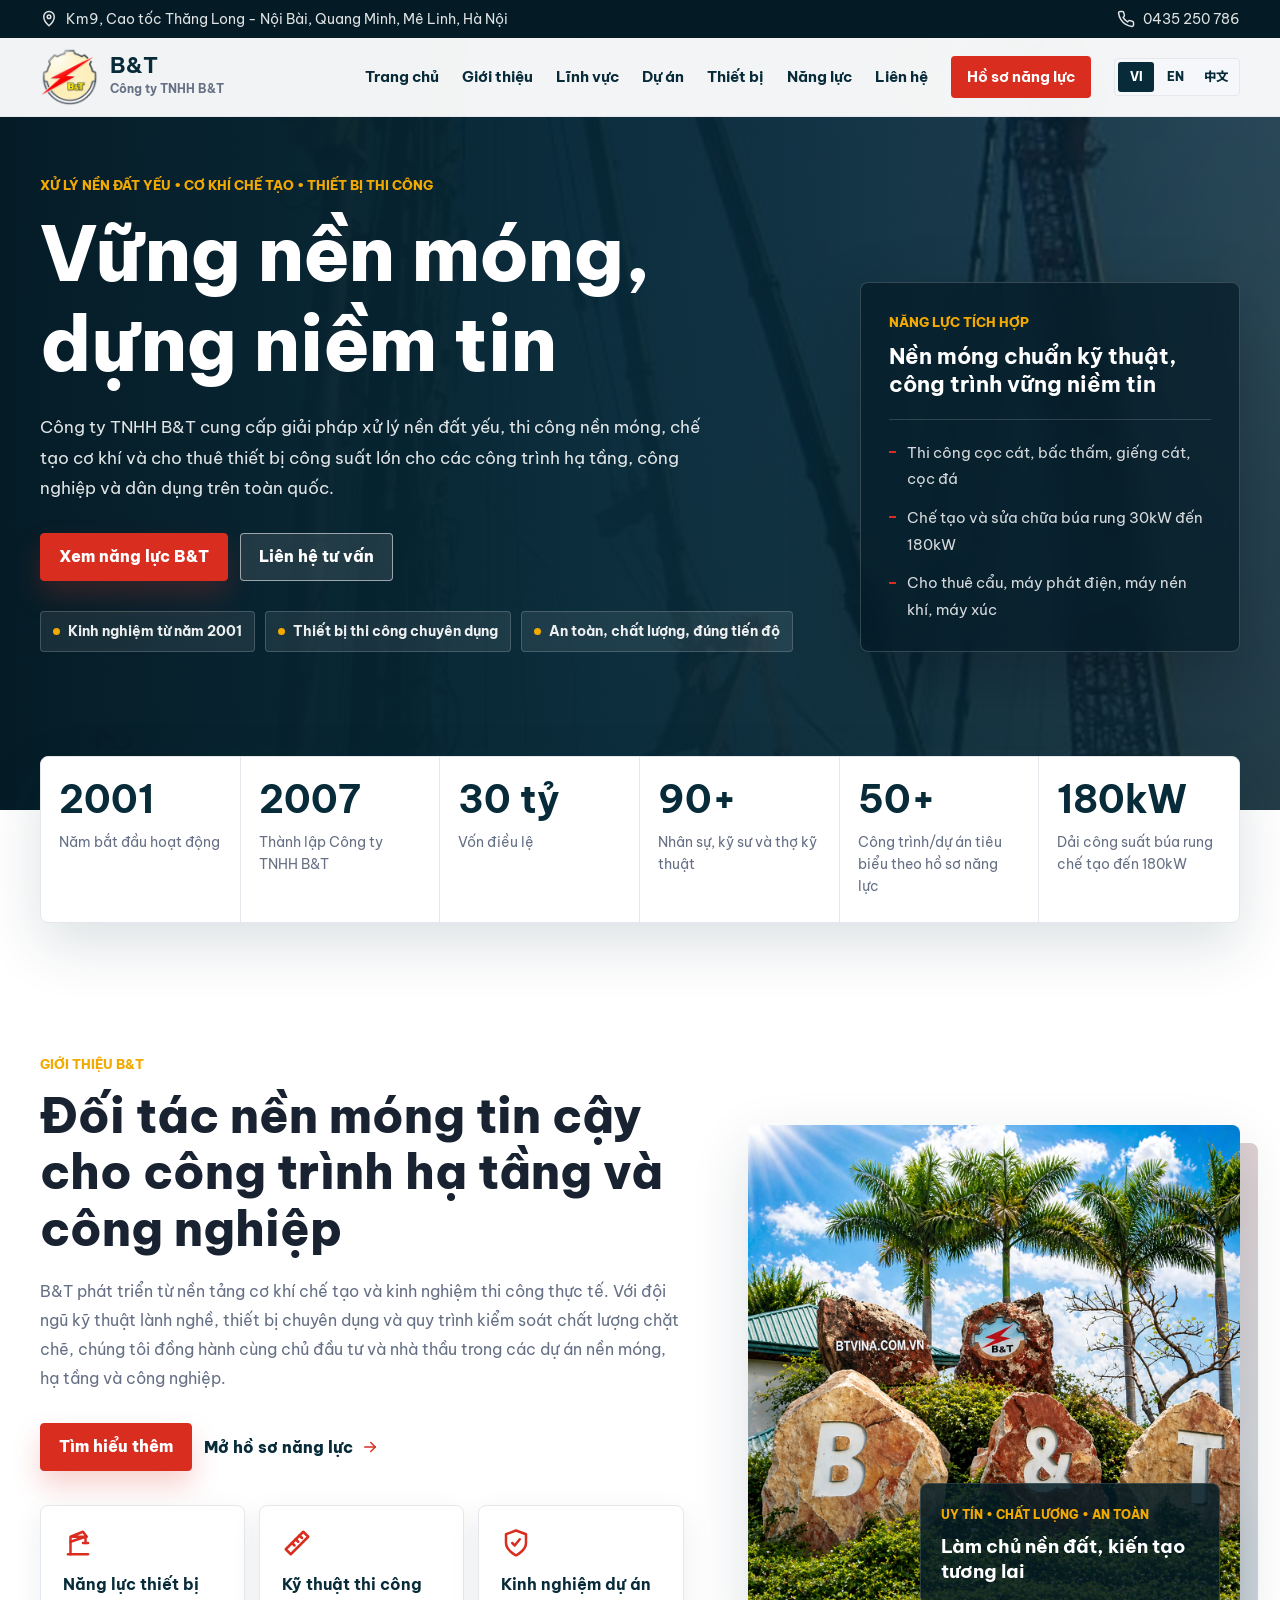
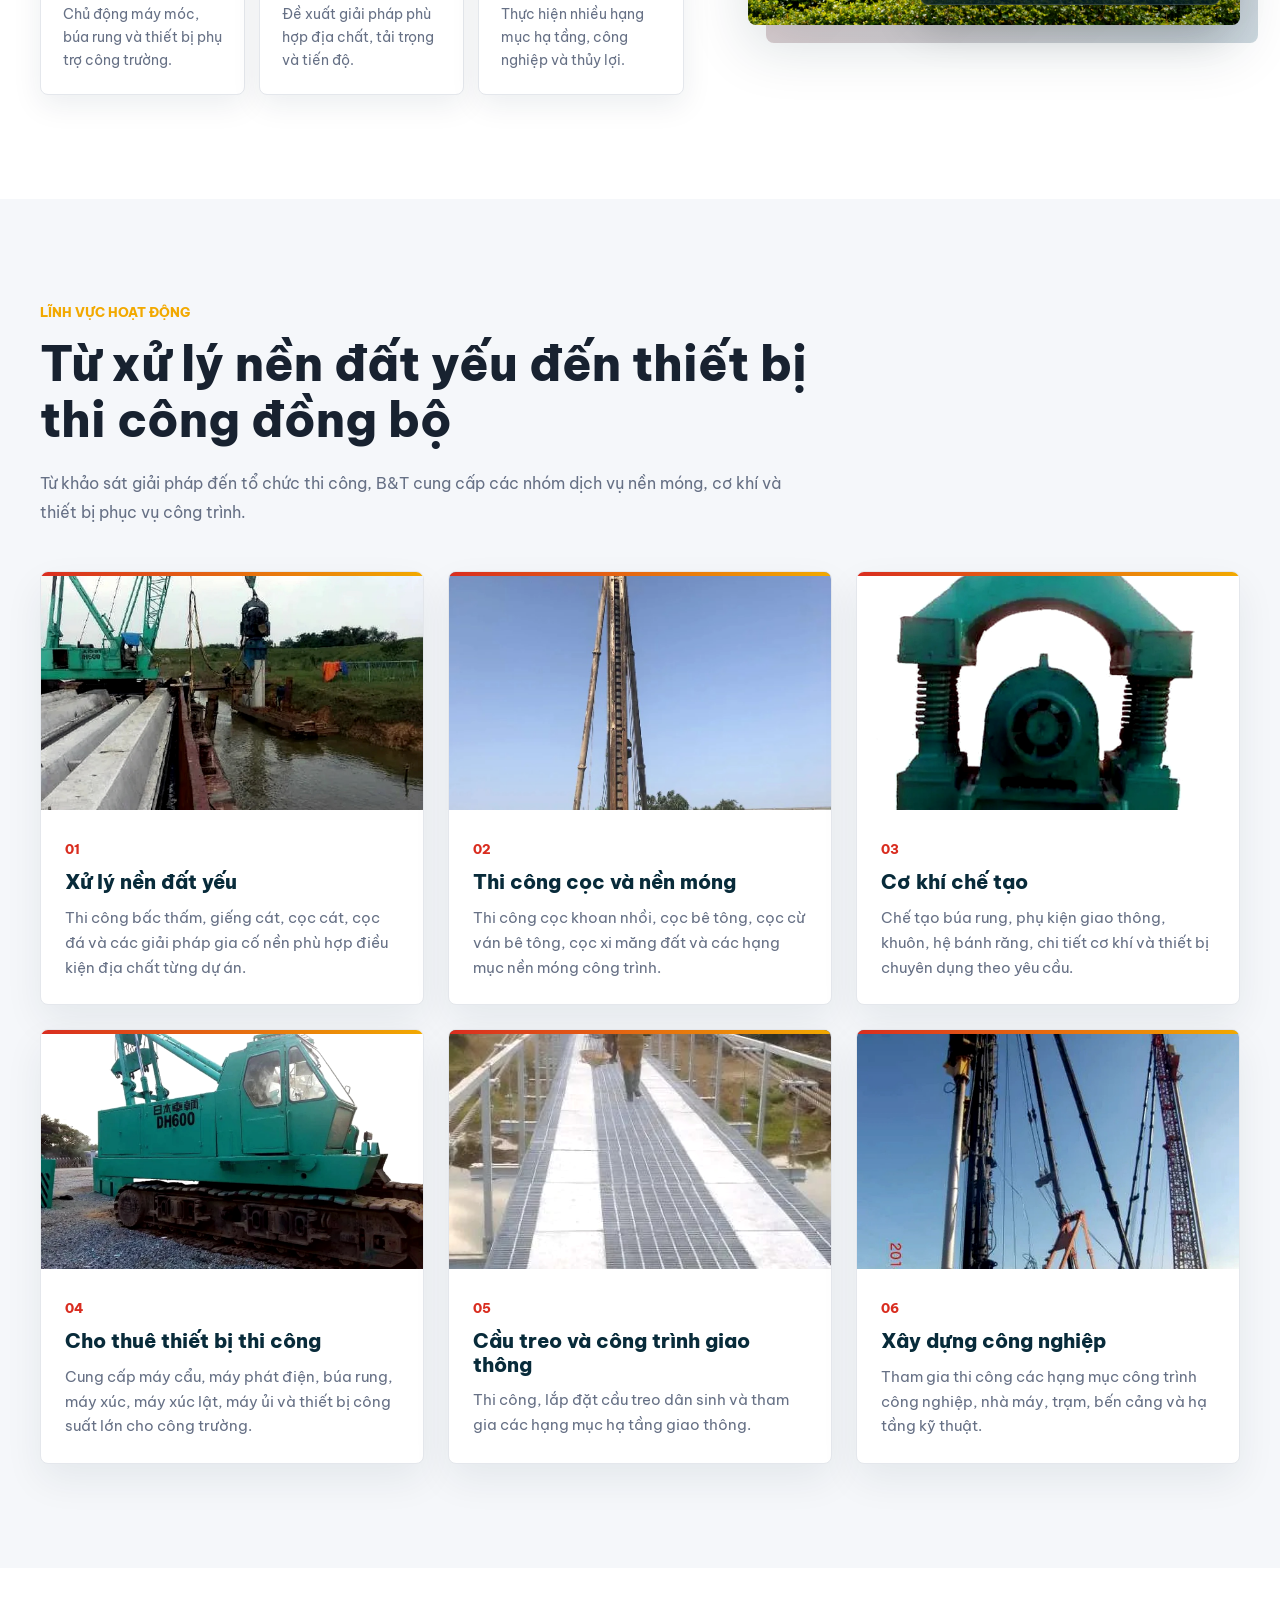
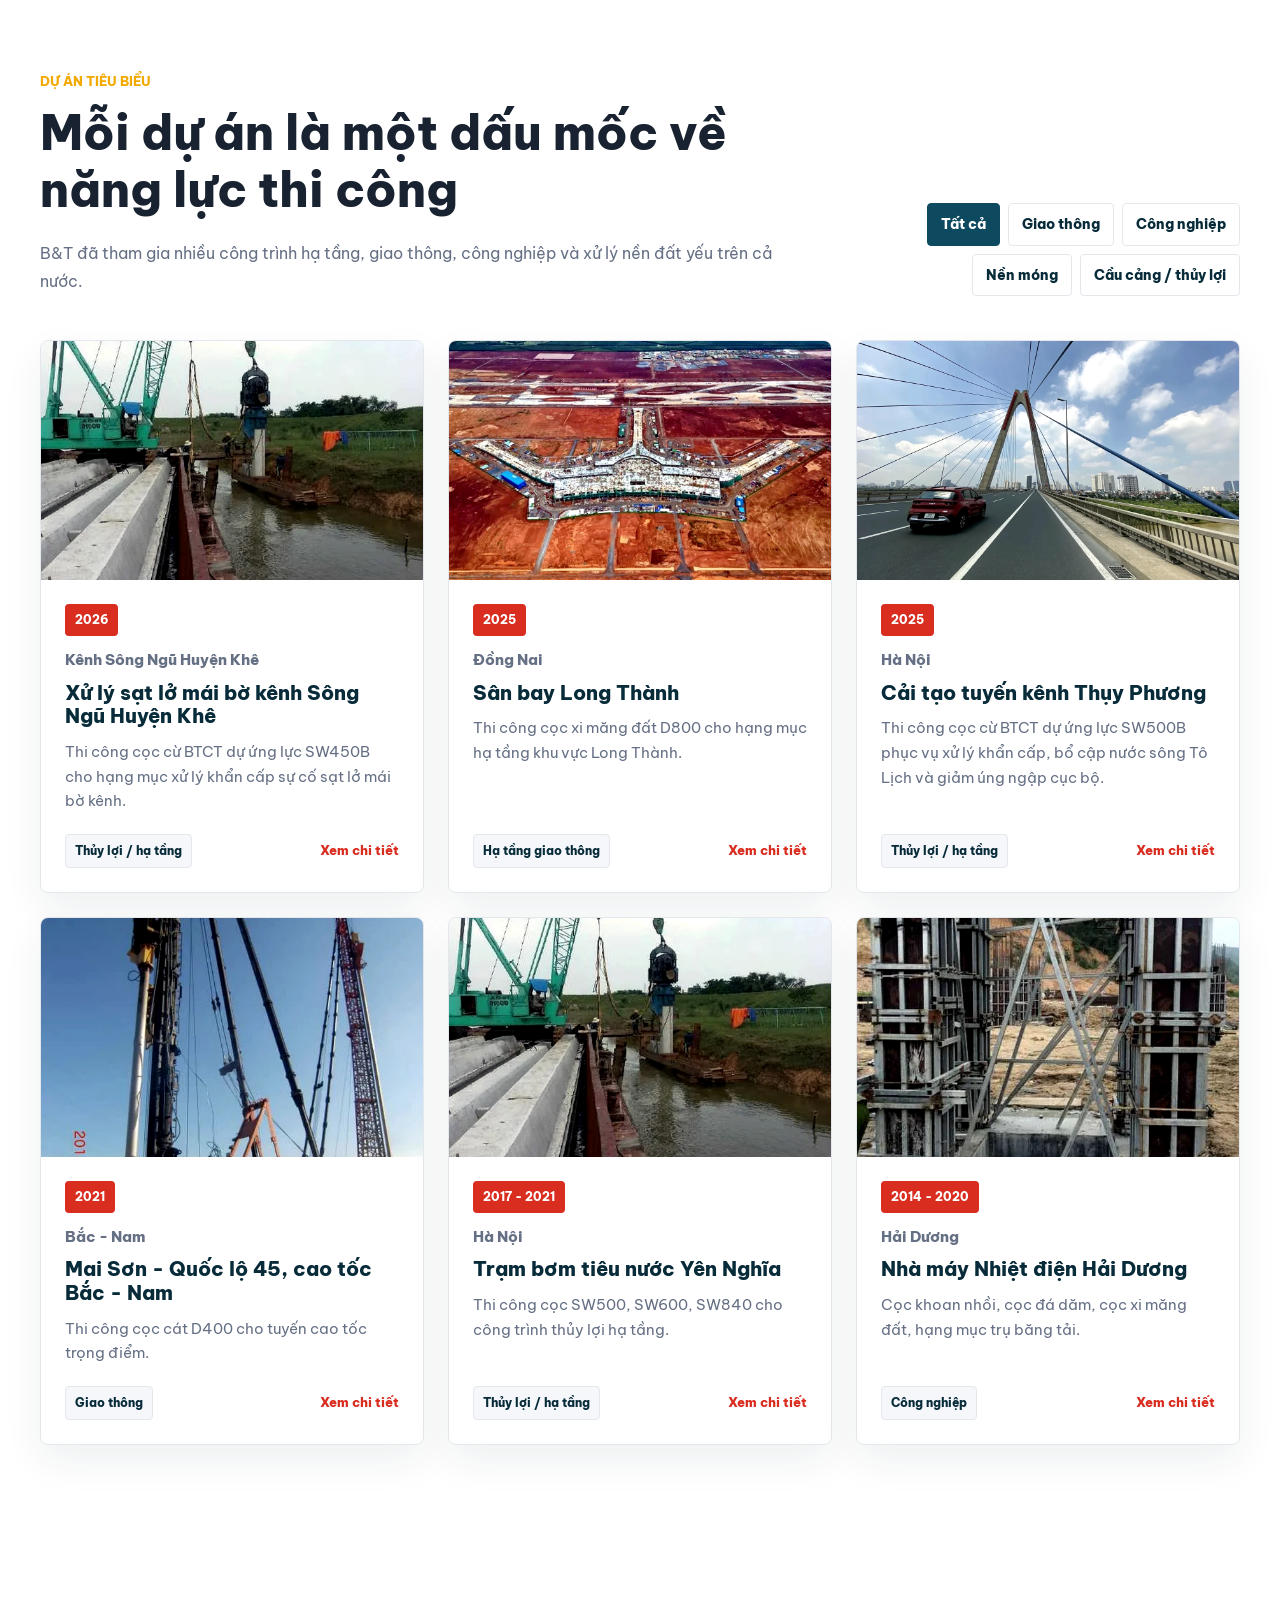
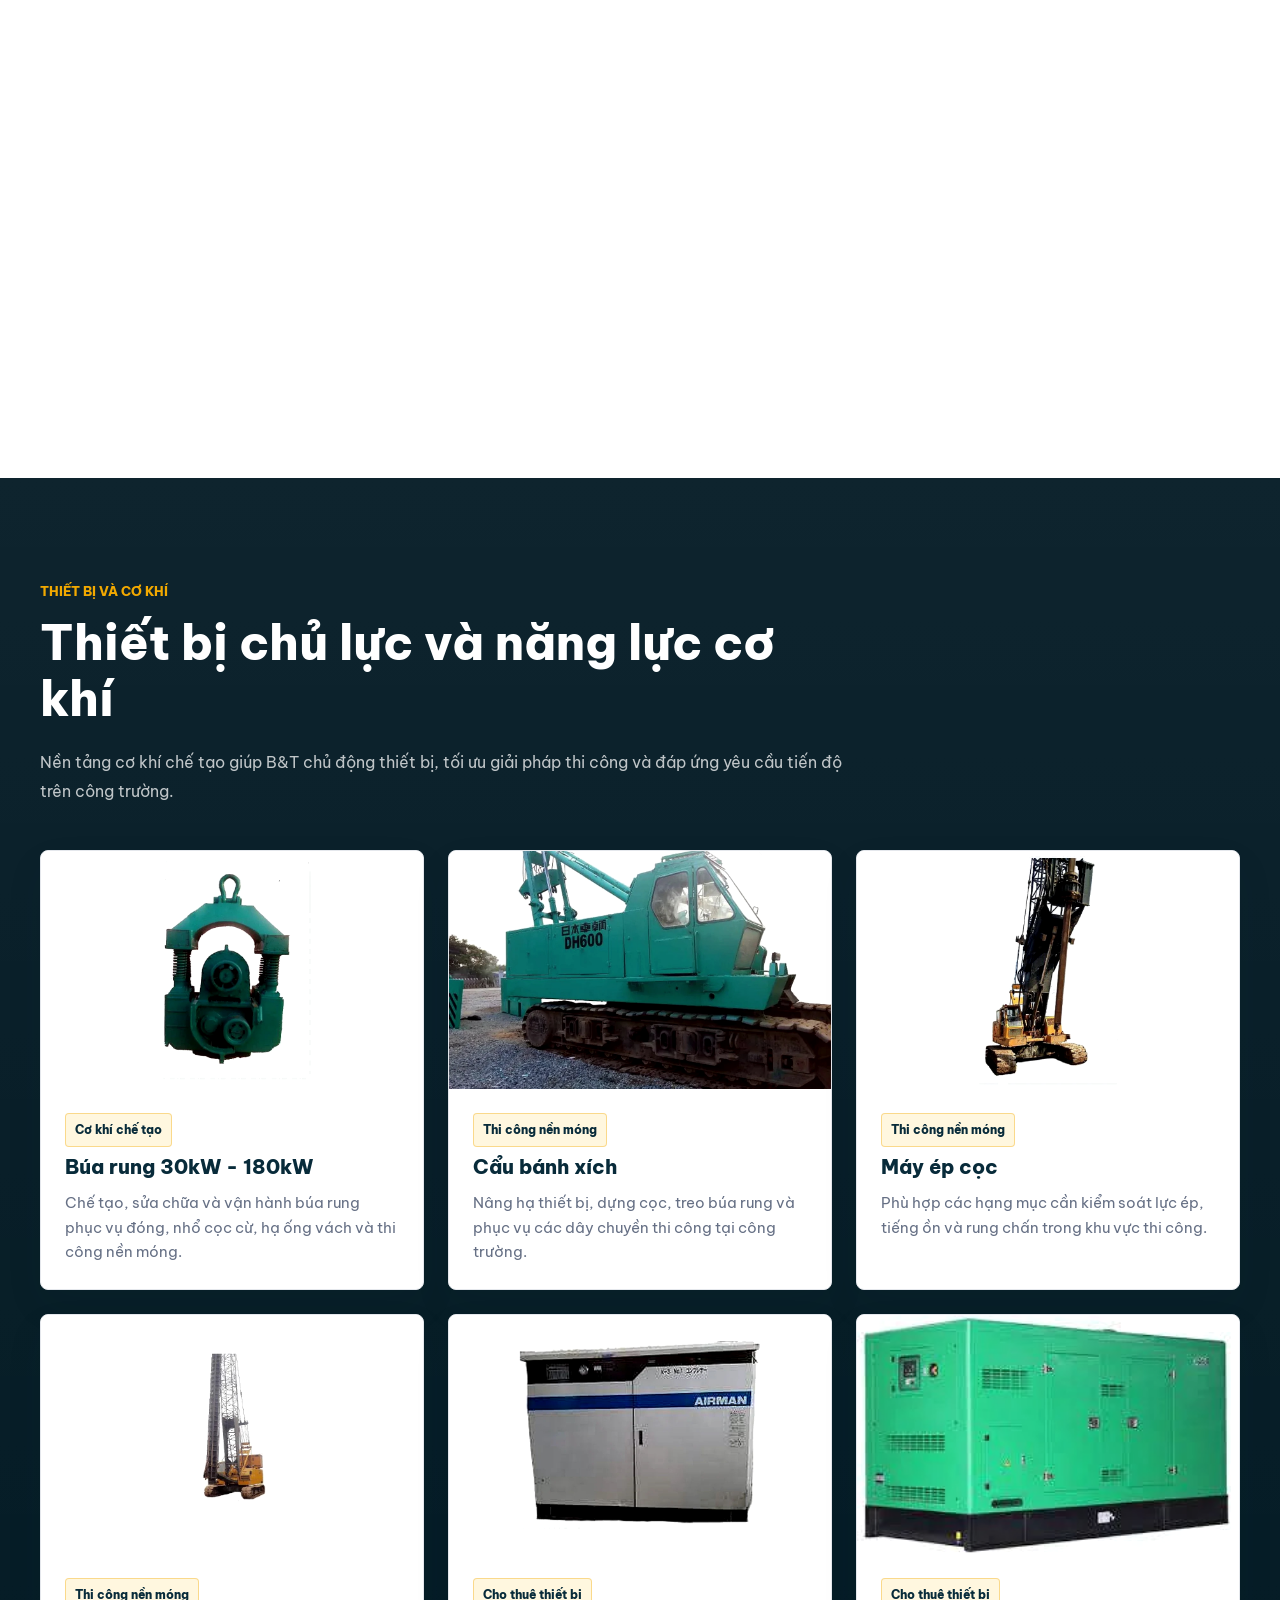
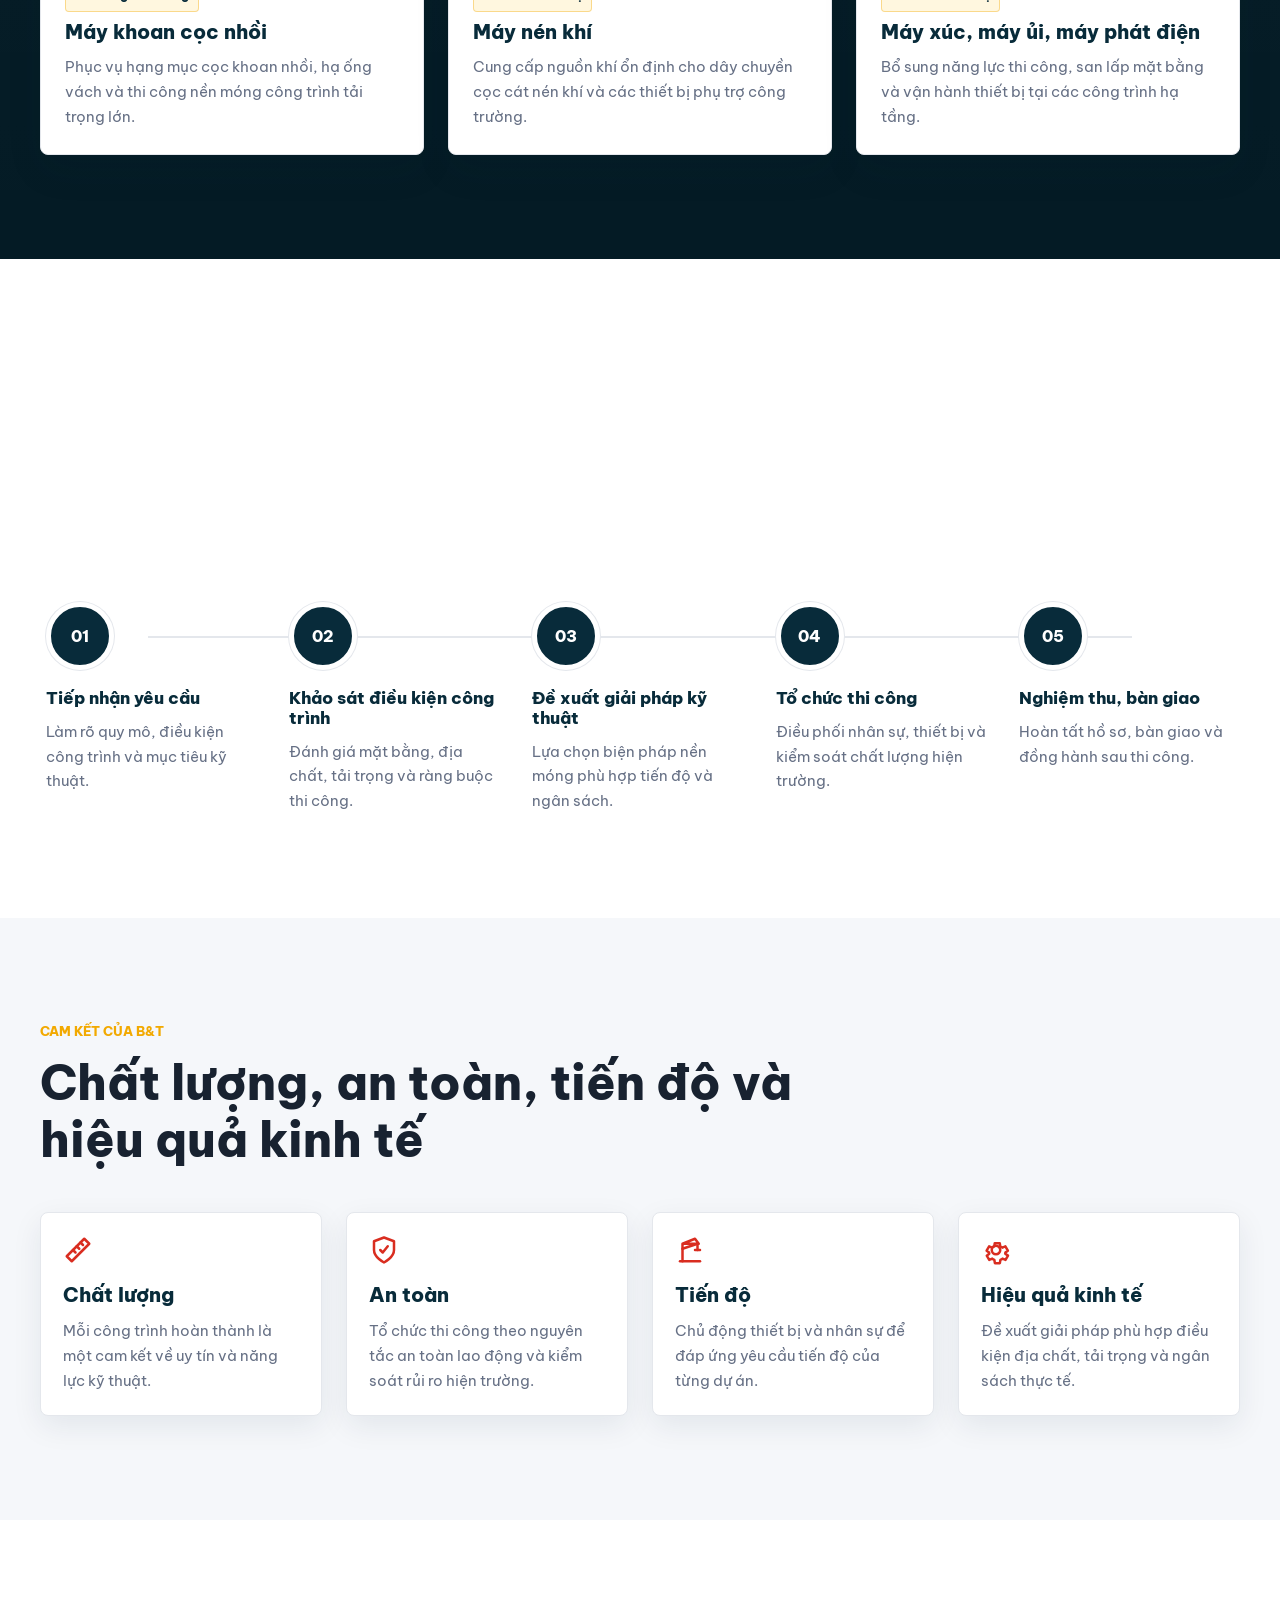
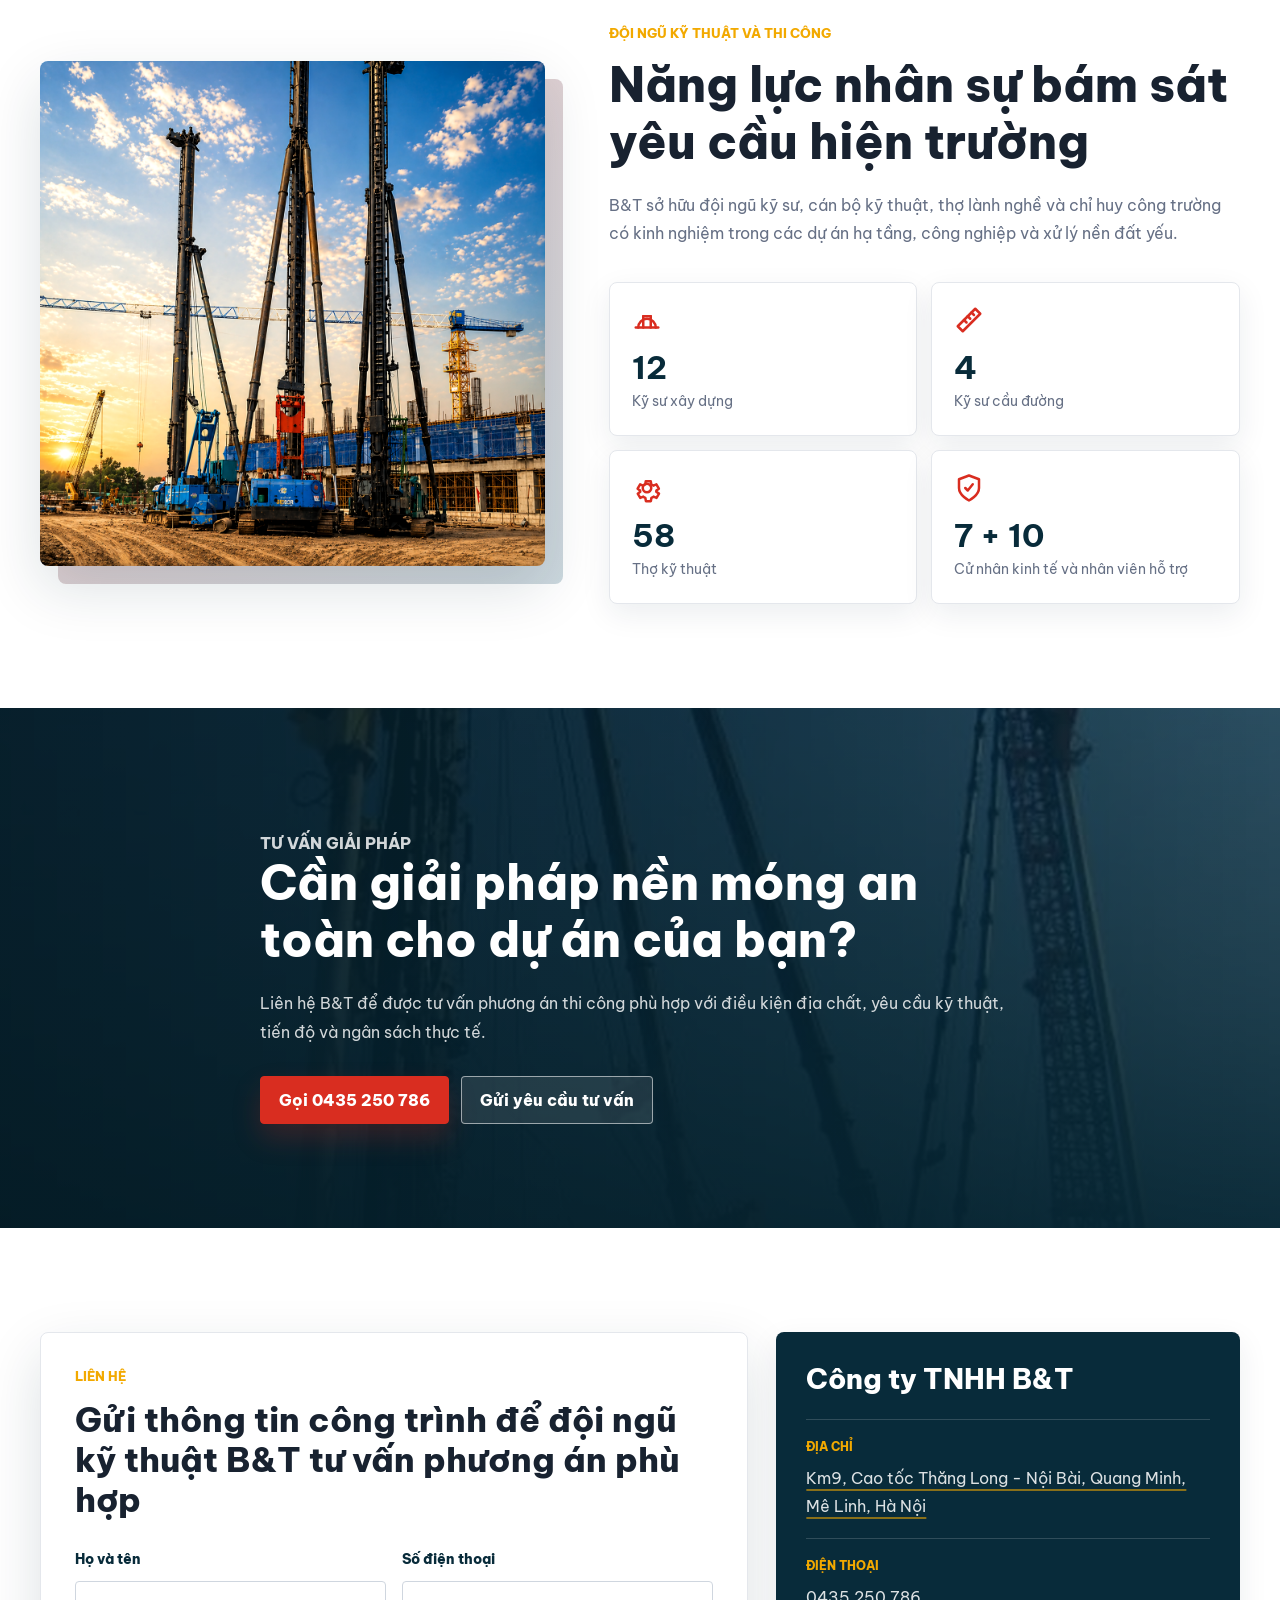
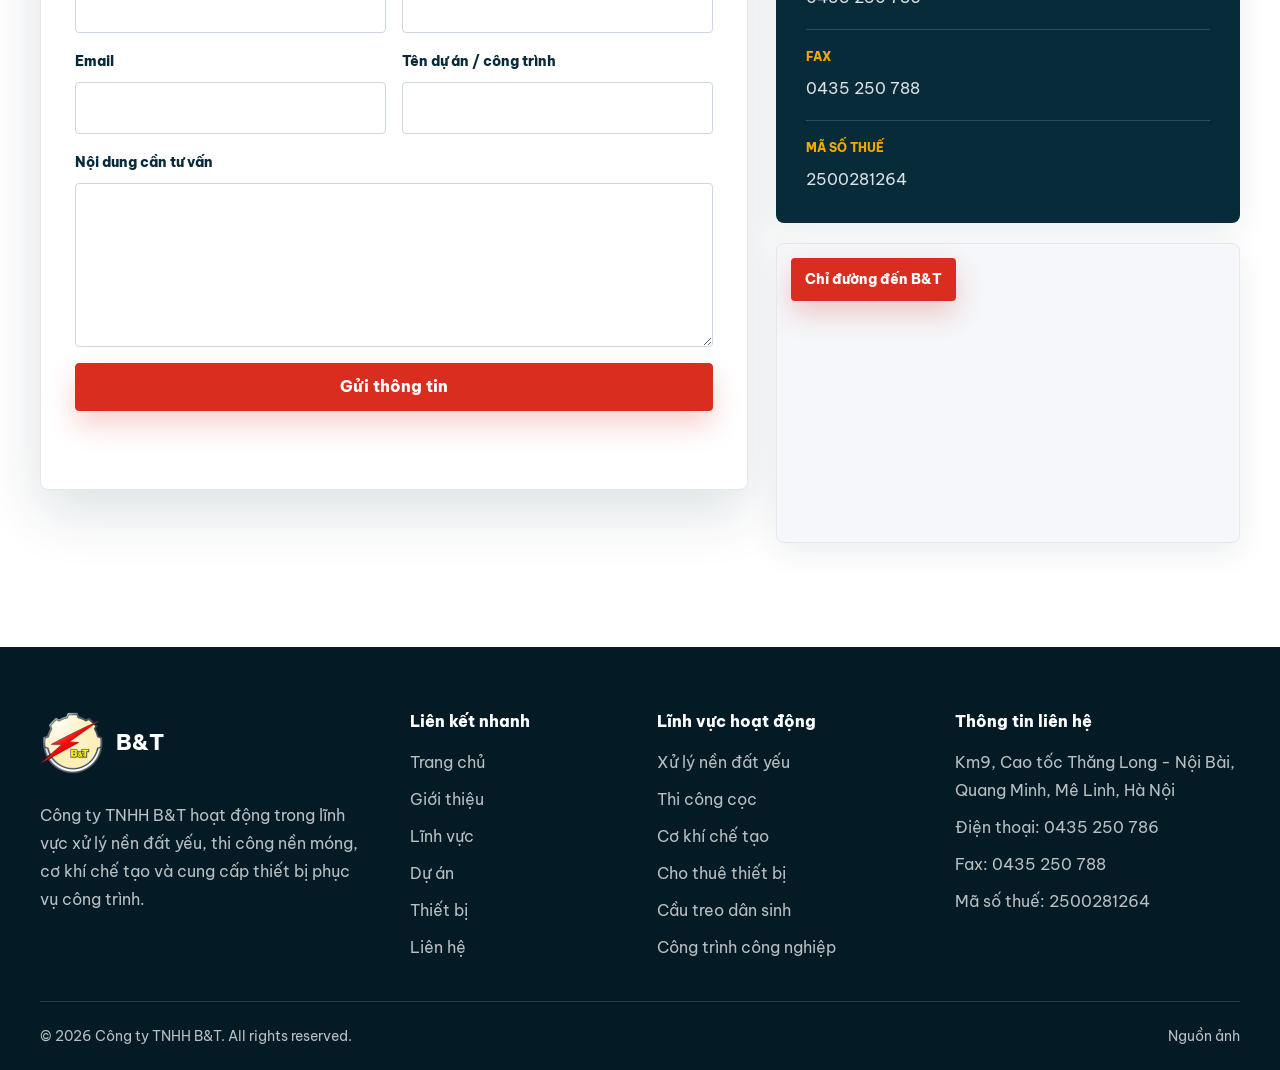
<file: index.html>
<!doctype html>
<html lang="vi">
  <head>
    <meta charset="utf-8" />
    <meta name="viewport" content="width=device-width, initial-scale=1" />
    <title>Công ty TNHH B&amp;T | Xử lý nền đất yếu, thi công nền móng và cơ khí thiết bị</title>
    <meta
      name="description"
      content="Công ty TNHH B&amp;T chuyên xử lý nền đất yếu, thi công nền móng, cọc cát, cọc khoan nhồi, cơ khí chế tạo và cho thuê thiết bị công trình."
    />
    <meta property="og:title" content="Công ty TNHH B&amp;T | Vững nền móng, dựng niềm tin" />
    <meta
      property="og:description"
      content="Giải pháp xử lý nền đất yếu, thi công nền móng, cơ khí chế tạo và thiết bị thi công cho công trình hạ tầng, công nghiệp và dân dụng."
    />
    <meta property="og:image" content="assets/images/hero-foundation.jpg" />
    <meta property="og:type" content="website" />
    <link rel="alternate" hreflang="vi" href="index.html" />
    <link rel="alternate" hreflang="en" href="index-en.html" />
    <link rel="alternate" hreflang="zh-CN" href="index-zh.html" />
    <link rel="icon" href="favicon.png" type="image/png" />
    <link rel="preload" href="assets/images/hero-foundation.jpg" as="image" />
    <link rel="preconnect" href="https://fonts.googleapis.com" />
    <link rel="preconnect" href="https://fonts.gstatic.com" crossorigin />
    <link
      href="https://fonts.googleapis.com/css2?family=Be+Vietnam+Pro:wght@400;500;600;700;800&family=Noto+Sans+SC:wght@400;500;600;700;800&display=swap"
      rel="stylesheet"
    />
    <link rel="stylesheet" href="assets/css/style.css" />
  </head>
  <body>
    <a class="skip-link" href="#main-content">Bỏ qua điều hướng</a>

    <svg class="svg-sprite" aria-hidden="true" focusable="false">
      <symbol id="icon-pin" viewBox="0 0 24 24">
        <path d="M12 21s7-6.1 7-12a7 7 0 1 0-14 0c0 5.9 7 12 7 12Z" />
        <circle cx="12" cy="9" r="2.4" />
      </symbol>
      <symbol id="icon-phone" viewBox="0 0 24 24">
        <path d="M22 16.9v3a2 2 0 0 1-2.2 2 19.7 19.7 0 0 1-8.6-3.1 19.4 19.4 0 0 1-6-6A19.7 19.7 0 0 1 2.1 4.2 2 2 0 0 1 4.1 2h3a2 2 0 0 1 2 1.7c.1 1 .4 2 .7 2.9a2 2 0 0 1-.5 2.1L8.1 9.9a16 16 0 0 0 6 6l1.2-1.2a2 2 0 0 1 2.1-.5c.9.3 1.9.6 2.9.7A2 2 0 0 1 22 16.9Z" />
      </symbol>
      <symbol id="icon-shield" viewBox="0 0 24 24">
        <path d="M12 22s8-4 8-10V5l-8-3-8 3v7c0 6 8 10 8 10Z" />
        <path d="m9 12 2 2 4-5" />
      </symbol>
      <symbol id="icon-gear" viewBox="0 0 24 24">
        <path d="M12 15.4a3.4 3.4 0 1 0 0-6.8 3.4 3.4 0 0 0 0 6.8Z" />
        <path d="M19.4 15a8.7 8.7 0 0 0 .1-1l2-1.5-2-3.4-2.4 1a8.4 8.4 0 0 0-1.7-1L15 6.5h-4l-.4 2.6c-.6.2-1.2.6-1.7 1l-2.4-1-2 3.4 2 1.5a8.7 8.7 0 0 0 .1 1l-2 1.5 2 3.4 2.4-1c.5.4 1.1.7 1.7 1l.4 2.6h4l.4-2.6c.6-.3 1.2-.6 1.7-1l2.4 1 2-3.4-2.2-1.5Z" />
      </symbol>
      <symbol id="icon-crane" viewBox="0 0 24 24">
        <path d="M4 21h16" />
        <path d="M6 21V7l10-4 3 4H6" />
        <path d="m6 11 12-4" />
        <path d="M18 7v5" />
        <path d="M16 12h4" />
      </symbol>
      <symbol id="icon-ruler" viewBox="0 0 24 24">
        <path d="m3 17 4 4L21 7l-4-4L3 17Z" />
        <path d="m14 6 2 2" />
        <path d="m11 9 2 2" />
        <path d="m8 12 2 2" />
      </symbol>
      <symbol id="icon-hardhat" viewBox="0 0 24 24">
        <path d="M3 18h18" />
        <path d="M5 18a7 7 0 0 1 14 0" />
        <path d="M9 18V9" />
        <path d="M15 18V9" />
        <path d="M9 9h6" />
      </symbol>
      <symbol id="icon-arrow" viewBox="0 0 24 24">
        <path d="M5 12h14" />
        <path d="m13 6 6 6-6 6" />
      </symbol>
    </svg>

    <header class="site-header" data-header>
      <div class="top-bar">
        <div class="container top-bar__inner">
          <a
            href="https://www.google.com/maps/dir/?api=1&destination=21.1800611,105.7810408&travelmode=driving"
            target="_blank"
            rel="noopener"
            aria-label="Chỉ đường đến Công ty TNHH B&T trên Google Maps"
          >
            <svg aria-hidden="true"><use href="#icon-pin"></use></svg>
            Km9, Cao tốc Thăng Long - Nội Bài, Quang Minh, Mê Linh, Hà Nội
          </a>
          <a href="tel:0435250786">
            <svg aria-hidden="true"><use href="#icon-phone"></use></svg>
            0435 250 786
          </a>
        </div>
      </div>
      <nav class="nav-shell" aria-label="Điều hướng chính">
        <div class="container nav-shell__inner">
          <a class="brand" href="#home" aria-label="B&T trang chủ">
            <img class="brand__logo" src="assets/images/logo-bt.png" alt="Logo Công ty TNHH B&amp;T" />
            <span>
              <strong>B&amp;T</strong>
              <small>Công ty TNHH B&amp;T</small>
            </span>
          </a>

          <button
            class="nav-toggle"
            type="button"
            aria-label="Mở menu"
            data-label-open="Mở menu"
            data-label-close="Đóng menu"
            aria-expanded="false"
            aria-controls="main-menu"
            data-nav-toggle
          >
            <span></span>
            <span></span>
            <span></span>
          </button>

          <div class="main-menu" id="main-menu" data-menu>
            <a href="#home">Trang chủ</a>
            <a href="#about">Giới thiệu</a>
            <a href="#services">Lĩnh vực</a>
            <a href="#projects">Dự án</a>
            <a href="#equipment">Thiết bị</a>
            <a href="#capacity">Năng lực</a>
            <a href="#contact">Liên hệ</a>
            <a class="nav-cta" href="assets/hsnl.pdf" target="_blank" rel="noopener">Hồ sơ năng lực</a>
            <div class="language-switcher" aria-label="Chọn ngôn ngữ">
              <a class="is-active" href="index.html" aria-current="page">VI</a>
              <a href="index-en.html">EN</a>
              <a href="index-zh.html">中文</a>
            </div>
          </div>
        </div>
      </nav>
    </header>

    <main id="main-content">
      <section class="hero-section" id="home" aria-label="B&T xử lý nền móng">
        <img
          class="hero-section__image"
          src="assets/images/hero-foundation.jpg"
          alt="Thiết bị thi công nền móng trên công trường hạ tầng"
        />
        <div class="hero-section__overlay"></div>
        <div class="container hero-grid">
          <div class="hero-copy reveal">
            <p class="eyebrow">Xử lý nền đất yếu • Cơ khí chế tạo • Thiết bị thi công</p>
            <h1>Vững nền móng, dựng niềm tin</h1>
            <p class="hero-lead">
              Công ty TNHH B&amp;T cung cấp giải pháp xử lý nền đất yếu, thi công nền móng,
              chế tạo cơ khí và cho thuê thiết bị công suất lớn cho các công trình hạ tầng,
              công nghiệp và dân dụng trên toàn quốc.
            </p>
            <div class="hero-actions">
              <a class="button button--primary" href="#capacity">Xem năng lực B&amp;T</a>
              <a class="button button--light" href="#contact">Liên hệ tư vấn</a>
            </div>
            <ul class="hero-points" aria-label="Điểm nổi bật của B&T">
              <li>Kinh nghiệm từ năm 2001</li>
              <li>Thiết bị thi công chuyên dụng</li>
              <li>An toàn, chất lượng, đúng tiến độ</li>
            </ul>
          </div>

          <aside class="hero-panel reveal" aria-label="Năng lực nổi bật">
            <p>Năng lực tích hợp</p>
            <strong>Nền móng chuẩn kỹ thuật, công trình vững niềm tin</strong>
            <ul>
              <li>Thi công cọc cát, bấc thấm, giếng cát, cọc đá</li>
              <li>Chế tạo và sửa chữa búa rung 30kW đến 180kW</li>
              <li>Cho thuê cẩu, máy phát điện, máy nén khí, máy xúc</li>
            </ul>
          </aside>
        </div>
      </section>

      <section class="stats-section" aria-label="Số liệu năng lực B&T">
        <div class="container stats-card reveal">
          <article>
            <strong><span data-counter-target="2001">2001</span></strong>
            <p>Năm bắt đầu hoạt động</p>
          </article>
          <article>
            <strong><span data-counter-target="2007">2007</span></strong>
            <p>Thành lập Công ty TNHH B&amp;T</p>
          </article>
          <article>
            <strong><span data-counter-target="30">30</span> tỷ</strong>
            <p>Vốn điều lệ</p>
          </article>
          <article>
            <strong><span data-counter-target="90">90</span>+</strong>
            <p>Nhân sự, kỹ sư và thợ kỹ thuật</p>
          </article>
          <article>
            <strong><span data-counter-target="50">50</span>+</strong>
            <p>Công trình/dự án tiêu biểu theo hồ sơ năng lực</p>
          </article>
          <article>
            <strong><span data-counter-target="180">180</span>kW</strong>
            <p>Dải công suất búa rung chế tạo đến 180kW</p>
          </article>
        </div>
      </section>

      <section class="section about-section" id="about">
        <div class="container two-column">
          <div class="section-copy reveal">
            <p class="eyebrow">Giới thiệu B&amp;T</p>
            <h2>Đối tác nền móng tin cậy cho công trình hạ tầng và công nghiệp</h2>
            <p>
              B&amp;T phát triển từ nền tảng cơ khí chế tạo và kinh nghiệm thi công thực tế.
              Với đội ngũ kỹ thuật lành nghề, thiết bị chuyên dụng và quy trình kiểm soát
              chất lượng chặt chẽ, chúng tôi đồng hành cùng chủ đầu tư và nhà thầu trong
              các dự án nền móng, hạ tầng và công nghiệp.
            </p>
            <div class="about-actions">
              <a class="button button--primary" href="#services">Tìm hiểu thêm</a>
              <a class="text-link" href="assets/hsnl.pdf" target="_blank" rel="noopener">
                Mở hồ sơ năng lực
                <svg aria-hidden="true"><use href="#icon-arrow"></use></svg>
              </a>
            </div>
            <div class="about-capabilities" aria-label="Năng lực chính">
              <article>
                <svg aria-hidden="true"><use href="#icon-crane"></use></svg>
                <strong>Năng lực thiết bị</strong>
                <span>Chủ động máy móc, búa rung và thiết bị phụ trợ công trường.</span>
              </article>
              <article>
                <svg aria-hidden="true"><use href="#icon-ruler"></use></svg>
                <strong>Kỹ thuật thi công</strong>
                <span>Đề xuất giải pháp phù hợp địa chất, tải trọng và tiến độ.</span>
              </article>
              <article>
                <svg aria-hidden="true"><use href="#icon-shield"></use></svg>
                <strong>Kinh nghiệm dự án</strong>
                <span>Thực hiện nhiều hạng mục hạ tầng, công nghiệp và thủy lợi.</span>
              </article>
            </div>
          </div>

          <div class="image-proof reveal">
            <img
              src="assets/images/about-bt.png"
              alt="Khuôn viên nhận diện B&T với biểu tượng công ty"
            />
            <div class="proof-card">
              <span>Uy tín • Chất lượng • An toàn</span>
              <strong>Làm chủ nền đất, kiến tạo tương lai</strong>
            </div>
          </div>
        </div>
      </section>

      <section class="section section--light services-section" id="services">
        <div class="container">
          <div class="section-heading reveal">
            <p class="eyebrow">Lĩnh vực hoạt động</p>
            <h2>Từ xử lý nền đất yếu đến thiết bị thi công đồng bộ</h2>
            <p>
              Từ khảo sát giải pháp đến tổ chức thi công, B&amp;T cung cấp các nhóm dịch vụ
              nền móng, cơ khí và thiết bị phục vụ công trình.
            </p>
          </div>

          <div class="service-grid">
            <article class="service-card reveal">
              <img src="assets/images/services/ground-treatment.jpg" alt="Thi công xử lý nền đất yếu bằng thiết bị chuyên dụng" />
              <div class="service-card__body">
                <span>01</span>
                <h3>Xử lý nền đất yếu</h3>
                <p>Thi công bấc thấm, giếng cát, cọc cát, cọc đá và các giải pháp gia cố nền phù hợp điều kiện địa chất từng dự án.</p>
              </div>
            </article>
            <article class="service-card reveal">
              <img src="assets/images/services/bored-pile.jpg" alt="Máy khoan và thiết bị thi công cọc nền móng" />
              <div class="service-card__body">
                <span>02</span>
                <h3>Thi công cọc và nền móng</h3>
                <p>Thi công cọc khoan nhồi, cọc bê tông, cọc cừ ván bê tông, cọc xi măng đất và các hạng mục nền móng công trình.</p>
              </div>
            </article>
            <article class="service-card reveal">
              <img src="assets/images/services/mechanical-fabrication.jpg" alt="Búa rung và cụm cơ khí chế tạo phục vụ thi công nền móng" />
              <div class="service-card__body">
                <span>03</span>
                <h3>Cơ khí chế tạo</h3>
                <p>Chế tạo búa rung, phụ kiện giao thông, khuôn, hệ bánh răng, chi tiết cơ khí và thiết bị chuyên dụng theo yêu cầu.</p>
              </div>
            </article>
            <article class="service-card reveal">
              <img src="assets/images/services/equipment-rental.jpg" alt="Cẩu bánh xích phục vụ cho thuê thiết bị thi công" />
              <div class="service-card__body">
                <span>04</span>
                <h3>Cho thuê thiết bị thi công</h3>
                <p>Cung cấp máy cẩu, máy phát điện, búa rung, máy xúc, máy xúc lật, máy ủi và thiết bị công suất lớn cho công trường.</p>
              </div>
            </article>
            <article class="service-card reveal">
              <img src="assets/images/services/suspension-bridge.jpg" alt="Cầu treo dân sinh trong hạng mục giao thông" />
              <div class="service-card__body">
                <span>05</span>
                <h3>Cầu treo và công trình giao thông</h3>
                <p>Thi công, lắp đặt cầu treo dân sinh và tham gia các hạng mục hạ tầng giao thông.</p>
              </div>
            </article>
            <article class="service-card reveal">
              <img src="assets/images/services/sand-drain.jpg" alt="Thiết bị thi công cọc cát và nền móng công nghiệp" />
              <div class="service-card__body">
                <span>06</span>
                <h3>Xây dựng công nghiệp</h3>
                <p>Tham gia thi công các hạng mục công trình công nghiệp, nhà máy, trạm, bến cảng và hạ tầng kỹ thuật.</p>
              </div>
            </article>
          </div>
        </div>
      </section>

      <section class="section projects-section" id="projects">
        <div class="container">
          <div class="section-heading section-heading--row reveal">
            <div>
              <p class="eyebrow">Dự án tiêu biểu</p>
              <h2>Mỗi dự án là một dấu mốc về năng lực thi công</h2>
              <p>
                B&amp;T đã tham gia nhiều công trình hạ tầng, giao thông, công nghiệp và xử lý
                nền đất yếu trên cả nước.
              </p>
            </div>
            <div class="project-filters" aria-label="Lọc dự án">
              <button type="button" class="is-active" data-filter="all">Tất cả</button>
              <button type="button" data-filter="transport">Giao thông</button>
              <button type="button" data-filter="industrial">Công nghiệp</button>
              <button type="button" data-filter="foundation">Nền móng</button>
              <button type="button" data-filter="water">Cầu cảng / thủy lợi</button>
            </div>
          </div>

          <div class="project-grid" data-project-grid>
            <article class="project-card reveal" data-category="water foundation">
              <img src="assets/images/projects/ngu-huyen-khe-canal.jpg" alt="Thi công cọc cừ và xử lý sạt lở mái bờ kênh" />
              <div class="project-card__body">
                <span class="project-year">2026</span>
                <p class="project-location">Kênh Sông Ngũ Huyện Khê</p>
                <h3>Xử lý sạt lở mái bờ kênh Sông Ngũ Huyện Khê</h3>
                <p>Thi công cọc cừ BTCT dự ứng lực SW450B cho hạng mục xử lý khẩn cấp sự cố sạt lở mái bờ kênh.</p>
                <div class="project-card__footer">
                  <span>Thủy lợi / hạ tầng</span>
                  <a href="#contact">Xem chi tiết</a>
                </div>
              </div>
            </article>
            <article class="project-card reveal" data-category="transport foundation">
              <img src="assets/images/projects/long-thanh-airport.jpg" alt="Ảnh minh họa hạ tầng Sân bay Long Thành tại Đồng Nai" />
              <div class="project-card__body">
                <span class="project-year">2025</span>
                <p class="project-location">Đồng Nai</p>
                <h3>Sân bay Long Thành</h3>
                <p>Thi công cọc xi măng đất D800 cho hạng mục hạ tầng khu vực Long Thành.</p>
                <div class="project-card__footer">
                  <span>Hạ tầng giao thông</span>
                  <a href="#contact">Xem chi tiết</a>
                </div>
              </div>
            </article>
            <article class="project-card reveal" data-category="water foundation">
              <img src="assets/images/projects/thuy-phuong-canal.jpg" alt="Thi công cọc cừ bê tông dự ứng lực cho tuyến kênh hạ tầng đô thị" />
              <div class="project-card__body">
                <span class="project-year">2025</span>
                <p class="project-location">Hà Nội</p>
                <h3>Cải tạo tuyến kênh Thụy Phương</h3>
                <p>Thi công cọc cừ BTCT dự ứng lực SW500B phục vụ xử lý khẩn cấp, bổ cập nước sông Tô Lịch và giảm úng ngập cục bộ.</p>
                <div class="project-card__footer">
                  <span>Thủy lợi / hạ tầng</span>
                  <a href="#contact">Xem chi tiết</a>
                </div>
              </div>
            </article>
            <article class="project-card reveal" data-category="transport foundation">
              <img src="assets/images/projects/mai-son-ql45.jpg" alt="Thiết bị thi công cọc cát tại công trường cao tốc" />
              <div class="project-card__body">
                <span class="project-year">2021</span>
                <p class="project-location">Bắc - Nam</p>
                <h3>Mai Sơn - Quốc lộ 45, cao tốc Bắc - Nam</h3>
                <p>Thi công cọc cát D400 cho tuyến cao tốc trọng điểm.</p>
                <div class="project-card__footer">
                  <span>Giao thông</span>
                  <a href="#contact">Xem chi tiết</a>
                </div>
              </div>
            </article>
            <article class="project-card reveal" data-category="water foundation">
              <img src="assets/images/projects/yen-nghia-pump.jpg" alt="Thi công cọc cừ và nền móng khu vực thủy lợi" />
              <div class="project-card__body">
                <span class="project-year">2017 - 2021</span>
                <p class="project-location">Hà Nội</p>
                <h3>Trạm bơm tiêu nước Yên Nghĩa</h3>
                <p>Thi công cọc SW500, SW600, SW840 cho công trình thủy lợi hạ tầng.</p>
                <div class="project-card__footer">
                  <span>Thủy lợi / hạ tầng</span>
                  <a href="#contact">Xem chi tiết</a>
                </div>
              </div>
            </article>
            <article class="project-card reveal" data-category="industrial foundation">
              <img src="assets/images/projects/hai-duong-power.jpg" alt="Công trường nền móng nhà máy nhiệt điện Hải Dương" />
              <div class="project-card__body">
                <span class="project-year">2014 - 2020</span>
                <p class="project-location">Hải Dương</p>
                <h3>Nhà máy Nhiệt điện Hải Dương</h3>
                <p>Cọc khoan nhồi, cọc đá dăm, cọc xi măng đất, hạng mục trụ băng tải.</p>
                <div class="project-card__footer">
                  <span>Công nghiệp</span>
                  <a href="#contact">Xem chi tiết</a>
                </div>
              </div>
            </article>
            <article class="project-card reveal" data-category="transport foundation">
              <img src="assets/images/projects/da-nang-quang-ngai.jpg" alt="Đường cao tốc Đà Nẵng - Quảng Ngãi" />
              <div class="project-card__body">
                <span class="project-year">2014 - 2016</span>
                <p class="project-location">Miền Trung</p>
                <h3>Đường cao tốc Đà Nẵng - Quảng Ngãi</h3>
                <p>Thi công cọc cát D400, cọc cát nén khí.</p>
                <div class="project-card__footer">
                  <span>Giao thông</span>
                  <a href="#contact">Xem chi tiết</a>
                </div>
              </div>
            </article>
            <article class="project-card reveal" data-category="industrial foundation">
              <img src="assets/images/projects/thang-long-power.jpg" alt="Ảnh minh họa đóng cọc và xử lý nền móng nhà máy công nghiệp" />
              <div class="project-card__body">
                <span class="project-year">2014 - 2015</span>
                <p class="project-location">Quảng Ninh</p>
                <h3>Nhà máy Nhiệt điện Thăng Long</h3>
                <p>Đóng cọc PHC, cọc đá dăm cho hạng mục nền móng công nghiệp.</p>
                <div class="project-card__footer">
                  <span>Công nghiệp</span>
                  <a href="#contact">Xem chi tiết</a>
                </div>
              </div>
            </article>
            <article class="project-card reveal" data-category="transport foundation">
              <img src="assets/images/projects/ql3.jpg" alt="Ảnh minh họa thiết bị thi công xử lý nền đất yếu tại dự án giao thông" />
              <div class="project-card__body">
                <span class="project-year">2011 - 2013</span>
                <p class="project-location">Hạ tầng giao thông</p>
                <h3>Dự án xây dựng Quốc lộ 3 mới</h3>
                <p>Thi công cọc cát, cọc bấc thấm, xử lý nền đất yếu.</p>
                <div class="project-card__footer">
                  <span>Giao thông</span>
                  <a href="#contact">Xem chi tiết</a>
                </div>
              </div>
            </article>
          </div>
        </div>
      </section>

      <section class="section section--dark equipment-section" id="equipment">
        <div class="container">
          <div class="section-heading reveal">
            <p class="eyebrow">Thiết bị và cơ khí</p>
            <h2>Thiết bị chủ lực và năng lực cơ khí</h2>
            <p>
              Nền tảng cơ khí chế tạo giúp B&amp;T chủ động thiết bị, tối ưu giải pháp thi công
              và đáp ứng yêu cầu tiến độ trên công trường.
            </p>
          </div>

          <div class="equipment-grid">
            <article class="equipment-card reveal">
              <img src="assets/images/equipment/vibro-hammer.jpg" alt="Búa rung phục vụ thi công cọc cừ và nền móng" />
              <div>
                <span class="badge">Cơ khí chế tạo</span>
                <h3>Búa rung 30kW - 180kW</h3>
                <p>Chế tạo, sửa chữa và vận hành búa rung phục vụ đóng, nhổ cọc cừ, hạ ống vách và thi công nền móng.</p>
              </div>
            </article>
            <article class="equipment-card reveal">
              <img src="assets/images/equipment/crawler-crane.jpg" alt="Cẩu bánh xích phục vụ nâng hạ thiết bị thi công nền móng" />
              <div>
                <span class="badge">Thi công nền móng</span>
                <h3>Cẩu bánh xích</h3>
                <p>Nâng hạ thiết bị, dựng cọc, treo búa rung và phục vụ các dây chuyền thi công tại công trường.</p>
              </div>
            </article>
            <article class="equipment-card reveal">
              <img src="assets/images/equipment/static-piler.jpg" alt="Máy ép cọc tĩnh phục vụ thi công nền móng" />
              <div>
                <span class="badge">Thi công nền móng</span>
                <h3>Máy ép cọc</h3>
                <p>Phù hợp các hạng mục cần kiểm soát lực ép, tiếng ồn và rung chấn trong khu vực thi công.</p>
              </div>
            </article>
            <article class="equipment-card reveal">
              <img src="assets/images/equipment/bored-pile-rig.jpg" alt="Máy khoan cọc nhồi trong danh mục thiết bị nền móng" />
              <div>
                <span class="badge">Thi công nền móng</span>
                <h3>Máy khoan cọc nhồi</h3>
                <p>Phục vụ hạng mục cọc khoan nhồi, hạ ống vách và thi công nền móng công trình tải trọng lớn.</p>
              </div>
            </article>
            <article class="equipment-card reveal">
              <img src="assets/images/equipment/air-compressor.jpg" alt="Máy nén khí phục vụ dây chuyền thi công cọc cát" />
              <div>
                <span class="badge">Cho thuê thiết bị</span>
                <h3>Máy nén khí</h3>
                <p>Cung cấp nguồn khí ổn định cho dây chuyền cọc cát nén khí và các thiết bị phụ trợ công trường.</p>
              </div>
            </article>
            <article class="equipment-card reveal">
              <img src="assets/images/equipment/generator.jpg" alt="Máy phát điện và thiết bị phụ trợ công trường" />
              <div>
                <span class="badge">Cho thuê thiết bị</span>
                <h3>Máy xúc, máy ủi, máy phát điện</h3>
                <p>Bổ sung năng lực thi công, san lấp mặt bằng và vận hành thiết bị tại các công trình hạ tầng.</p>
              </div>
            </article>
          </div>
        </div>
      </section>

      <section class="section process-section" id="process">
        <div class="container">
          <div class="section-heading reveal">
            <p class="eyebrow">Quy trình triển khai</p>
            <h2>Kiểm soát chất lượng, tiến độ và chi phí từ giai đoạn chuẩn bị</h2>
            <p>
              Quy trình rõ ràng giúp kiểm soát chất lượng, tiến độ và chi phí ngay từ giai đoạn chuẩn bị.
            </p>
          </div>
          <div class="process-timeline">
            <article class="reveal">
              <span>01</span>
              <h3>Tiếp nhận yêu cầu</h3>
              <p>Làm rõ quy mô, điều kiện công trình và mục tiêu kỹ thuật.</p>
            </article>
            <article class="reveal">
              <span>02</span>
              <h3>Khảo sát điều kiện công trình</h3>
              <p>Đánh giá mặt bằng, địa chất, tải trọng và ràng buộc thi công.</p>
            </article>
            <article class="reveal">
              <span>03</span>
              <h3>Đề xuất giải pháp kỹ thuật</h3>
              <p>Lựa chọn biện pháp nền móng phù hợp tiến độ và ngân sách.</p>
            </article>
            <article class="reveal">
              <span>04</span>
              <h3>Tổ chức thi công</h3>
              <p>Điều phối nhân sự, thiết bị và kiểm soát chất lượng hiện trường.</p>
            </article>
            <article class="reveal">
              <span>05</span>
              <h3>Nghiệm thu, bàn giao</h3>
              <p>Hoàn tất hồ sơ, bàn giao và đồng hành sau thi công.</p>
            </article>
          </div>
        </div>
      </section>

      <section class="section section--light values-section" aria-labelledby="values-title">
        <div class="container">
          <div class="section-heading reveal">
            <p class="eyebrow">Cam kết của B&amp;T</p>
            <h2 id="values-title">Chất lượng, an toàn, tiến độ và hiệu quả kinh tế</h2>
          </div>
          <div class="values-grid">
            <article class="value-card reveal">
              <svg aria-hidden="true"><use href="#icon-ruler"></use></svg>
              <h3>Chất lượng</h3>
              <p>Mỗi công trình hoàn thành là một cam kết về uy tín và năng lực kỹ thuật.</p>
            </article>
            <article class="value-card reveal">
              <svg aria-hidden="true"><use href="#icon-shield"></use></svg>
              <h3>An toàn</h3>
              <p>Tổ chức thi công theo nguyên tắc an toàn lao động và kiểm soát rủi ro hiện trường.</p>
            </article>
            <article class="value-card reveal">
              <svg aria-hidden="true"><use href="#icon-crane"></use></svg>
              <h3>Tiến độ</h3>
              <p>Chủ động thiết bị và nhân sự để đáp ứng yêu cầu tiến độ của từng dự án.</p>
            </article>
            <article class="value-card reveal">
              <svg aria-hidden="true"><use href="#icon-gear"></use></svg>
              <h3>Hiệu quả kinh tế</h3>
              <p>Đề xuất giải pháp phù hợp điều kiện địa chất, tải trọng và ngân sách thực tế.</p>
            </article>
          </div>
        </div>
      </section>

      <section class="section capacity-section" id="capacity">
        <div class="container two-column two-column--reverse">
          <div class="image-proof image-proof--compact reveal">
            <img
              src="assets/images/equipment/foundation-machines.png"
              alt="Thiết bị thi công nền móng chuyên dụng tại công trường"
            />
          </div>
          <div class="section-copy reveal">
            <p class="eyebrow">Đội ngũ kỹ thuật và thi công</p>
            <h2>Năng lực nhân sự bám sát yêu cầu hiện trường</h2>
            <p>
              B&amp;T sở hữu đội ngũ kỹ sư, cán bộ kỹ thuật, thợ lành nghề và chỉ huy công trường
              có kinh nghiệm trong các dự án hạ tầng, công nghiệp và xử lý nền đất yếu.
            </p>
            <div class="people-grid">
              <article>
                <svg aria-hidden="true"><use href="#icon-hardhat"></use></svg>
                <strong>12</strong>
                <span>Kỹ sư xây dựng</span>
              </article>
              <article>
                <svg aria-hidden="true"><use href="#icon-ruler"></use></svg>
                <strong>4</strong>
                <span>Kỹ sư cầu đường</span>
              </article>
              <article>
                <svg aria-hidden="true"><use href="#icon-gear"></use></svg>
                <strong>58</strong>
                <span>Thợ kỹ thuật</span>
              </article>
              <article>
                <svg aria-hidden="true"><use href="#icon-shield"></use></svg>
                <strong>7 + 10</strong>
                <span>Cử nhân kinh tế và nhân viên hỗ trợ</span>
              </article>
            </div>
          </div>
        </div>
      </section>

      <section class="cta-section" aria-label="Liên hệ tư vấn nền móng">
        <img src="assets/images/hero-foundation.jpg" alt="" aria-hidden="true" />
        <div class="cta-section__overlay"></div>
        <div class="container cta-content reveal">
          <p class="eyebrow">Tư vấn giải pháp</p>
          <h2>Cần giải pháp nền móng an toàn cho dự án của bạn?</h2>
          <p>
            Liên hệ B&amp;T để được tư vấn phương án thi công phù hợp với điều kiện địa chất,
            yêu cầu kỹ thuật, tiến độ và ngân sách thực tế.
          </p>
          <div class="hero-actions">
            <a class="button button--primary" href="tel:0435250786">Gọi 0435 250 786</a>
            <a class="button button--light" href="#contact">Gửi yêu cầu tư vấn</a>
          </div>
        </div>
      </section>

      <section class="section contact-section" id="contact">
        <div class="container contact-grid">
          <div class="contact-card reveal">
            <p class="eyebrow">Liên hệ</p>
            <h2>Gửi thông tin công trình để đội ngũ kỹ thuật B&amp;T tư vấn phương án phù hợp</h2>
            <form
              class="contact-form"
              data-contact-form
              data-message-invalid="Vui lòng điền đầy đủ thông tin bắt buộc trước khi gửi."
              data-message-success="Cảm ơn quý khách. B&amp;T sẽ liên hệ lại trong thời gian sớm nhất."
              novalidate
            >
              <div class="form-row">
                <label for="fullname">Họ và tên</label>
                <input id="fullname" name="fullname" type="text" autocomplete="name" required />
              </div>
              <div class="form-row">
                <label for="phone">Số điện thoại</label>
                <input id="phone" name="phone" type="tel" autocomplete="tel" required />
              </div>
              <div class="form-row">
                <label for="email">Email</label>
                <input id="email" name="email" type="email" autocomplete="email" />
              </div>
              <div class="form-row">
                <label for="project-name">Tên dự án / công trình</label>
                <input id="project-name" name="project" type="text" />
              </div>
              <div class="form-row form-row--full">
                <label for="message">Nội dung cần tư vấn</label>
                <textarea id="message" name="message" rows="5" required></textarea>
              </div>
              <button class="button button--primary form-row--full" type="submit">Gửi thông tin</button>
              <p class="form-status form-row--full" role="status" aria-live="polite" data-form-status></p>
            </form>
          </div>

          <aside class="contact-info reveal" aria-label="Thông tin liên hệ Công ty TNHH B&T">
            <div>
              <h2>Công ty TNHH B&amp;T</h2>
              <dl>
                <div>
                  <dt>Địa chỉ</dt>
                  <dd>
                    <a
                      class="address-link"
                      href="https://www.google.com/maps/dir/?api=1&destination=21.1800611,105.7810408&travelmode=driving"
                      target="_blank"
                      rel="noopener"
                    >
                      Km9, Cao tốc Thăng Long - Nội Bài, Quang Minh, Mê Linh, Hà Nội
                    </a>
                  </dd>
                </div>
                <div>
                  <dt>Điện thoại</dt>
                  <dd><a href="tel:0435250786">0435 250 786</a></dd>
                </div>
                <div>
                  <dt>Fax</dt>
                  <dd>0435 250 788</dd>
                </div>
                <div>
                  <dt>Mã số thuế</dt>
                  <dd>2500281264</dd>
                </div>
              </dl>
            </div>
            <div class="map-frame" aria-label="Bản đồ Công ty TNHH B&T">
              <iframe
                title="Bản đồ Công ty TNHH B&T"
                src="https://www.google.com/maps/embed?pb=!1m18!1m12!1m3!1d3720.3044566277617!2d105.7810408!3d21.1800611!2m3!1f0!2f0!3f0!3m2!1i1024!2i768!4f13.1!3m3!1m2!1s0x3134ff0029c6e2ff%3A0x361f3017a8696369!2sC%C3%B4ng%20Ty%20TNHH%20B%26T!5e0!3m2!1svi!2s!4v1777102166567!5m2!1svi!2s"
                loading="lazy"
                allowfullscreen
                referrerpolicy="no-referrer-when-downgrade"
              ></iframe>
              <a
                class="map-directions"
                href="https://www.google.com/maps/dir/?api=1&destination=21.1800611,105.7810408&travelmode=driving"
                target="_blank"
                rel="noopener"
              >
                Chỉ đường đến B&amp;T
              </a>
            </div>
          </aside>
        </div>
      </section>
    </main>

    <footer class="site-footer">
      <div class="container footer-grid">
        <div>
          <a class="footer-brand" href="#home">
            <img src="assets/images/logo-bt.png" alt="Logo Công ty TNHH B&amp;T" />
            <span>B&amp;T</span>
          </a>
          <p>
            Công ty TNHH B&amp;T hoạt động trong lĩnh vực xử lý nền đất yếu, thi công nền móng,
            cơ khí chế tạo và cung cấp thiết bị phục vụ công trình.
          </p>
        </div>
        <div>
          <h2>Liên kết nhanh</h2>
          <ul>
            <li><a href="#home">Trang chủ</a></li>
            <li><a href="#about">Giới thiệu</a></li>
            <li><a href="#services">Lĩnh vực</a></li>
            <li><a href="#projects">Dự án</a></li>
            <li><a href="#equipment">Thiết bị</a></li>
            <li><a href="#contact">Liên hệ</a></li>
          </ul>
        </div>
        <div>
          <h2>Lĩnh vực hoạt động</h2>
          <ul>
            <li>Xử lý nền đất yếu</li>
            <li>Thi công cọc</li>
            <li>Cơ khí chế tạo</li>
            <li>Cho thuê thiết bị</li>
            <li>Cầu treo dân sinh</li>
            <li>Công trình công nghiệp</li>
          </ul>
        </div>
        <div>
          <h2>Thông tin liên hệ</h2>
          <address>
            <a
              href="https://www.google.com/maps/dir/?api=1&destination=21.1800611,105.7810408&travelmode=driving"
              target="_blank"
              rel="noopener"
            >
              Km9, Cao tốc Thăng Long - Nội Bài, Quang Minh, Mê Linh, Hà Nội
            </a>
            <a href="tel:0435250786">Điện thoại: 0435 250 786</a>
            <span>Fax: 0435 250 788</span>
            <span>Mã số thuế: 2500281264</span>
          </address>
        </div>
      </div>
      <div class="container footer-bottom">
        <span>© 2026 Công ty TNHH B&amp;T. All rights reserved.</span>
        <a href="assets/source-credits.md">Nguồn ảnh</a>
      </div>
    </footer>

    <script src="assets/js/main.js"></script>
  </body>
</html>
</file>
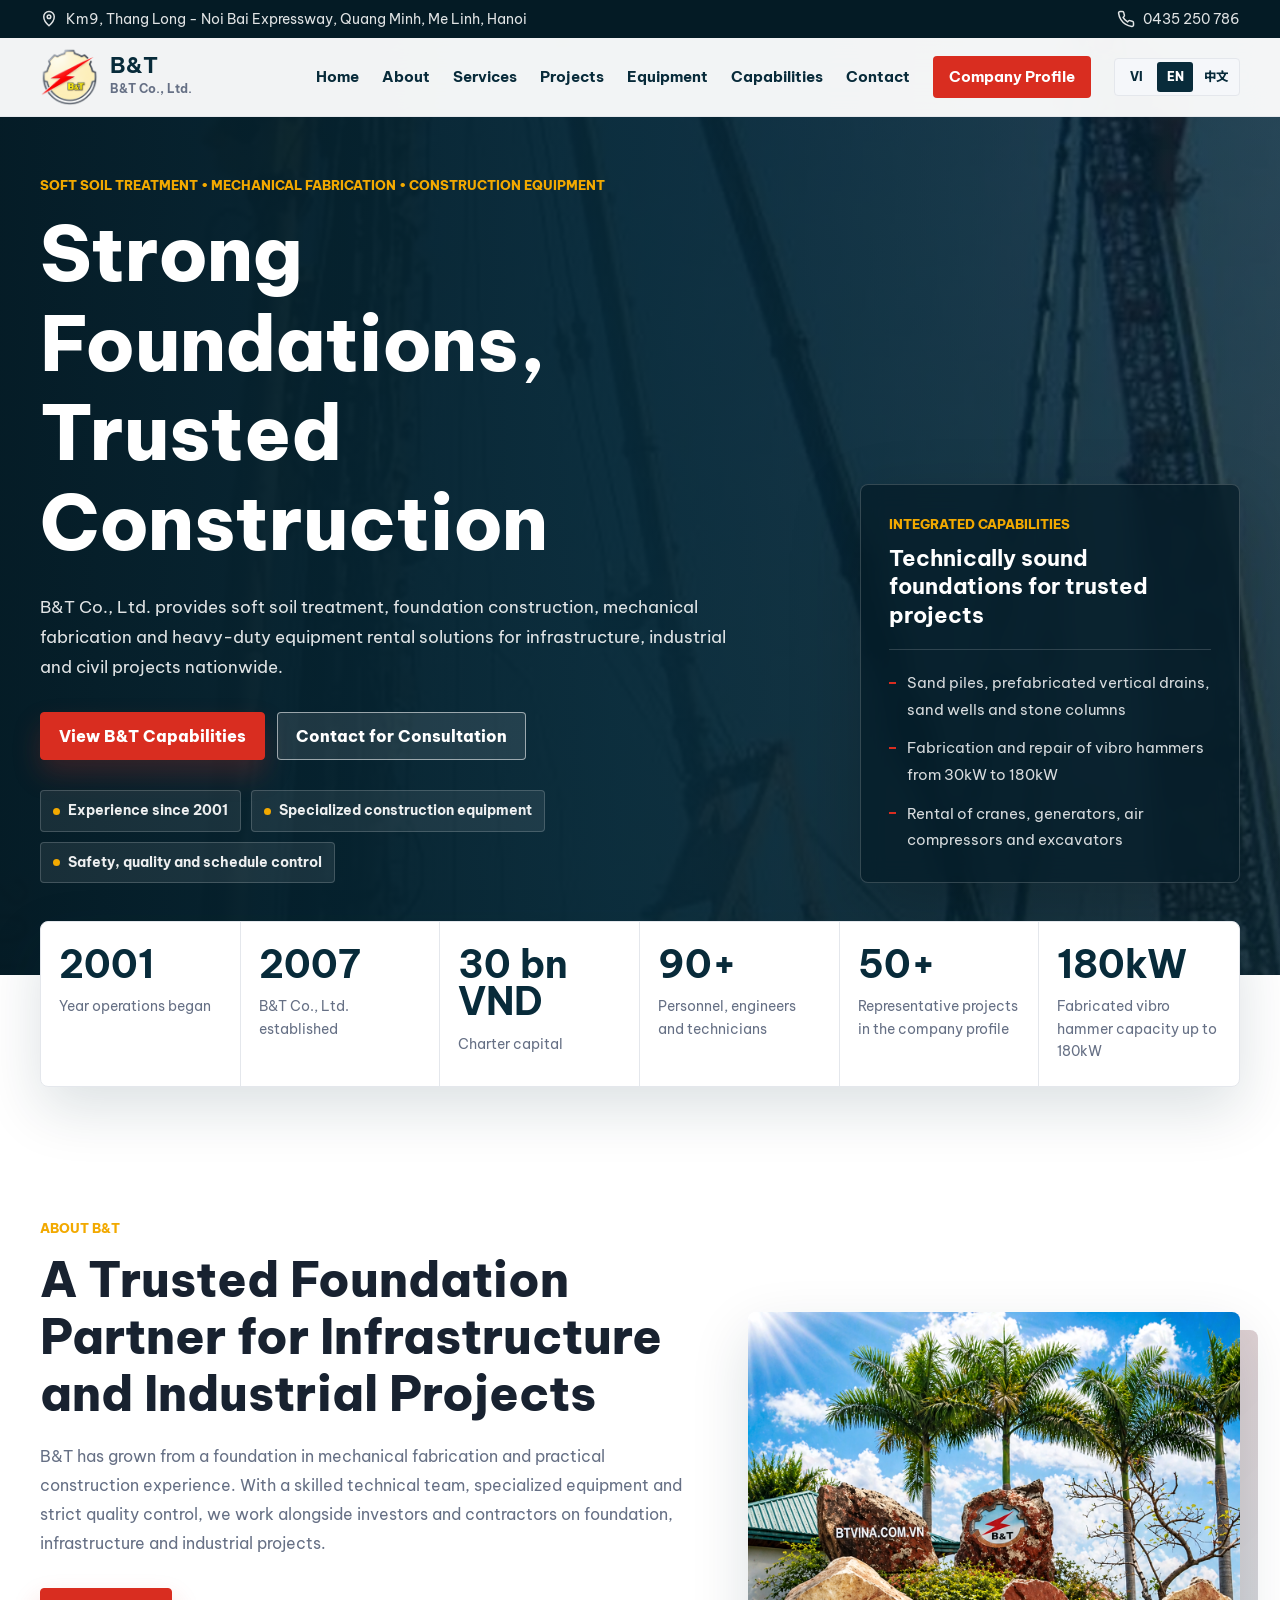
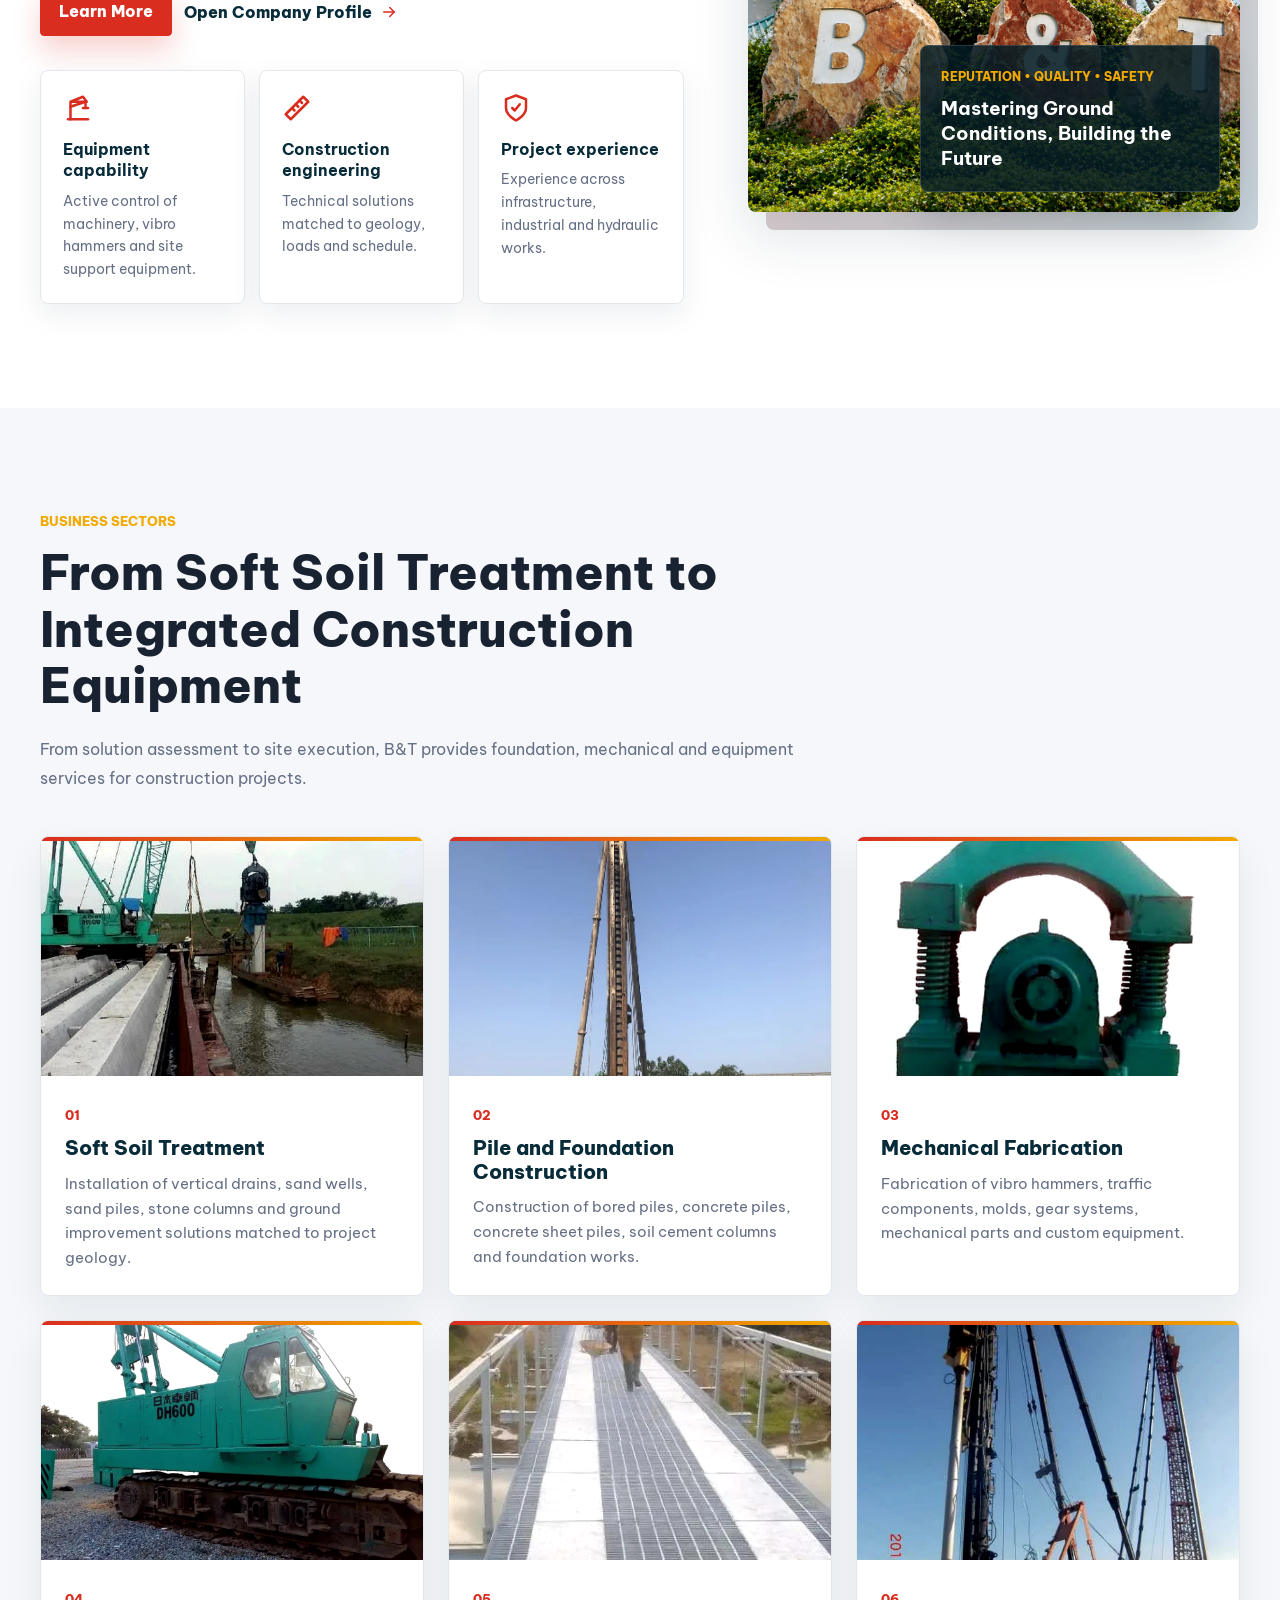
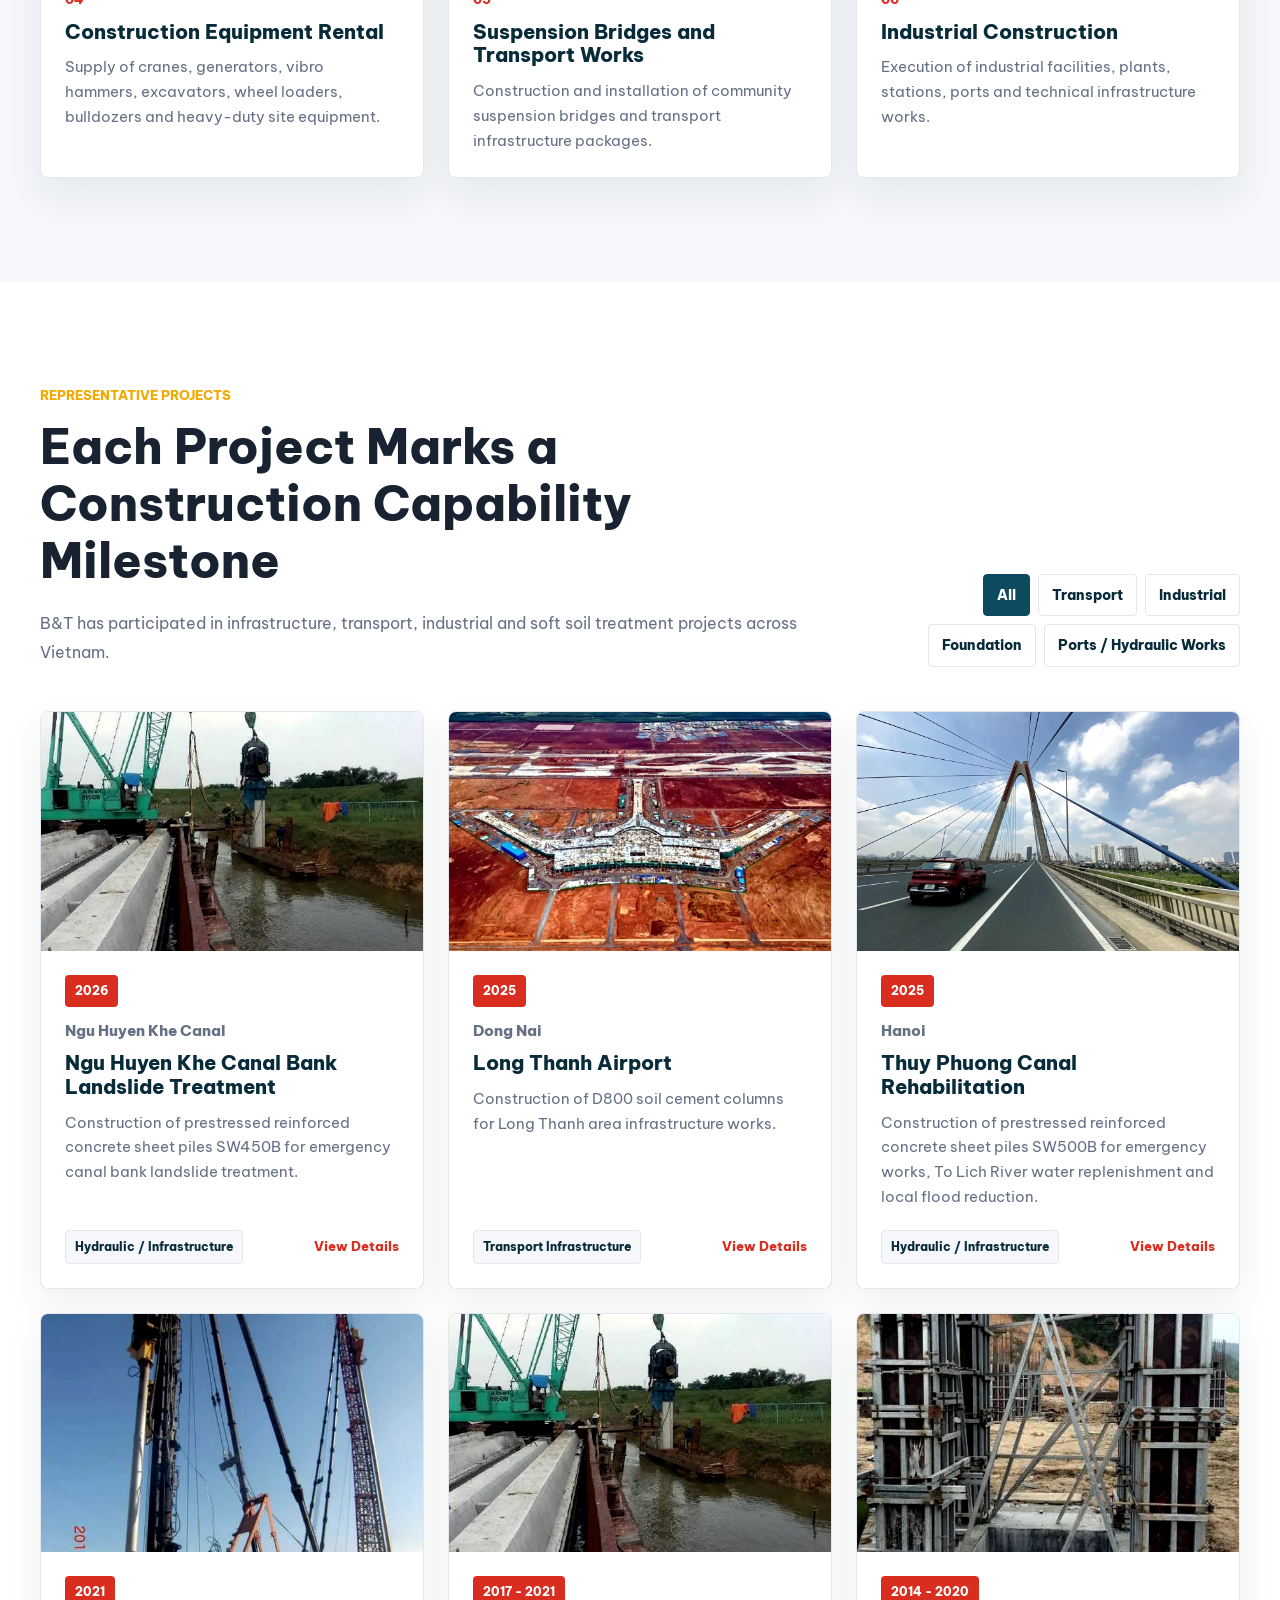
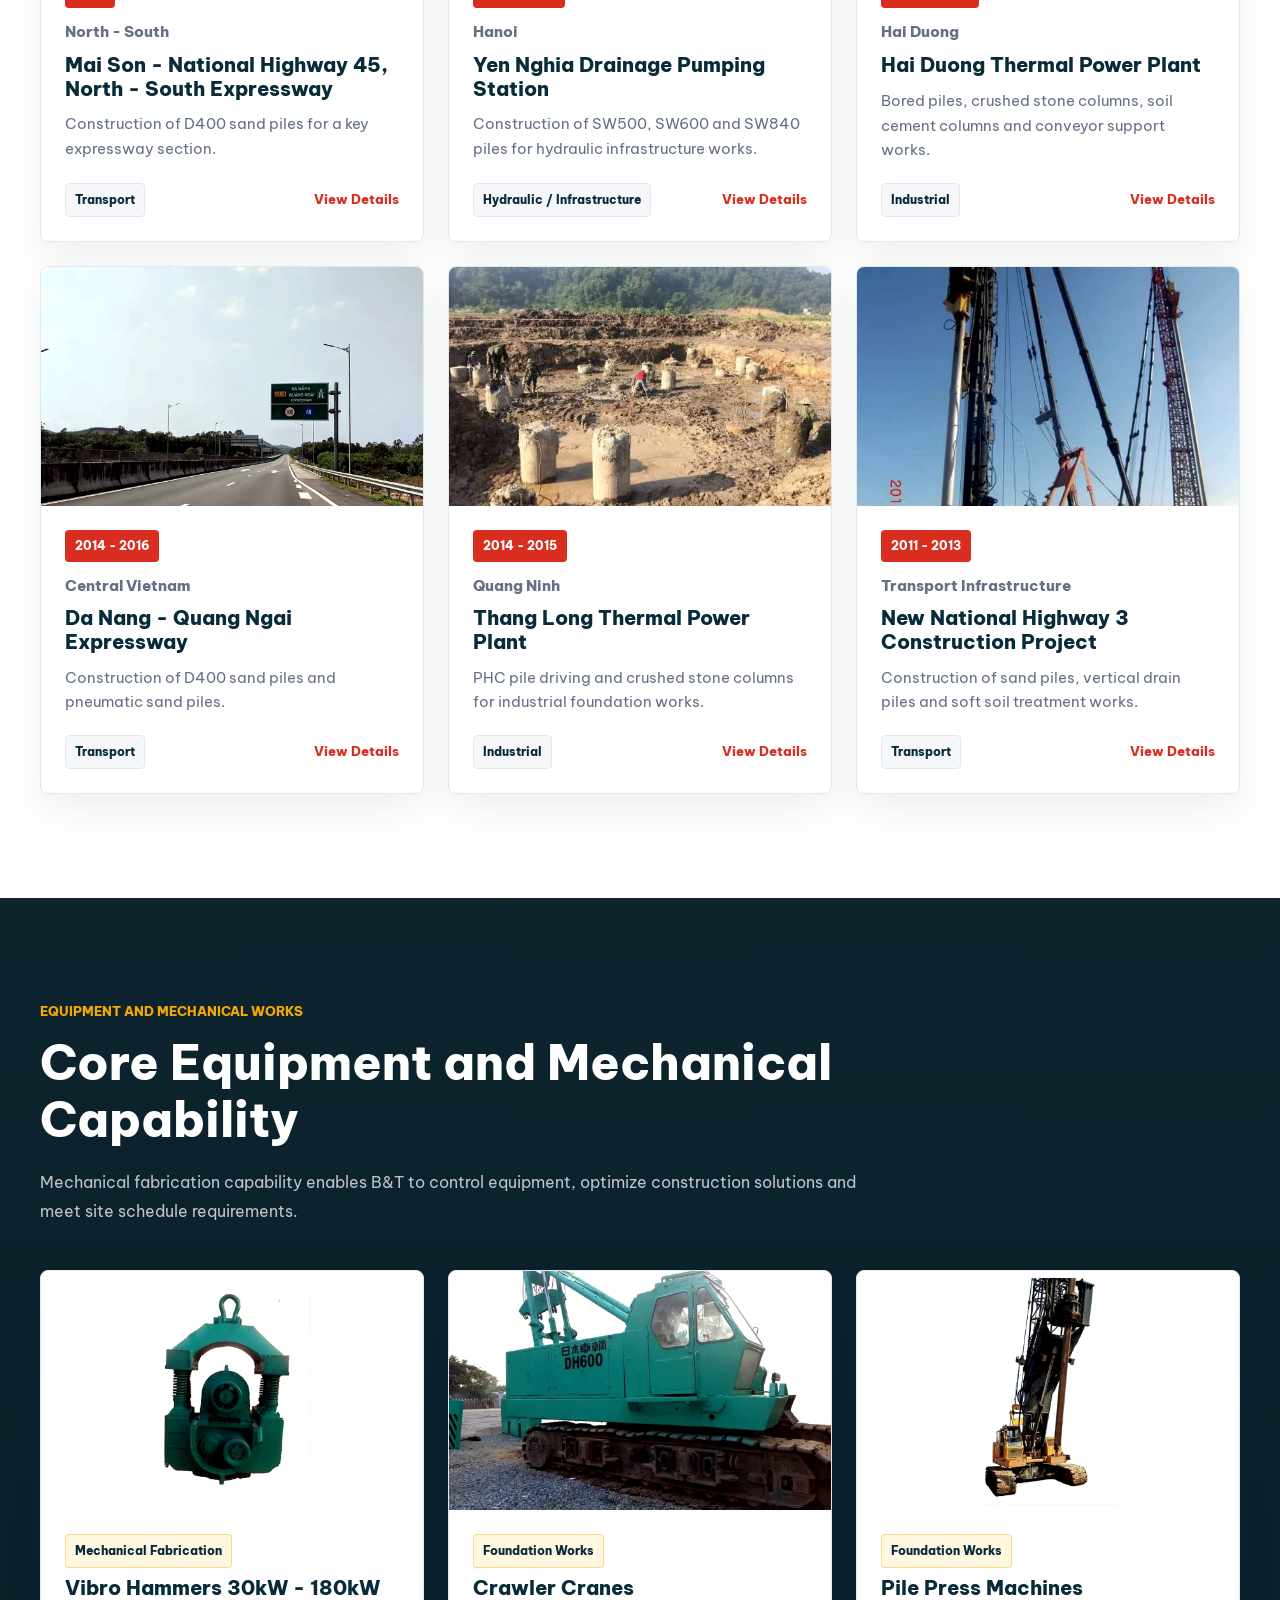
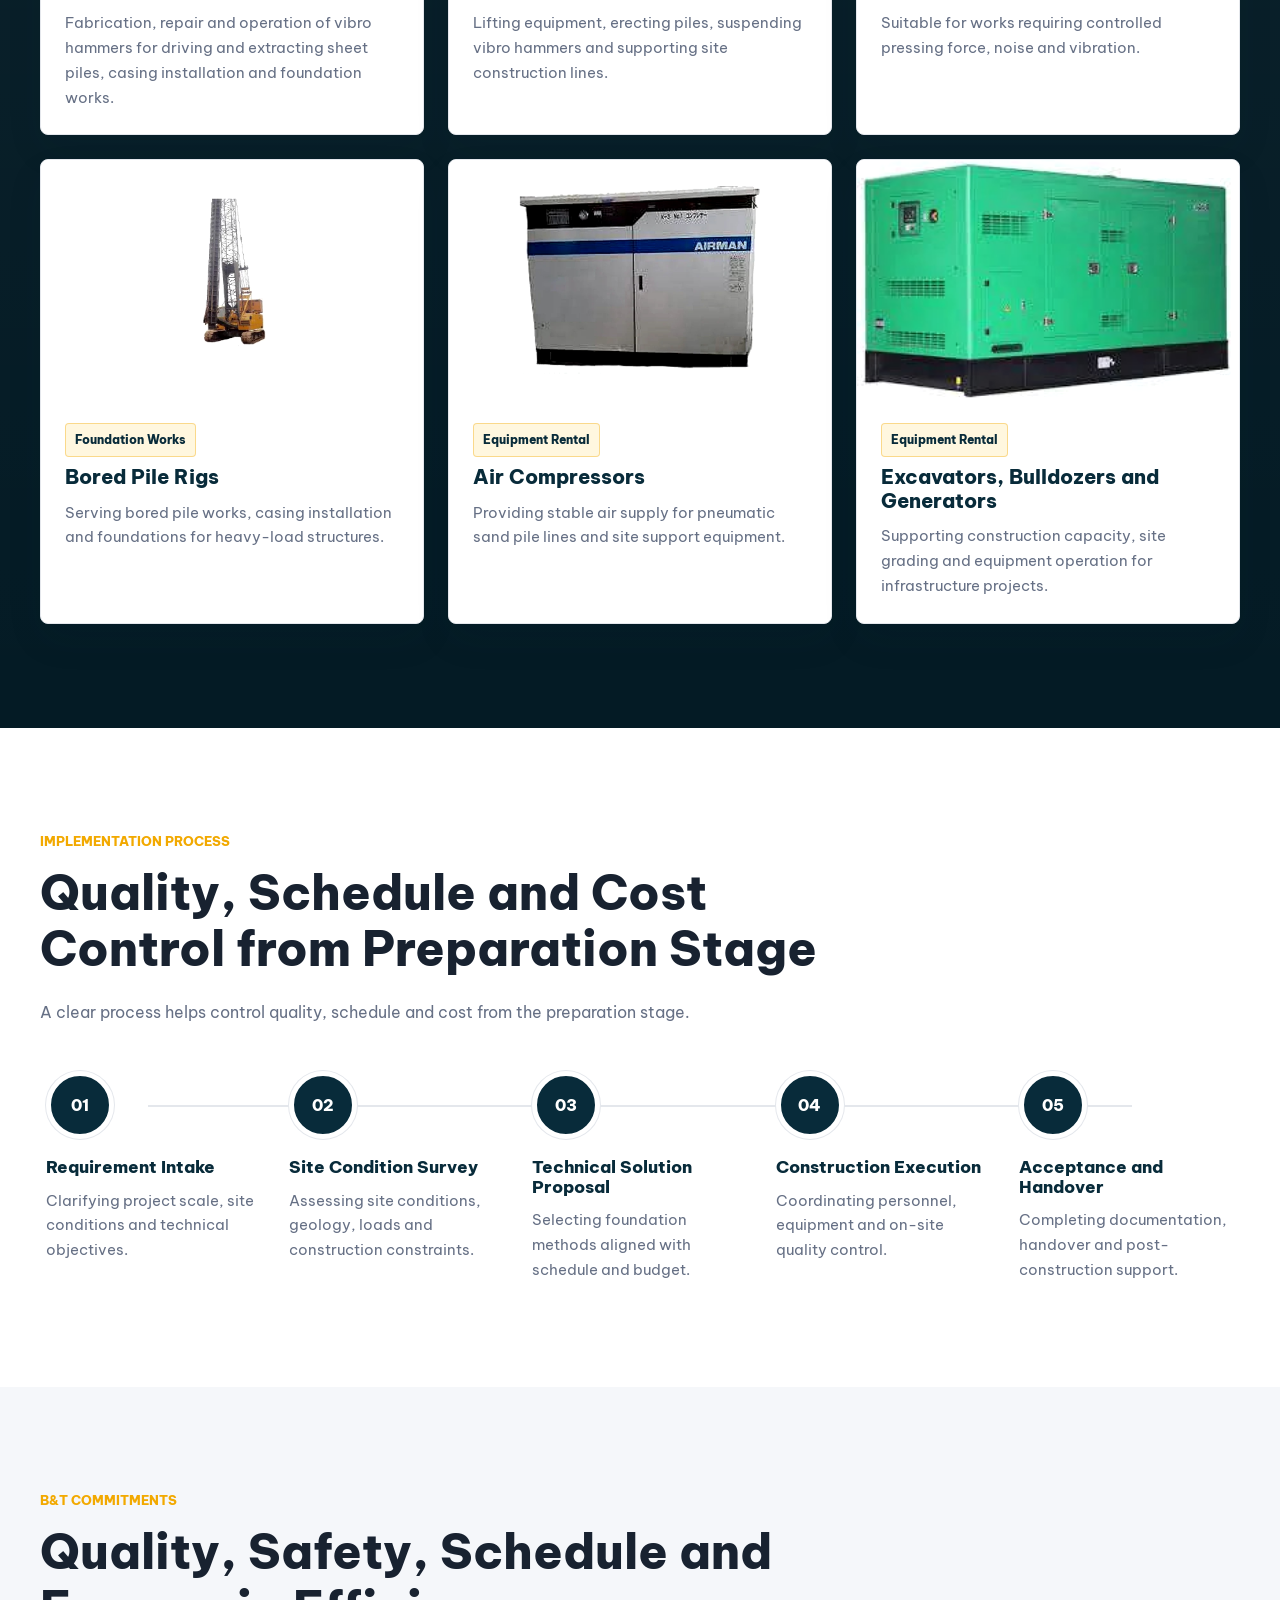
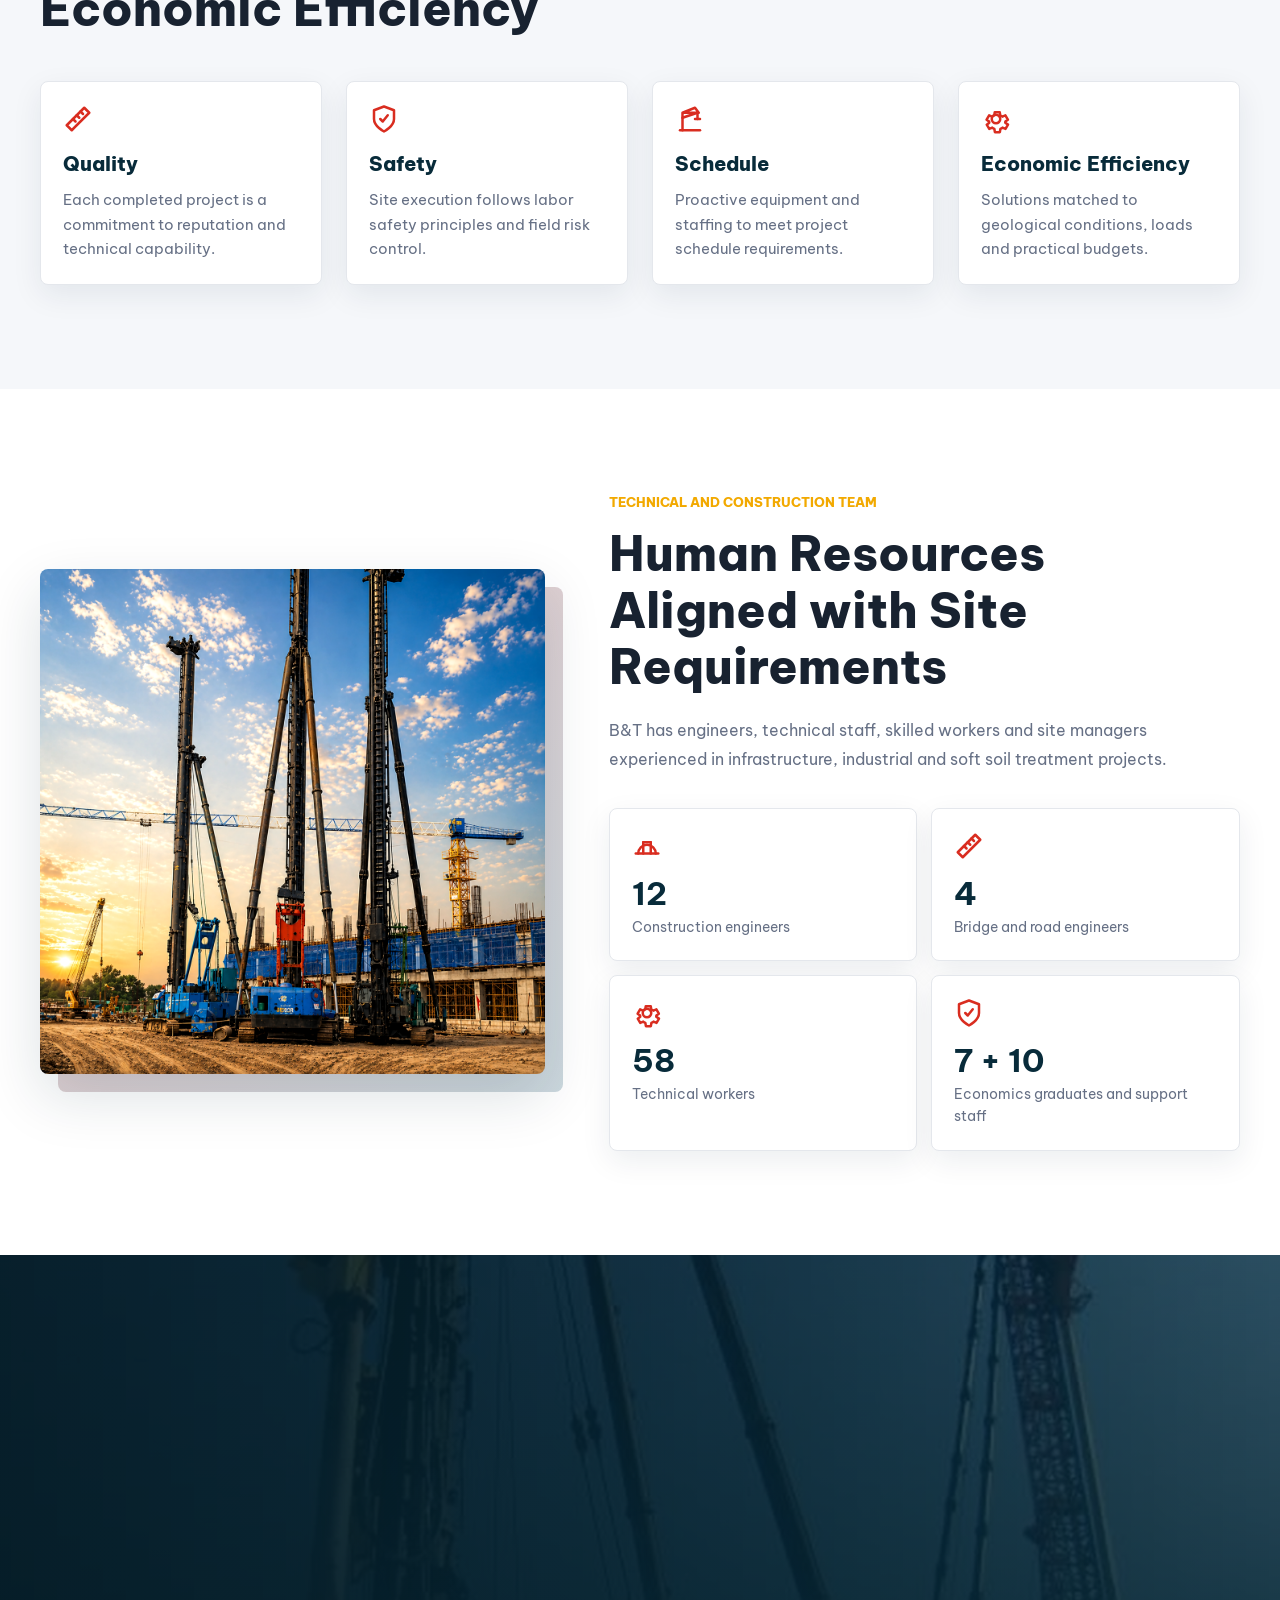
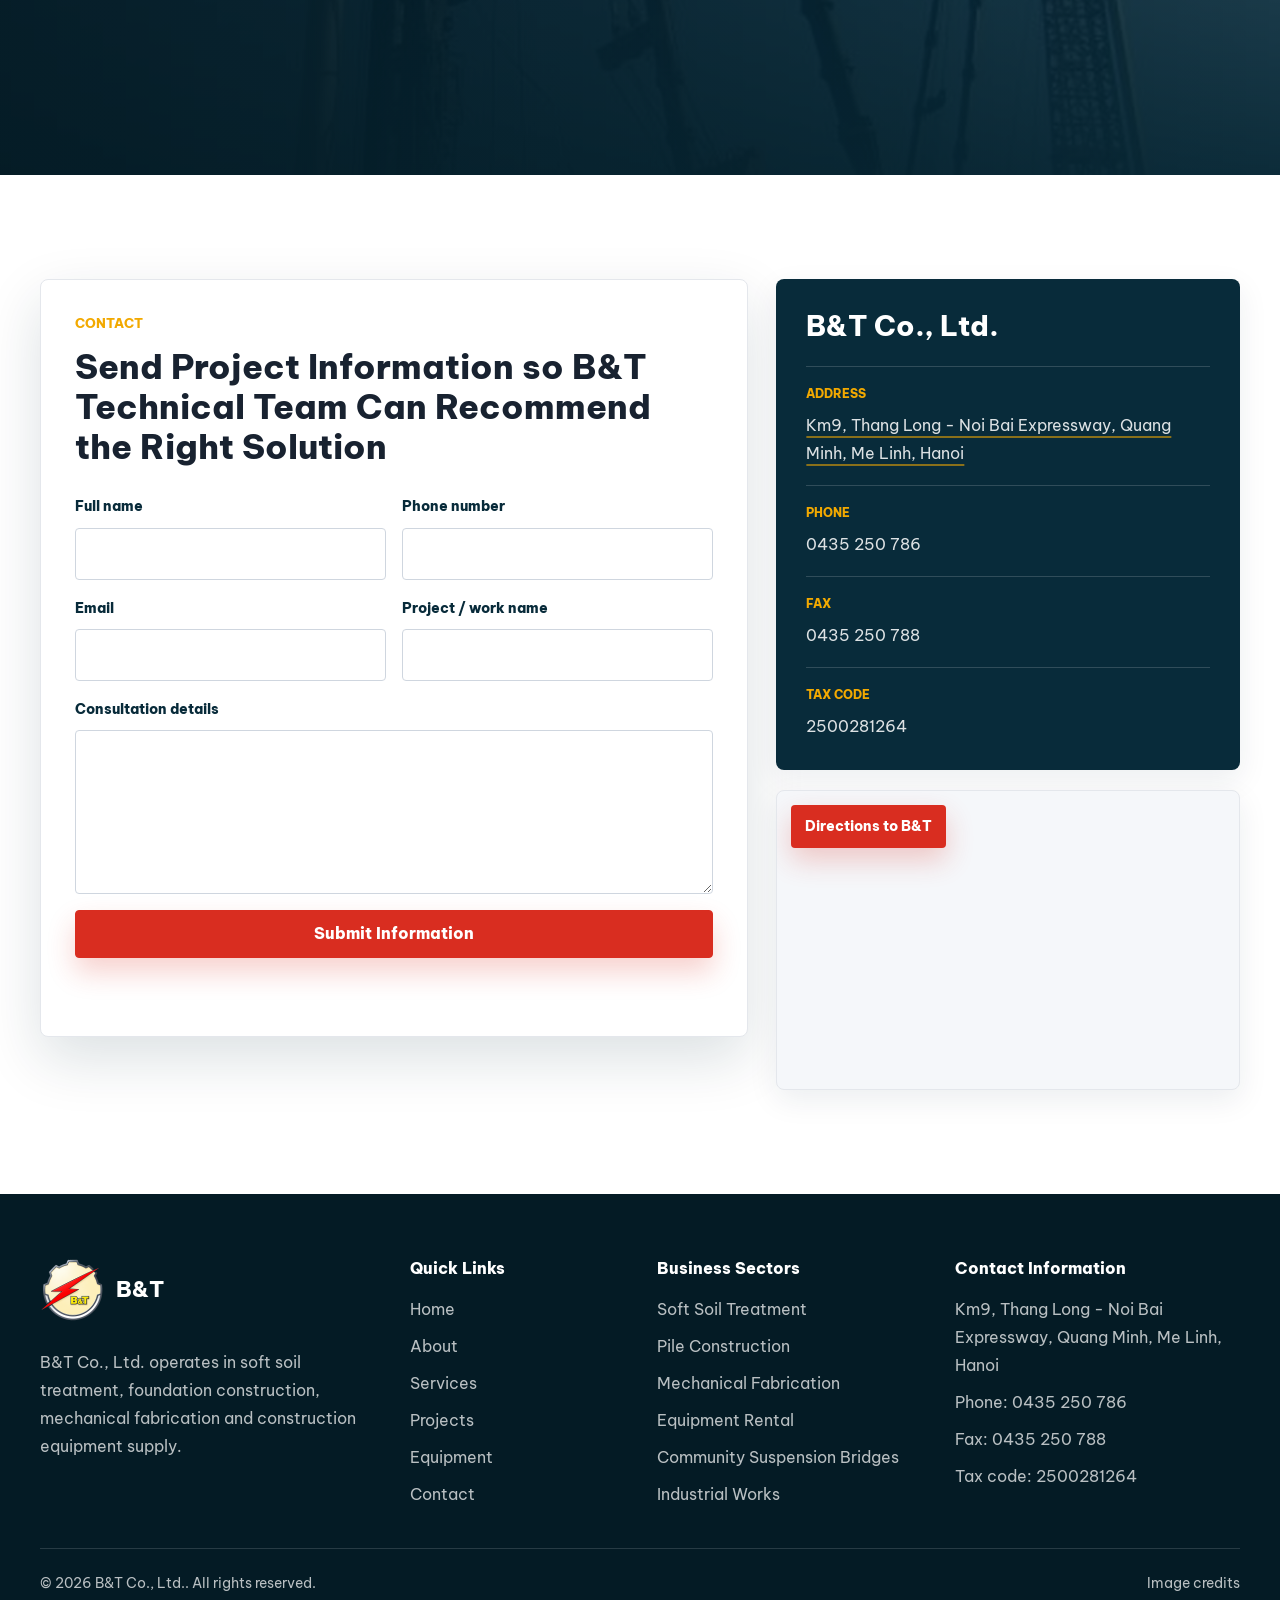
<file: index-en.html>
<!doctype html>
<html lang="en">
  <head>
    <meta charset="utf-8" />
    <meta name="viewport" content="width=device-width, initial-scale=1" />
    <title>B&amp;T Co., Ltd. | Soft Soil Treatment, Foundation Construction and Mechanical Equipment</title>
    <meta
      name="description"
      content="B&amp;T Co., Ltd. specializes in soft soil treatment, foundation construction, sand piles, bored piles, mechanical fabrication and construction equipment rental."
    />
    <meta property="og:title" content="B&amp;T Co., Ltd. | Strong Foundations, Trusted Construction" />
    <meta
      property="og:description"
      content="Soft soil treatment, foundation construction, mechanical fabrication and construction equipment solutions for infrastructure, industrial and civil works."
    />
    <meta property="og:image" content="assets/images/hero-foundation.jpg" />
    <meta property="og:type" content="website" />
    <link rel="alternate" hreflang="vi" href="index.html" />
    <link rel="alternate" hreflang="en" href="index-en.html" />
    <link rel="alternate" hreflang="zh-CN" href="index-zh.html" />
    <link rel="icon" href="favicon.png" type="image/png" />
    <link rel="preload" href="assets/images/hero-foundation.jpg" as="image" />
    <link rel="preconnect" href="https://fonts.googleapis.com" />
    <link rel="preconnect" href="https://fonts.gstatic.com" crossorigin />
    <link
      href="https://fonts.googleapis.com/css2?family=Be+Vietnam+Pro:wght@400;500;600;700;800&family=Noto+Sans+SC:wght@400;500;600;700;800&display=swap"
      rel="stylesheet"
    />
    <link rel="stylesheet" href="assets/css/style.css" />
  </head>
  <body>
    <a class="skip-link" href="#main-content">Skip navigation</a>

    <svg class="svg-sprite" aria-hidden="true" focusable="false">
      <symbol id="icon-pin" viewBox="0 0 24 24">
        <path d="M12 21s7-6.1 7-12a7 7 0 1 0-14 0c0 5.9 7 12 7 12Z" />
        <circle cx="12" cy="9" r="2.4" />
      </symbol>
      <symbol id="icon-phone" viewBox="0 0 24 24">
        <path d="M22 16.9v3a2 2 0 0 1-2.2 2 19.7 19.7 0 0 1-8.6-3.1 19.4 19.4 0 0 1-6-6A19.7 19.7 0 0 1 2.1 4.2 2 2 0 0 1 4.1 2h3a2 2 0 0 1 2 1.7c.1 1 .4 2 .7 2.9a2 2 0 0 1-.5 2.1L8.1 9.9a16 16 0 0 0 6 6l1.2-1.2a2 2 0 0 1 2.1-.5c.9.3 1.9.6 2.9.7A2 2 0 0 1 22 16.9Z" />
      </symbol>
      <symbol id="icon-shield" viewBox="0 0 24 24">
        <path d="M12 22s8-4 8-10V5l-8-3-8 3v7c0 6 8 10 8 10Z" />
        <path d="m9 12 2 2 4-5" />
      </symbol>
      <symbol id="icon-gear" viewBox="0 0 24 24">
        <path d="M12 15.4a3.4 3.4 0 1 0 0-6.8 3.4 3.4 0 0 0 0 6.8Z" />
        <path d="M19.4 15a8.7 8.7 0 0 0 .1-1l2-1.5-2-3.4-2.4 1a8.4 8.4 0 0 0-1.7-1L15 6.5h-4l-.4 2.6c-.6.2-1.2.6-1.7 1l-2.4-1-2 3.4 2 1.5a8.7 8.7 0 0 0 .1 1l-2 1.5 2 3.4 2.4-1c.5.4 1.1.7 1.7 1l.4 2.6h4l.4-2.6c.6-.3 1.2-.6 1.7-1l2.4 1 2-3.4-2.2-1.5Z" />
      </symbol>
      <symbol id="icon-crane" viewBox="0 0 24 24">
        <path d="M4 21h16" />
        <path d="M6 21V7l10-4 3 4H6" />
        <path d="m6 11 12-4" />
        <path d="M18 7v5" />
        <path d="M16 12h4" />
      </symbol>
      <symbol id="icon-ruler" viewBox="0 0 24 24">
        <path d="m3 17 4 4L21 7l-4-4L3 17Z" />
        <path d="m14 6 2 2" />
        <path d="m11 9 2 2" />
        <path d="m8 12 2 2" />
      </symbol>
      <symbol id="icon-hardhat" viewBox="0 0 24 24">
        <path d="M3 18h18" />
        <path d="M5 18a7 7 0 0 1 14 0" />
        <path d="M9 18V9" />
        <path d="M15 18V9" />
        <path d="M9 9h6" />
      </symbol>
      <symbol id="icon-arrow" viewBox="0 0 24 24">
        <path d="M5 12h14" />
        <path d="m13 6 6 6-6 6" />
      </symbol>
    </svg>

    <header class="site-header" data-header>
      <div class="top-bar">
        <div class="container top-bar__inner">
          <a
            href="https://www.google.com/maps/dir/?api=1&destination=21.1800611,105.7810408&travelmode=driving"
            target="_blank"
            rel="noopener"
            aria-label="Get directions to B&T Co., Ltd. on Google Maps"
          >
            <svg aria-hidden="true"><use href="#icon-pin"></use></svg>
            Km9, Thang Long - Noi Bai Expressway, Quang Minh, Me Linh, Hanoi
          </a>
          <a href="tel:0435250786">
            <svg aria-hidden="true"><use href="#icon-phone"></use></svg>
            0435 250 786
          </a>
        </div>
      </div>
      <nav class="nav-shell" aria-label="Main navigation">
        <div class="container nav-shell__inner">
          <a class="brand" href="#home" aria-label="B&T home">
            <img class="brand__logo" src="assets/images/logo-bt.png" alt="B&amp;T Co., Ltd. logo" />
            <span>
              <strong>B&amp;T</strong>
              <small>B&amp;T Co., Ltd.</small>
            </span>
          </a>

          <button
            class="nav-toggle"
            type="button"
            aria-label="Open menu"
            data-label-open="Open menu"
            data-label-close="Close menu"
            aria-expanded="false"
            aria-controls="main-menu"
            data-nav-toggle
          >
            <span></span>
            <span></span>
            <span></span>
          </button>

          <div class="main-menu" id="main-menu" data-menu>
            <a href="#home">Home</a>
            <a href="#about">About</a>
            <a href="#services">Services</a>
            <a href="#projects">Projects</a>
            <a href="#equipment">Equipment</a>
            <a href="#capacity">Capabilities</a>
            <a href="#contact">Contact</a>
            <a class="nav-cta" href="assets/hsnl.pdf" target="_blank" rel="noopener">Company Profile</a>
            <div class="language-switcher" aria-label="Choose language">
              <a href="index.html">VI</a>
              <a class="is-active" href="index-en.html" aria-current="page">EN</a>
              <a href="index-zh.html">中文</a>
            </div>
          </div>
        </div>
      </nav>
    </header>

    <main id="main-content">
      <section class="hero-section" id="home" aria-label="B&T foundation engineering">
        <img
          class="hero-section__image"
          src="assets/images/hero-foundation.jpg"
          alt="Foundation construction equipment on an infrastructure site"
        />
        <div class="hero-section__overlay"></div>
        <div class="container hero-grid">
          <div class="hero-copy reveal">
            <p class="eyebrow">Soft Soil Treatment • Mechanical Fabrication • Construction Equipment</p>
            <h1>Strong Foundations, Trusted Construction</h1>
            <p class="hero-lead">
              B&amp;T Co., Ltd. provides soft soil treatment, foundation construction,
              mechanical fabrication and heavy-duty equipment rental solutions for infrastructure,
              industrial and civil projects nationwide.
            </p>
            <div class="hero-actions">
              <a class="button button--primary" href="#capacity">View B&amp;T Capabilities</a>
              <a class="button button--light" href="#contact">Contact for Consultation</a>
            </div>
            <ul class="hero-points" aria-label="B&T highlights">
              <li>Experience since 2001</li>
              <li>Specialized construction equipment</li>
              <li>Safety, quality and schedule control</li>
            </ul>
          </div>

          <aside class="hero-panel reveal" aria-label="Key capabilities">
            <p>Integrated capabilities</p>
            <strong>Technically sound foundations for trusted projects</strong>
            <ul>
              <li>Sand piles, prefabricated vertical drains, sand wells and stone columns</li>
              <li>Fabrication and repair of vibro hammers from 30kW to 180kW</li>
              <li>Rental of cranes, generators, air compressors and excavators</li>
            </ul>
          </aside>
        </div>
      </section>

      <section class="stats-section" aria-label="B&T capability figures">
        <div class="container stats-card reveal">
          <article>
            <strong><span data-counter-target="2001">2001</span></strong>
            <p>Year operations began</p>
          </article>
          <article>
            <strong><span data-counter-target="2007">2007</span></strong>
            <p>B&amp;T Co., Ltd. established</p>
          </article>
          <article>
            <strong><span data-counter-target="30">30</span> bn VND</strong>
            <p>Charter capital</p>
          </article>
          <article>
            <strong><span data-counter-target="90">90</span>+</strong>
            <p>Personnel, engineers and technicians</p>
          </article>
          <article>
            <strong><span data-counter-target="50">50</span>+</strong>
            <p>Representative projects in the company profile</p>
          </article>
          <article>
            <strong><span data-counter-target="180">180</span>kW</strong>
            <p>Fabricated vibro hammer capacity up to 180kW</p>
          </article>
        </div>
      </section>

      <section class="section about-section" id="about">
        <div class="container two-column">
          <div class="section-copy reveal">
            <p class="eyebrow">About B&amp;T</p>
            <h2>A Trusted Foundation Partner for Infrastructure and Industrial Projects</h2>
            <p>
              B&amp;T has grown from a foundation in mechanical fabrication and practical construction experience.
              With a skilled technical team, specialized equipment and strict quality control,
              we work alongside investors and contractors on foundation, infrastructure and industrial projects.
            </p>
            <div class="about-actions">
              <a class="button button--primary" href="#services">Learn More</a>
              <a class="text-link" href="assets/hsnl.pdf" target="_blank" rel="noopener">
                Open Company Profile
                <svg aria-hidden="true"><use href="#icon-arrow"></use></svg>
              </a>
            </div>
            <div class="about-capabilities" aria-label="Core capabilities">
              <article>
                <svg aria-hidden="true"><use href="#icon-crane"></use></svg>
                <strong>Equipment capability</strong>
                <span>Active control of machinery, vibro hammers and site support equipment.</span>
              </article>
              <article>
                <svg aria-hidden="true"><use href="#icon-ruler"></use></svg>
                <strong>Construction engineering</strong>
                <span>Technical solutions matched to geology, loads and schedule.</span>
              </article>
              <article>
                <svg aria-hidden="true"><use href="#icon-shield"></use></svg>
                <strong>Project experience</strong>
                <span>Experience across infrastructure, industrial and hydraulic works.</span>
              </article>
            </div>
          </div>

          <div class="image-proof reveal">
            <img
              src="assets/images/about-bt.png"
              alt="B&T branded site with company identity"
            />
            <div class="proof-card">
              <span>Reputation • Quality • Safety</span>
              <strong>Mastering Ground Conditions, Building the Future</strong>
            </div>
          </div>
        </div>
      </section>

      <section class="section section--light services-section" id="services">
        <div class="container">
          <div class="section-heading reveal">
            <p class="eyebrow">Business Sectors</p>
            <h2>From Soft Soil Treatment to Integrated Construction Equipment</h2>
            <p>
              From solution assessment to site execution, B&amp;T provides foundation, mechanical and equipment services for construction projects.
            </p>
          </div>

          <div class="service-grid">
            <article class="service-card reveal">
              <img src="assets/images/services/ground-treatment.jpg" alt="Soft soil treatment using specialized equipment" />
              <div class="service-card__body">
                <span>01</span>
                <h3>Soft Soil Treatment</h3>
                <p>Installation of vertical drains, sand wells, sand piles, stone columns and ground improvement solutions matched to project geology.</p>
              </div>
            </article>
            <article class="service-card reveal">
              <img src="assets/images/services/bored-pile.jpg" alt="Drilling rigs and foundation pile equipment" />
              <div class="service-card__body">
                <span>02</span>
                <h3>Pile and Foundation Construction</h3>
                <p>Construction of bored piles, concrete piles, concrete sheet piles, soil cement columns and foundation works.</p>
              </div>
            </article>
            <article class="service-card reveal">
              <img src="assets/images/services/mechanical-fabrication.jpg" alt="Vibro hammer and fabricated mechanical assemblies for foundation works" />
              <div class="service-card__body">
                <span>03</span>
                <h3>Mechanical Fabrication</h3>
                <p>Fabrication of vibro hammers, traffic components, molds, gear systems, mechanical parts and custom equipment.</p>
              </div>
            </article>
            <article class="service-card reveal">
              <img src="assets/images/services/equipment-rental.jpg" alt="Crawler crane for construction equipment rental" />
              <div class="service-card__body">
                <span>04</span>
                <h3>Construction Equipment Rental</h3>
                <p>Supply of cranes, generators, vibro hammers, excavators, wheel loaders, bulldozers and heavy-duty site equipment.</p>
              </div>
            </article>
            <article class="service-card reveal">
              <img src="assets/images/services/suspension-bridge.jpg" alt="Pedestrian suspension bridge for transport works" />
              <div class="service-card__body">
                <span>05</span>
                <h3>Suspension Bridges and Transport Works</h3>
                <p>Construction and installation of community suspension bridges and transport infrastructure packages.</p>
              </div>
            </article>
            <article class="service-card reveal">
              <img src="assets/images/services/sand-drain.jpg" alt="Sand pile and industrial foundation construction equipment" />
              <div class="service-card__body">
                <span>06</span>
                <h3>Industrial Construction</h3>
                <p>Execution of industrial facilities, plants, stations, ports and technical infrastructure works.</p>
              </div>
            </article>
          </div>
        </div>
      </section>

      <section class="section projects-section" id="projects">
        <div class="container">
          <div class="section-heading section-heading--row reveal">
            <div>
              <p class="eyebrow">Representative Projects</p>
              <h2>Each Project Marks a Construction Capability Milestone</h2>
              <p>
                B&amp;T has participated in infrastructure, transport, industrial and soft soil treatment projects across Vietnam.
              </p>
            </div>
            <div class="project-filters" aria-label="Project filters">
              <button type="button" class="is-active" data-filter="all">All</button>
              <button type="button" data-filter="transport">Transport</button>
              <button type="button" data-filter="industrial">Industrial</button>
              <button type="button" data-filter="foundation">Foundation</button>
              <button type="button" data-filter="water">Ports / Hydraulic Works</button>
            </div>
          </div>

          <div class="project-grid" data-project-grid>
            <article class="project-card reveal" data-category="water foundation">
              <img src="assets/images/projects/ngu-huyen-khe-canal.jpg" alt="Sheet pile construction and canal bank landslide treatment" />
              <div class="project-card__body">
                <span class="project-year">2026</span>
                <p class="project-location">Ngu Huyen Khe Canal</p>
                <h3>Ngu Huyen Khe Canal Bank Landslide Treatment</h3>
                <p>Construction of prestressed reinforced concrete sheet piles SW450B for emergency canal bank landslide treatment.</p>
                <div class="project-card__footer">
                  <span>Hydraulic / Infrastructure</span>
                  <a href="#contact">View Details</a>
                </div>
              </div>
            </article>
            <article class="project-card reveal" data-category="transport foundation">
              <img src="assets/images/projects/long-thanh-airport.jpg" alt="Infrastructure illustration for Long Thanh Airport in Dong Nai" />
              <div class="project-card__body">
                <span class="project-year">2025</span>
                <p class="project-location">Dong Nai</p>
                <h3>Long Thanh Airport</h3>
                <p>Construction of D800 soil cement columns for Long Thanh area infrastructure works.</p>
                <div class="project-card__footer">
                  <span>Transport Infrastructure</span>
                  <a href="#contact">View Details</a>
                </div>
              </div>
            </article>
            <article class="project-card reveal" data-category="water foundation">
              <img src="assets/images/projects/thuy-phuong-canal.jpg" alt="Prestressed concrete sheet pile works for an urban canal" />
              <div class="project-card__body">
                <span class="project-year">2025</span>
                <p class="project-location">Hanoi</p>
                <h3>Thuy Phuong Canal Rehabilitation</h3>
                <p>Construction of prestressed reinforced concrete sheet piles SW500B for emergency works, To Lich River water replenishment and local flood reduction.</p>
                <div class="project-card__footer">
                  <span>Hydraulic / Infrastructure</span>
                  <a href="#contact">View Details</a>
                </div>
              </div>
            </article>
            <article class="project-card reveal" data-category="transport foundation">
              <img src="assets/images/projects/mai-son-ql45.jpg" alt="Sand pile construction equipment on an expressway site" />
              <div class="project-card__body">
                <span class="project-year">2021</span>
                <p class="project-location">North - South</p>
                <h3>Mai Son - National Highway 45, North - South Expressway</h3>
                <p>Construction of D400 sand piles for a key expressway section.</p>
                <div class="project-card__footer">
                  <span>Transport</span>
                  <a href="#contact">View Details</a>
                </div>
              </div>
            </article>
            <article class="project-card reveal" data-category="water foundation">
              <img src="assets/images/projects/yen-nghia-pump.jpg" alt="Sheet pile and foundation works for hydraulic infrastructure" />
              <div class="project-card__body">
                <span class="project-year">2017 - 2021</span>
                <p class="project-location">Hanoi</p>
                <h3>Yen Nghia Drainage Pumping Station</h3>
                <p>Construction of SW500, SW600 and SW840 piles for hydraulic infrastructure works.</p>
                <div class="project-card__footer">
                  <span>Hydraulic / Infrastructure</span>
                  <a href="#contact">View Details</a>
                </div>
              </div>
            </article>
            <article class="project-card reveal" data-category="industrial foundation">
              <img src="assets/images/projects/hai-duong-power.jpg" alt="Foundation site at Hai Duong thermal power plant" />
              <div class="project-card__body">
                <span class="project-year">2014 - 2020</span>
                <p class="project-location">Hai Duong</p>
                <h3>Hai Duong Thermal Power Plant</h3>
                <p>Bored piles, crushed stone columns, soil cement columns and conveyor support works.</p>
                <div class="project-card__footer">
                  <span>Industrial</span>
                  <a href="#contact">View Details</a>
                </div>
              </div>
            </article>
            <article class="project-card reveal" data-category="transport foundation">
              <img src="assets/images/projects/da-nang-quang-ngai.jpg" alt="Da Nang - Quang Ngai Expressway" />
              <div class="project-card__body">
                <span class="project-year">2014 - 2016</span>
                <p class="project-location">Central Vietnam</p>
                <h3>Da Nang - Quang Ngai Expressway</h3>
                <p>Construction of D400 sand piles and pneumatic sand piles.</p>
                <div class="project-card__footer">
                  <span>Transport</span>
                  <a href="#contact">View Details</a>
                </div>
              </div>
            </article>
            <article class="project-card reveal" data-category="industrial foundation">
              <img src="assets/images/projects/thang-long-power.jpg" alt="Illustration of pile driving and foundation treatment for industrial plants" />
              <div class="project-card__body">
                <span class="project-year">2014 - 2015</span>
                <p class="project-location">Quang Ninh</p>
                <h3>Thang Long Thermal Power Plant</h3>
                <p>PHC pile driving and crushed stone columns for industrial foundation works.</p>
                <div class="project-card__footer">
                  <span>Industrial</span>
                  <a href="#contact">View Details</a>
                </div>
              </div>
            </article>
            <article class="project-card reveal" data-category="transport foundation">
              <img src="assets/images/projects/ql3.jpg" alt="Illustration of soft soil treatment equipment for a transport project" />
              <div class="project-card__body">
                <span class="project-year">2011 - 2013</span>
                <p class="project-location">Transport Infrastructure</p>
                <h3>New National Highway 3 Construction Project</h3>
                <p>Construction of sand piles, vertical drain piles and soft soil treatment works.</p>
                <div class="project-card__footer">
                  <span>Transport</span>
                  <a href="#contact">View Details</a>
                </div>
              </div>
            </article>
          </div>
        </div>
      </section>

      <section class="section section--dark equipment-section" id="equipment">
        <div class="container">
          <div class="section-heading reveal">
            <p class="eyebrow">Equipment and Mechanical Works</p>
            <h2>Core Equipment and Mechanical Capability</h2>
            <p>
              Mechanical fabrication capability enables B&amp;T to control equipment, optimize construction solutions and meet site schedule requirements.
            </p>
          </div>

          <div class="equipment-grid">
            <article class="equipment-card reveal">
              <img src="assets/images/equipment/vibro-hammer.jpg" alt="Vibro hammer for sheet pile and foundation works" />
              <div>
                <span class="badge">Mechanical Fabrication</span>
                <h3>Vibro Hammers 30kW - 180kW</h3>
                <p>Fabrication, repair and operation of vibro hammers for driving and extracting sheet piles, casing installation and foundation works.</p>
              </div>
            </article>
            <article class="equipment-card reveal">
              <img src="assets/images/equipment/crawler-crane.jpg" alt="Crawler crane for lifting foundation construction equipment" />
              <div>
                <span class="badge">Foundation Works</span>
                <h3>Crawler Cranes</h3>
                <p>Lifting equipment, erecting piles, suspending vibro hammers and supporting site construction lines.</p>
              </div>
            </article>
            <article class="equipment-card reveal">
              <img src="assets/images/equipment/static-piler.jpg" alt="Static pile press for foundation construction" />
              <div>
                <span class="badge">Foundation Works</span>
                <h3>Pile Press Machines</h3>
                <p>Suitable for works requiring controlled pressing force, noise and vibration.</p>
              </div>
            </article>
            <article class="equipment-card reveal">
              <img src="assets/images/equipment/bored-pile-rig.jpg" alt="Bored pile rig in the foundation equipment fleet" />
              <div>
                <span class="badge">Foundation Works</span>
                <h3>Bored Pile Rigs</h3>
                <p>Serving bored pile works, casing installation and foundations for heavy-load structures.</p>
              </div>
            </article>
            <article class="equipment-card reveal">
              <img src="assets/images/equipment/air-compressor.jpg" alt="Air compressor for sand pile construction lines" />
              <div>
                <span class="badge">Equipment Rental</span>
                <h3>Air Compressors</h3>
                <p>Providing stable air supply for pneumatic sand pile lines and site support equipment.</p>
              </div>
            </article>
            <article class="equipment-card reveal">
              <img src="assets/images/equipment/generator.jpg" alt="Generators and site support equipment" />
              <div>
                <span class="badge">Equipment Rental</span>
                <h3>Excavators, Bulldozers and Generators</h3>
                <p>Supporting construction capacity, site grading and equipment operation for infrastructure projects.</p>
              </div>
            </article>
          </div>
        </div>
      </section>

      <section class="section process-section" id="process">
        <div class="container">
          <div class="section-heading reveal">
            <p class="eyebrow">Implementation Process</p>
            <h2>Quality, Schedule and Cost Control from Preparation Stage</h2>
            <p>
              A clear process helps control quality, schedule and cost from the preparation stage.
            </p>
          </div>
          <div class="process-timeline">
            <article class="reveal">
              <span>01</span>
              <h3>Requirement Intake</h3>
              <p>Clarifying project scale, site conditions and technical objectives.</p>
            </article>
            <article class="reveal">
              <span>02</span>
              <h3>Site Condition Survey</h3>
              <p>Assessing site conditions, geology, loads and construction constraints.</p>
            </article>
            <article class="reveal">
              <span>03</span>
              <h3>Technical Solution Proposal</h3>
              <p>Selecting foundation methods aligned with schedule and budget.</p>
            </article>
            <article class="reveal">
              <span>04</span>
              <h3>Construction Execution</h3>
              <p>Coordinating personnel, equipment and on-site quality control.</p>
            </article>
            <article class="reveal">
              <span>05</span>
              <h3>Acceptance and Handover</h3>
              <p>Completing documentation, handover and post-construction support.</p>
            </article>
          </div>
        </div>
      </section>

      <section class="section section--light values-section" aria-labelledby="values-title">
        <div class="container">
          <div class="section-heading reveal">
            <p class="eyebrow">B&amp;T Commitments</p>
            <h2 id="values-title">Quality, Safety, Schedule and Economic Efficiency</h2>
          </div>
          <div class="values-grid">
            <article class="value-card reveal">
              <svg aria-hidden="true"><use href="#icon-ruler"></use></svg>
              <h3>Quality</h3>
              <p>Each completed project is a commitment to reputation and technical capability.</p>
            </article>
            <article class="value-card reveal">
              <svg aria-hidden="true"><use href="#icon-shield"></use></svg>
              <h3>Safety</h3>
              <p>Site execution follows labor safety principles and field risk control.</p>
            </article>
            <article class="value-card reveal">
              <svg aria-hidden="true"><use href="#icon-crane"></use></svg>
              <h3>Schedule</h3>
              <p>Proactive equipment and staffing to meet project schedule requirements.</p>
            </article>
            <article class="value-card reveal">
              <svg aria-hidden="true"><use href="#icon-gear"></use></svg>
              <h3>Economic Efficiency</h3>
              <p>Solutions matched to geological conditions, loads and practical budgets.</p>
            </article>
          </div>
        </div>
      </section>

      <section class="section capacity-section" id="capacity">
        <div class="container two-column two-column--reverse">
          <div class="image-proof image-proof--compact reveal">
            <img
              src="assets/images/equipment/foundation-machines.png"
              alt="Specialized foundation construction equipment on site"
            />
          </div>
          <div class="section-copy reveal">
            <p class="eyebrow">Technical and Construction Team</p>
            <h2>Human Resources Aligned with Site Requirements</h2>
            <p>
              B&amp;T has engineers, technical staff, skilled workers and site managers experienced in infrastructure, industrial and soft soil treatment projects.
            </p>
            <div class="people-grid">
              <article>
                <svg aria-hidden="true"><use href="#icon-hardhat"></use></svg>
                <strong>12</strong>
                <span>Construction engineers</span>
              </article>
              <article>
                <svg aria-hidden="true"><use href="#icon-ruler"></use></svg>
                <strong>4</strong>
                <span>Bridge and road engineers</span>
              </article>
              <article>
                <svg aria-hidden="true"><use href="#icon-gear"></use></svg>
                <strong>58</strong>
                <span>Technical workers</span>
              </article>
              <article>
                <svg aria-hidden="true"><use href="#icon-shield"></use></svg>
                <strong>7 + 10</strong>
                <span>Economics graduates and support staff</span>
              </article>
            </div>
          </div>
        </div>
      </section>

      <section class="cta-section" aria-label="Foundation consultation contact">
        <img src="assets/images/hero-foundation.jpg" alt="" aria-hidden="true" />
        <div class="cta-section__overlay"></div>
        <div class="container cta-content reveal">
          <p class="eyebrow">Solution Consultation</p>
          <h2>Need a Safe Foundation Solution for Your Project?</h2>
          <p>
            Contact B&amp;T for construction method consultation matched to geological conditions, technical requirements, schedule and practical budget.
          </p>
          <div class="hero-actions">
            <a class="button button--primary" href="tel:0435250786">Call 0435 250 786</a>
            <a class="button button--light" href="#contact">Send Consultation Request</a>
          </div>
        </div>
      </section>

      <section class="section contact-section" id="contact">
        <div class="container contact-grid">
          <div class="contact-card reveal">
            <p class="eyebrow">Contact</p>
            <h2>Send Project Information so B&amp;T Technical Team Can Recommend the Right Solution</h2>
            <form
              class="contact-form"
              data-contact-form
              data-message-invalid="Please complete all required information before submitting."
              data-message-success="Thank you. B&amp;T will contact you as soon as possible."
              novalidate
            >
              <div class="form-row">
                <label for="fullname">Full name</label>
                <input id="fullname" name="fullname" type="text" autocomplete="name" required />
              </div>
              <div class="form-row">
                <label for="phone">Phone number</label>
                <input id="phone" name="phone" type="tel" autocomplete="tel" required />
              </div>
              <div class="form-row">
                <label for="email">Email</label>
                <input id="email" name="email" type="email" autocomplete="email" />
              </div>
              <div class="form-row">
                <label for="project-name">Project / work name</label>
                <input id="project-name" name="project" type="text" />
              </div>
              <div class="form-row form-row--full">
                <label for="message">Consultation details</label>
                <textarea id="message" name="message" rows="5" required></textarea>
              </div>
              <button class="button button--primary form-row--full" type="submit">Submit Information</button>
              <p class="form-status form-row--full" role="status" aria-live="polite" data-form-status></p>
            </form>
          </div>

          <aside class="contact-info reveal" aria-label="B&T Co., Ltd. contact information">
            <div>
              <h2>B&amp;T Co., Ltd.</h2>
              <dl>
                <div>
                  <dt>Address</dt>
                  <dd>
                    <a
                      class="address-link"
                      href="https://www.google.com/maps/dir/?api=1&destination=21.1800611,105.7810408&travelmode=driving"
                      target="_blank"
                      rel="noopener"
                    >
                      Km9, Thang Long - Noi Bai Expressway, Quang Minh, Me Linh, Hanoi
                    </a>
                  </dd>
                </div>
                <div>
                  <dt>Phone</dt>
                  <dd><a href="tel:0435250786">0435 250 786</a></dd>
                </div>
                <div>
                  <dt>Fax</dt>
                  <dd>0435 250 788</dd>
                </div>
                <div>
                  <dt>Tax code</dt>
                  <dd>2500281264</dd>
                </div>
              </dl>
            </div>
            <div class="map-frame" aria-label="B&T Co., Ltd. map">
              <iframe
                title="B&T Co., Ltd. map"
                src="https://www.google.com/maps/embed?pb=!1m18!1m12!1m3!1d3720.3044566277617!2d105.7810408!3d21.1800611!2m3!1f0!2f0!3f0!3m2!1i1024!2i768!4f13.1!3m3!1m2!1s0x3134ff0029c6e2ff%3A0x361f3017a8696369!2sC%C3%B4ng%20Ty%20TNHH%20B%26T!5e0!3m2!1svi!2s!4v1777102166567!5m2!1svi!2s"
                loading="lazy"
                allowfullscreen
                referrerpolicy="no-referrer-when-downgrade"
              ></iframe>
              <a
                class="map-directions"
                href="https://www.google.com/maps/dir/?api=1&destination=21.1800611,105.7810408&travelmode=driving"
                target="_blank"
                rel="noopener"
              >
                Directions to B&amp;T
              </a>
            </div>
          </aside>
        </div>
      </section>
    </main>

    <footer class="site-footer">
      <div class="container footer-grid">
        <div>
          <a class="footer-brand" href="#home">
            <img src="assets/images/logo-bt.png" alt="B&amp;T Co., Ltd. logo" />
            <span>B&amp;T</span>
          </a>
          <p>
            B&amp;T Co., Ltd. operates in soft soil treatment, foundation construction, mechanical fabrication and construction equipment supply.
          </p>
        </div>
        <div>
          <h2>Quick Links</h2>
          <ul>
            <li><a href="#home">Home</a></li>
            <li><a href="#about">About</a></li>
            <li><a href="#services">Services</a></li>
            <li><a href="#projects">Projects</a></li>
            <li><a href="#equipment">Equipment</a></li>
            <li><a href="#contact">Contact</a></li>
          </ul>
        </div>
        <div>
          <h2>Business Sectors</h2>
          <ul>
            <li>Soft Soil Treatment</li>
            <li>Pile Construction</li>
            <li>Mechanical Fabrication</li>
            <li>Equipment Rental</li>
            <li>Community Suspension Bridges</li>
            <li>Industrial Works</li>
          </ul>
        </div>
        <div>
          <h2>Contact Information</h2>
          <address>
            <a
              href="https://www.google.com/maps/dir/?api=1&destination=21.1800611,105.7810408&travelmode=driving"
              target="_blank"
              rel="noopener"
            >
              Km9, Thang Long - Noi Bai Expressway, Quang Minh, Me Linh, Hanoi
            </a>
            <a href="tel:0435250786">Phone: 0435 250 786</a>
            <span>Fax: 0435 250 788</span>
            <span>Tax code: 2500281264</span>
          </address>
        </div>
      </div>
      <div class="container footer-bottom">
        <span>© 2026 B&amp;T Co., Ltd.. All rights reserved.</span>
        <a href="assets/source-credits.md">Image credits</a>
      </div>
    </footer>

    <script src="assets/js/main.js"></script>
  </body>
</html>
</file>
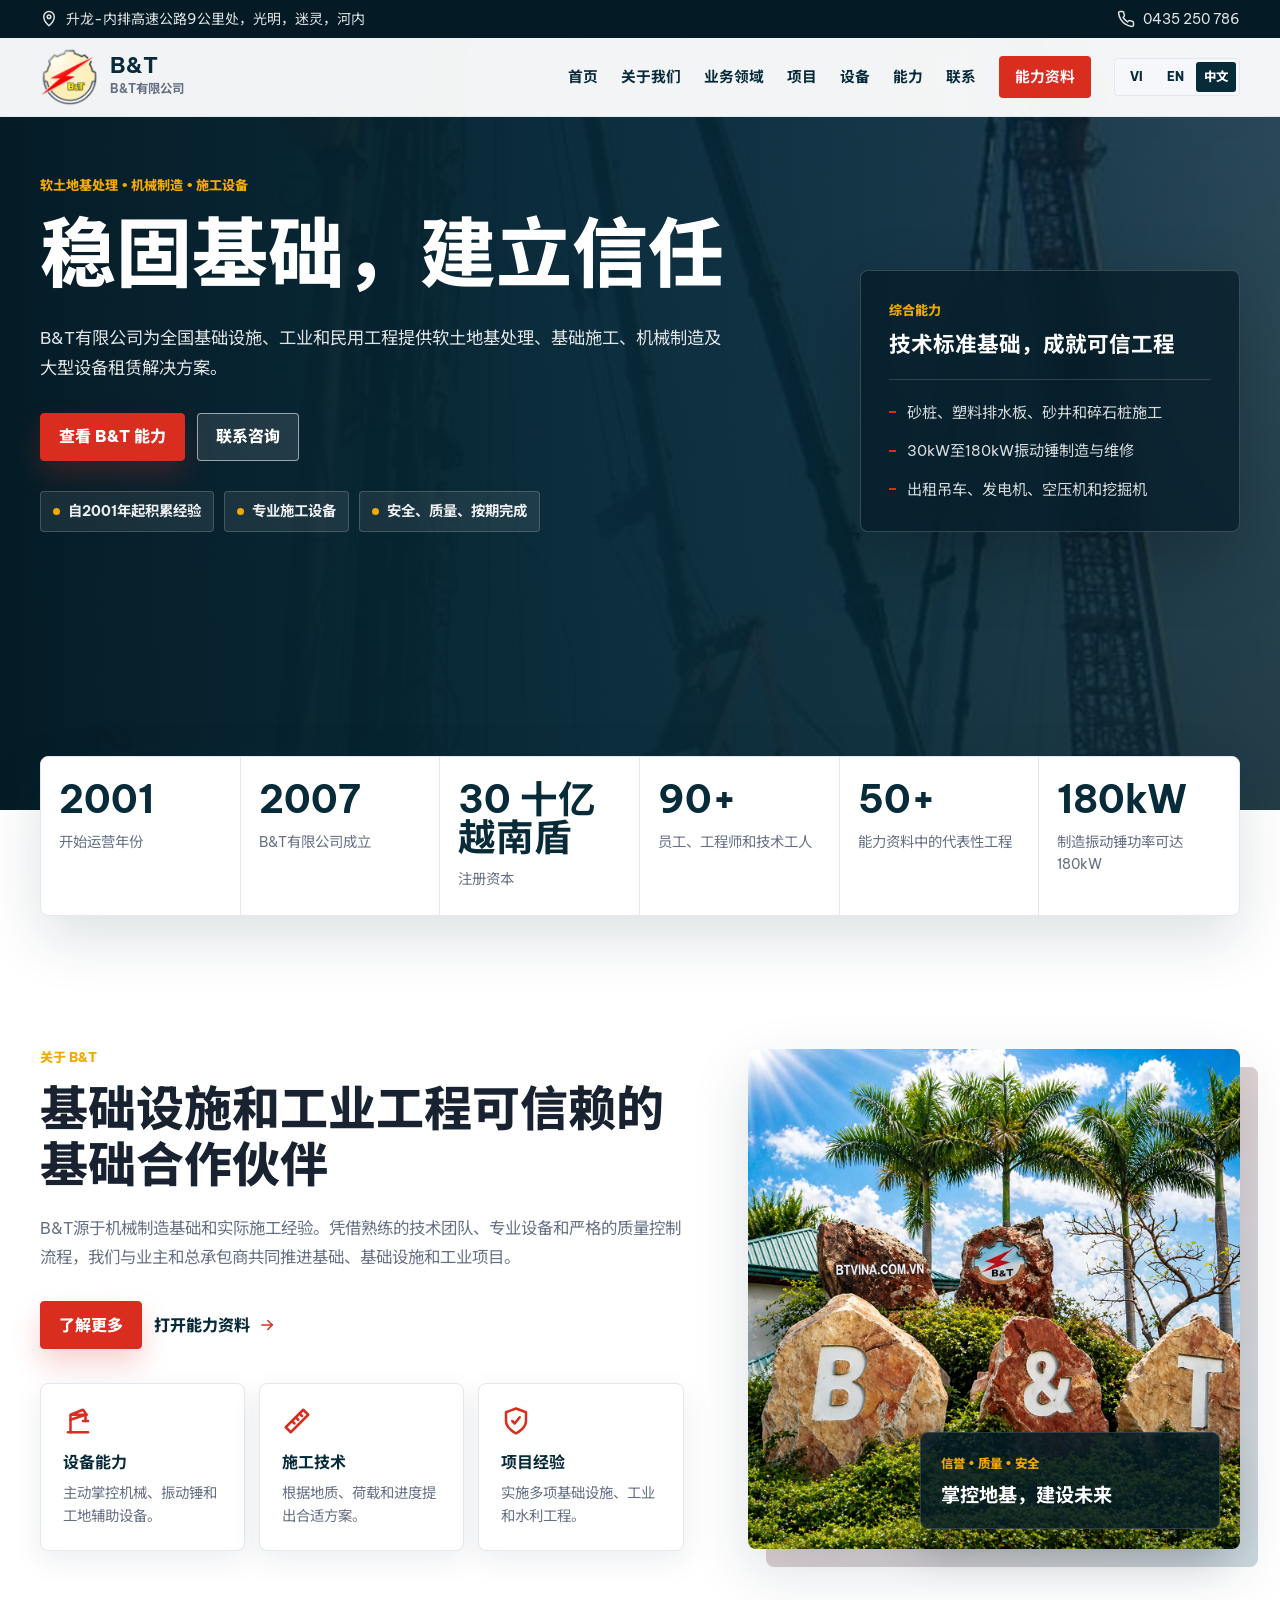
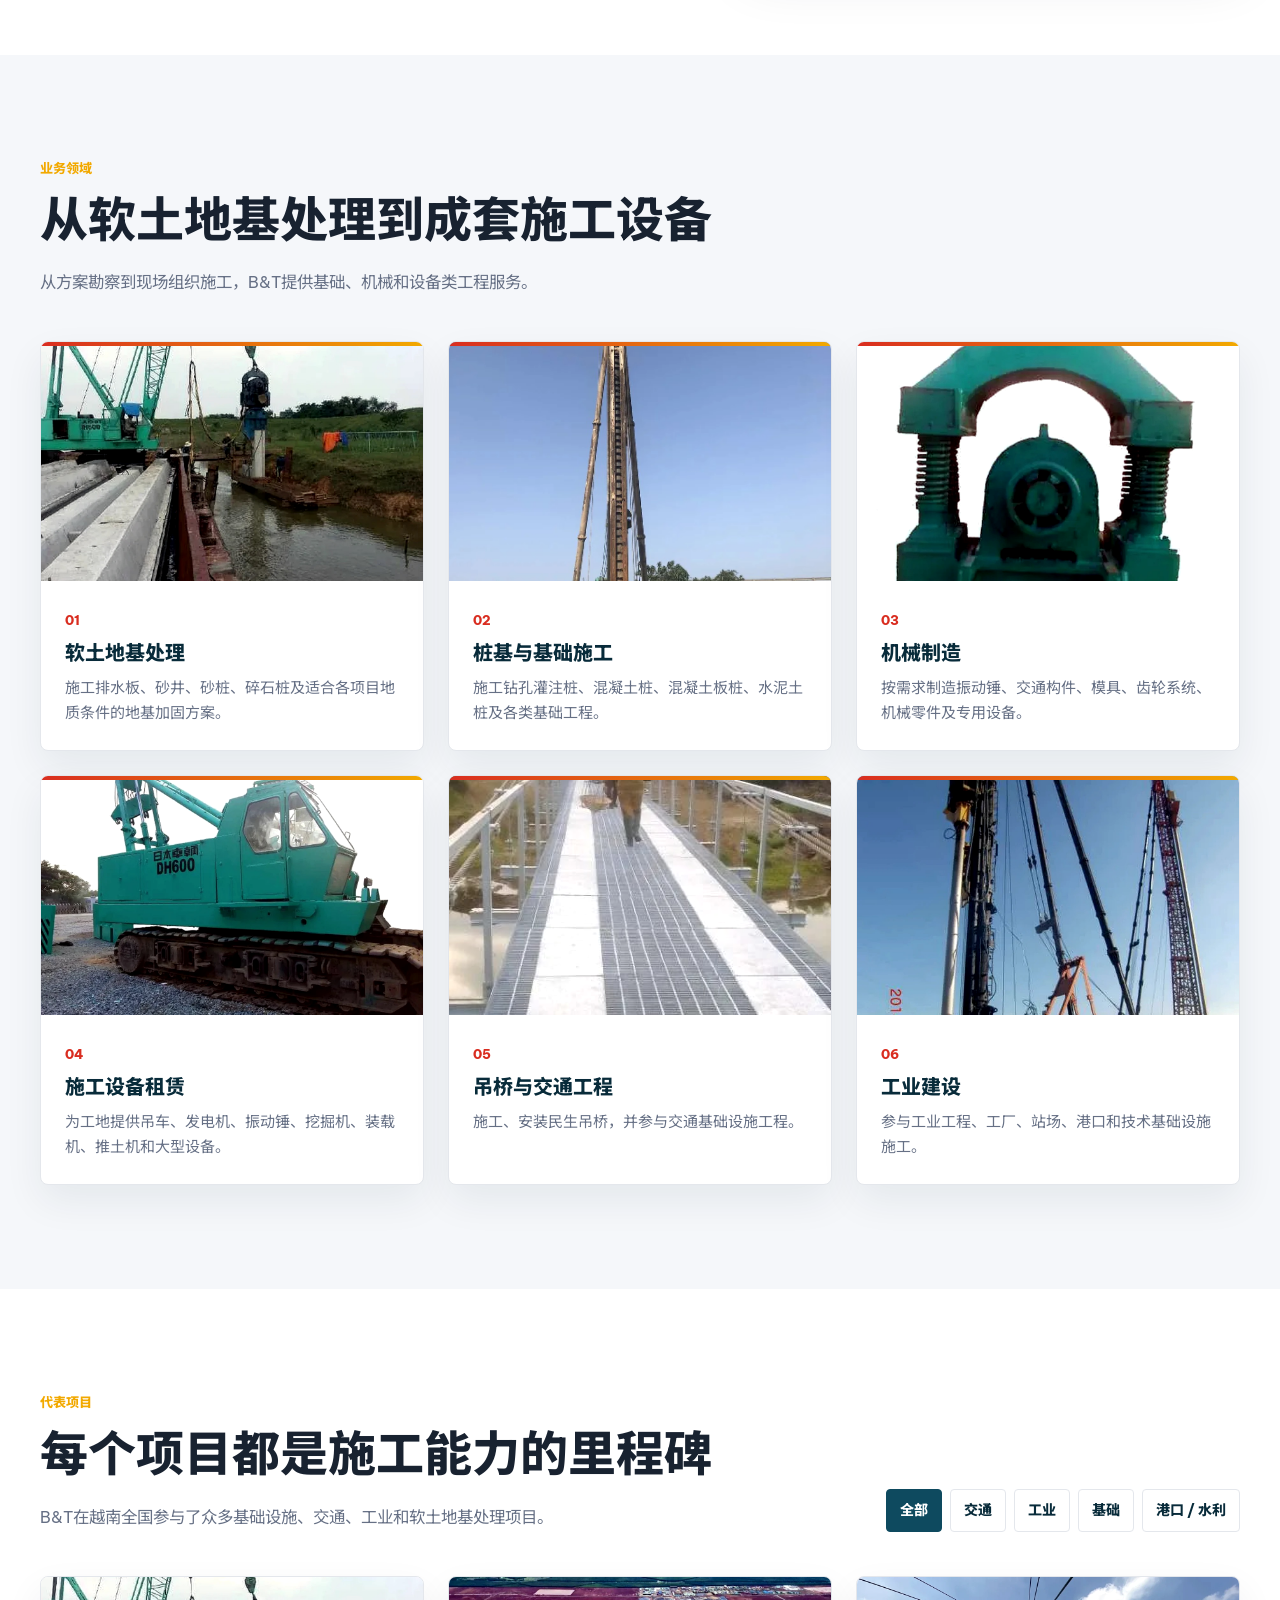
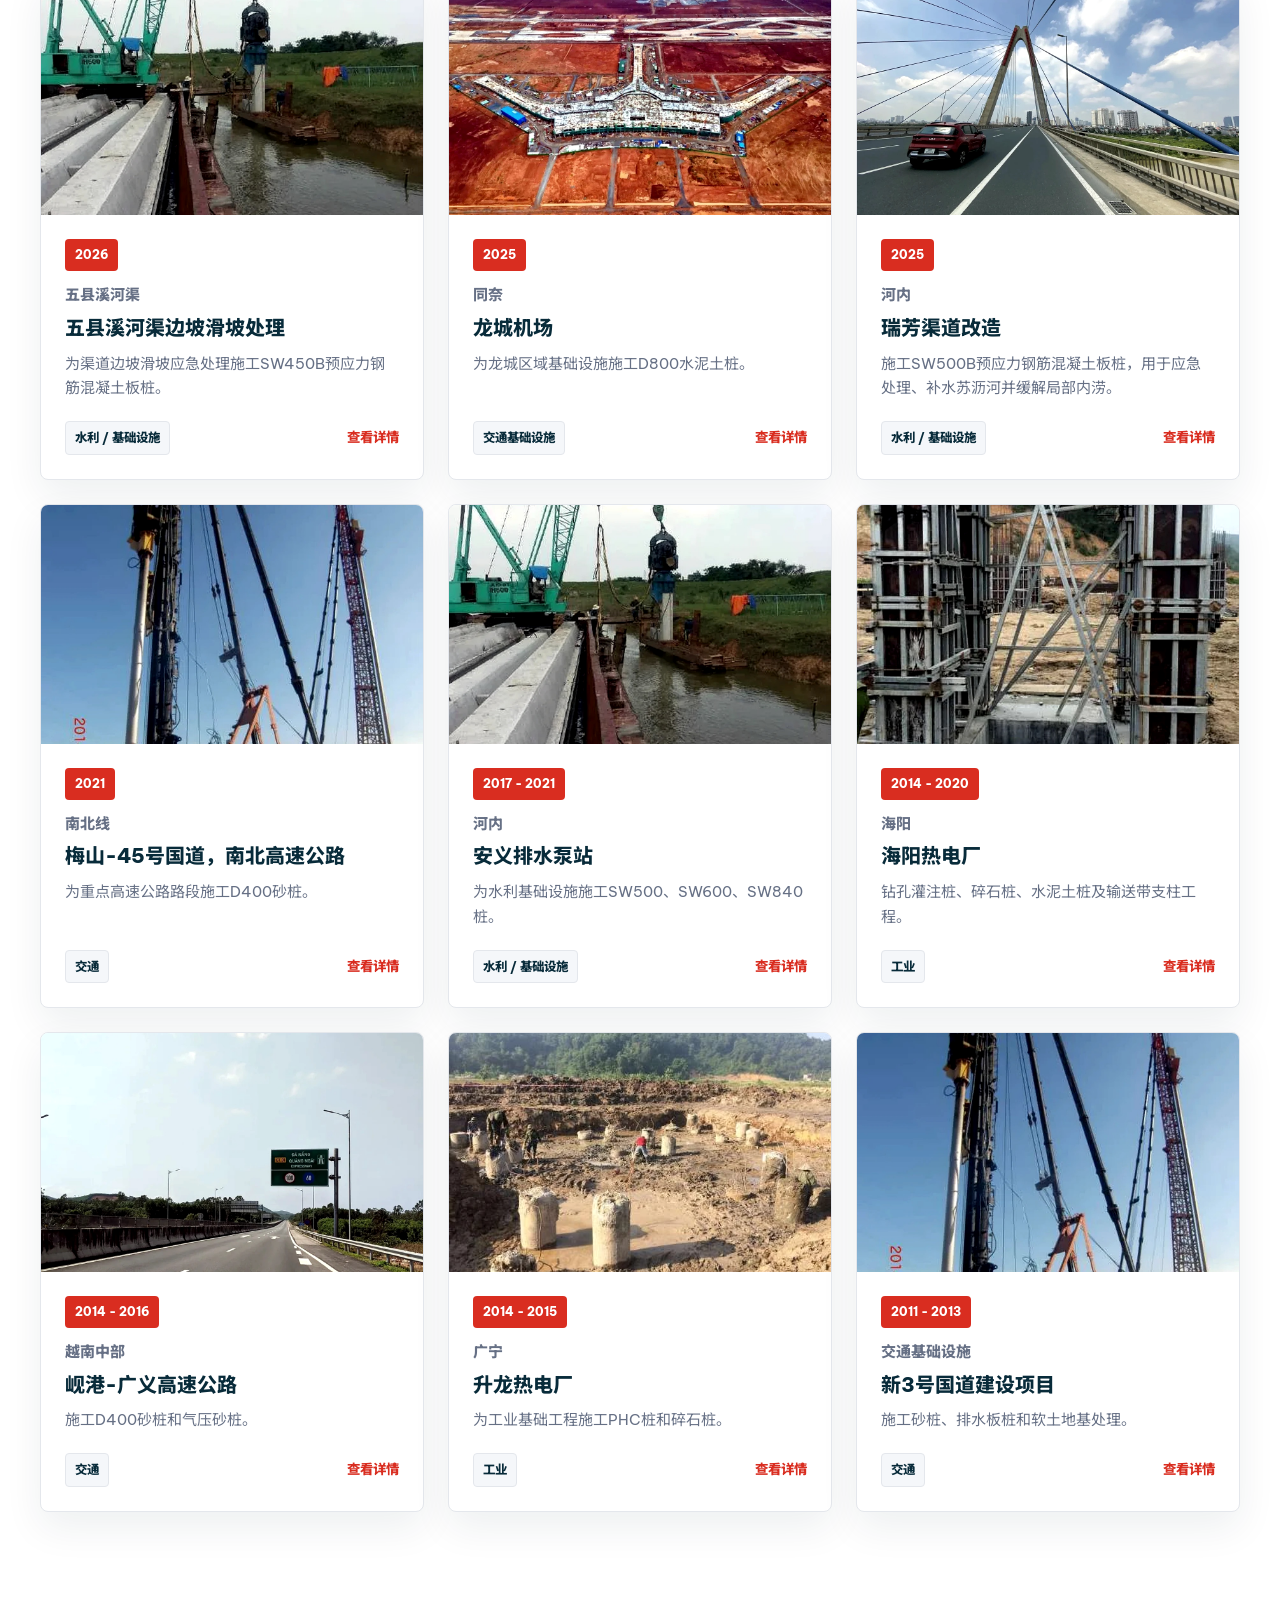
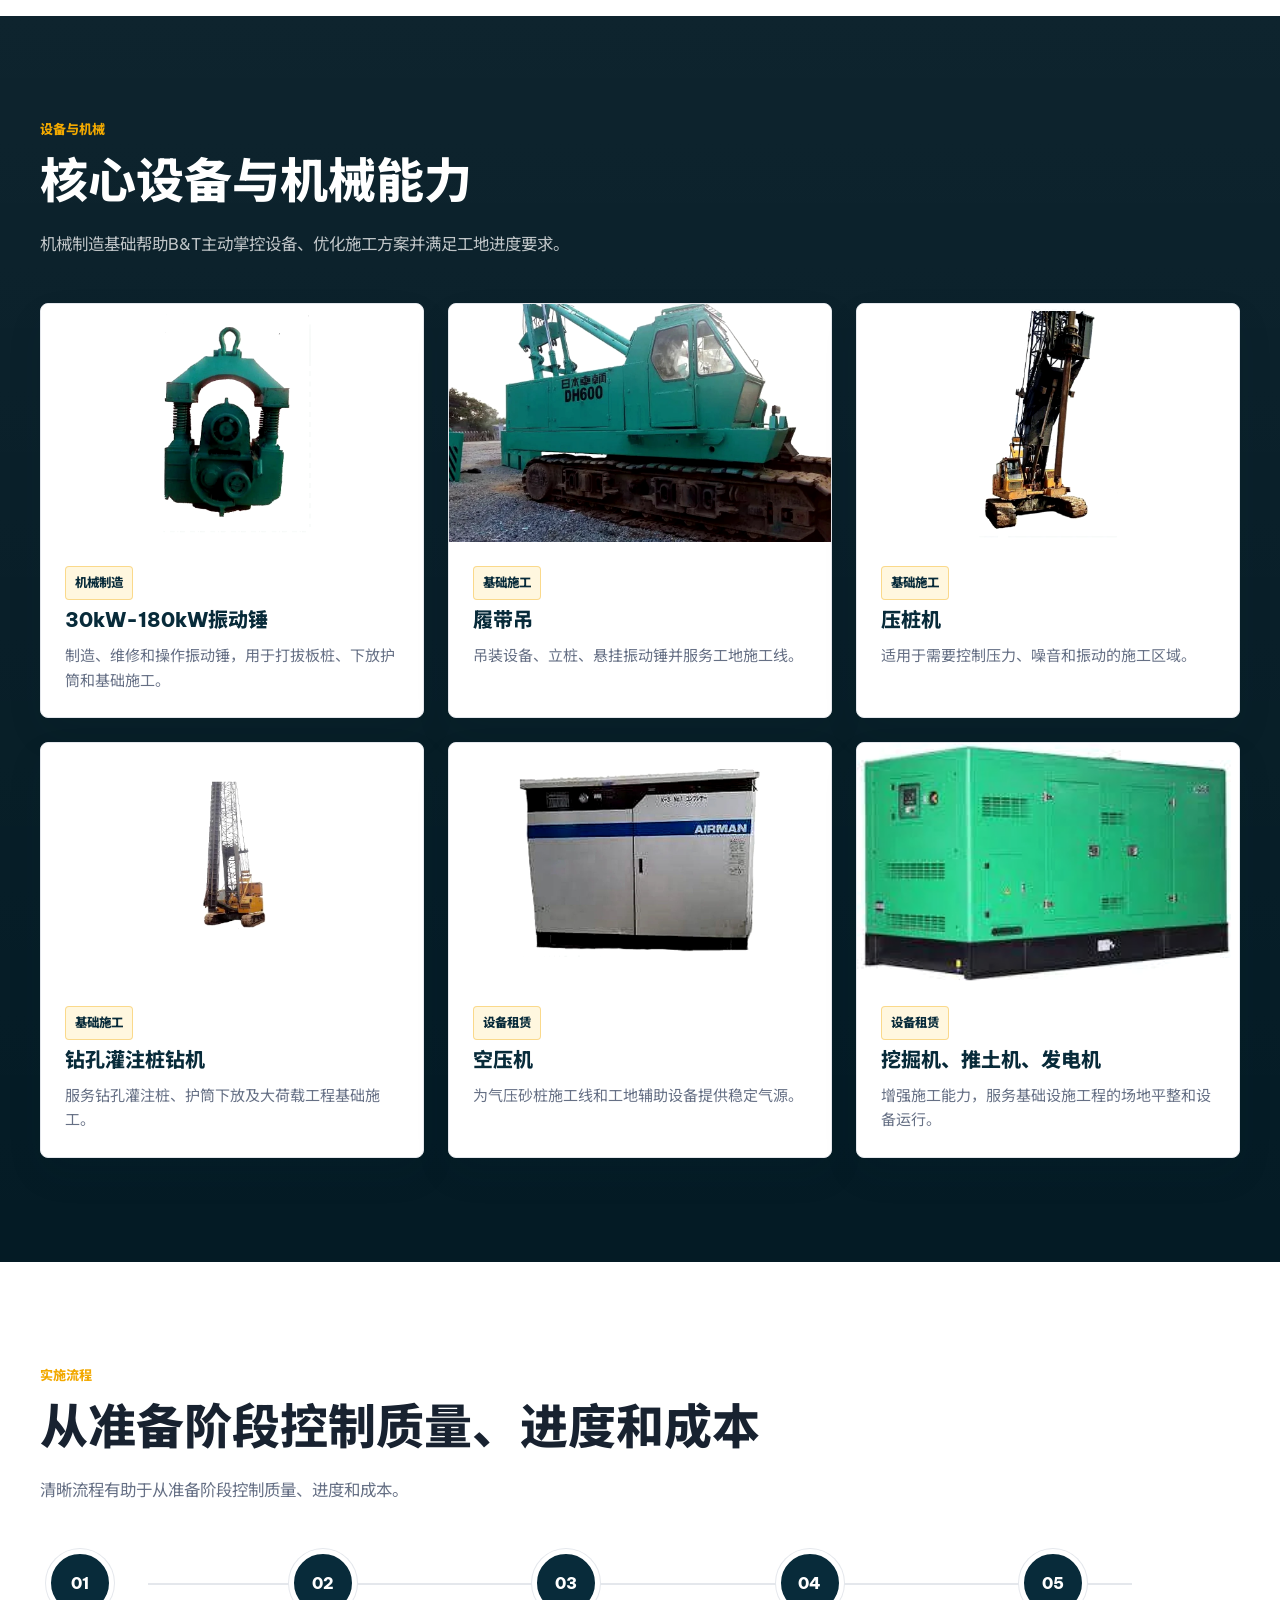
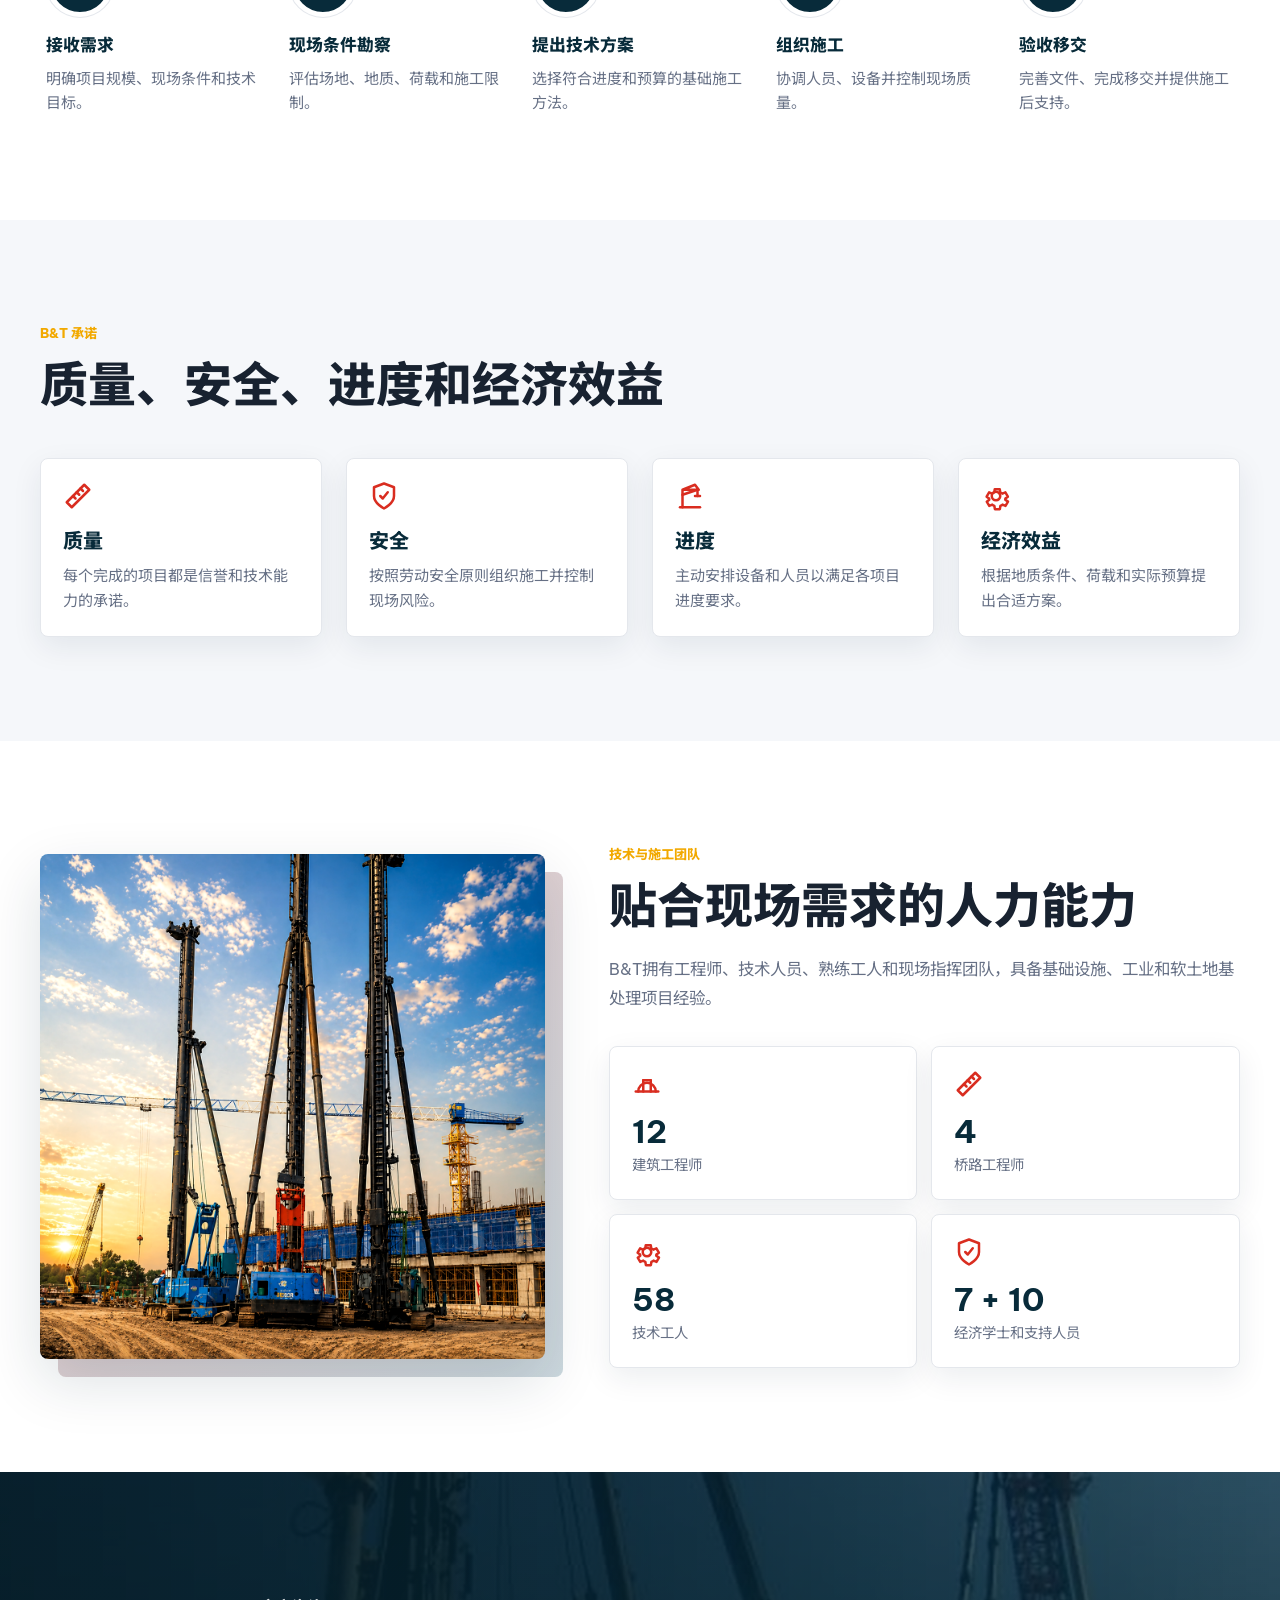
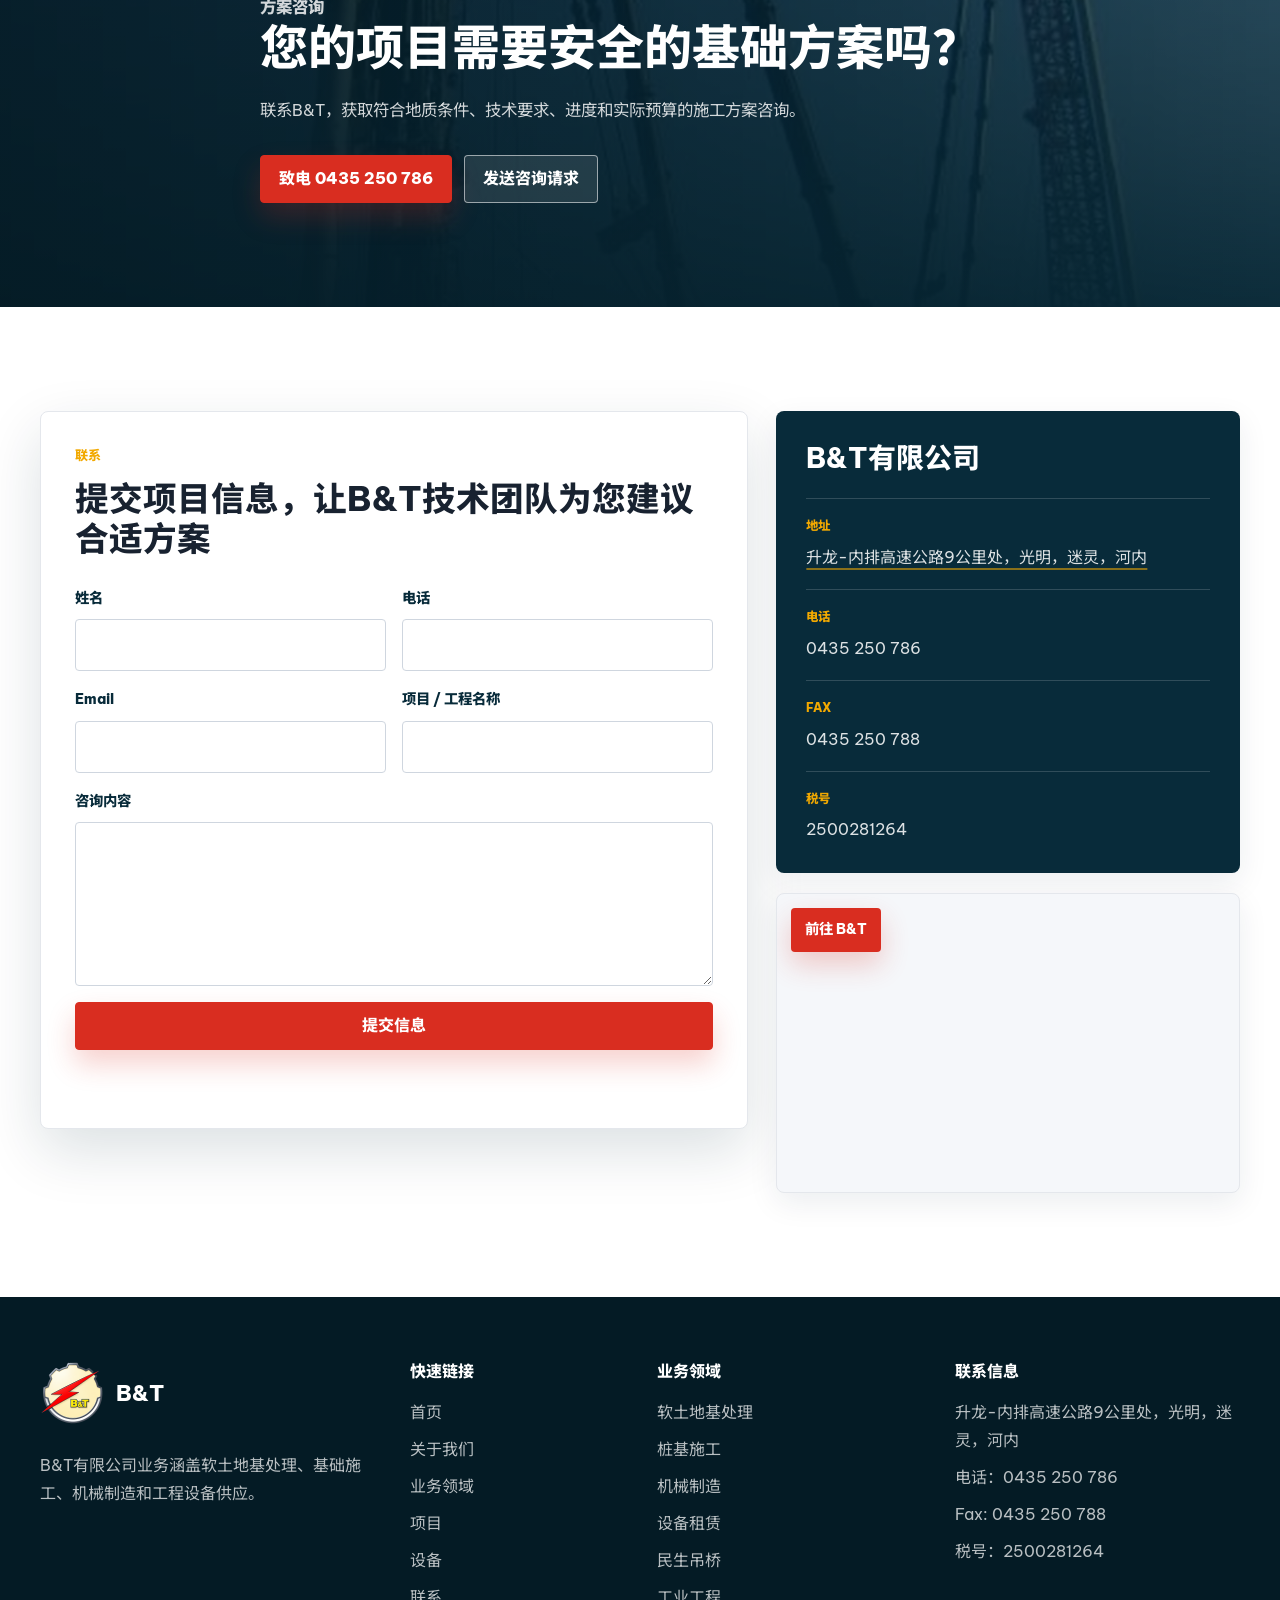
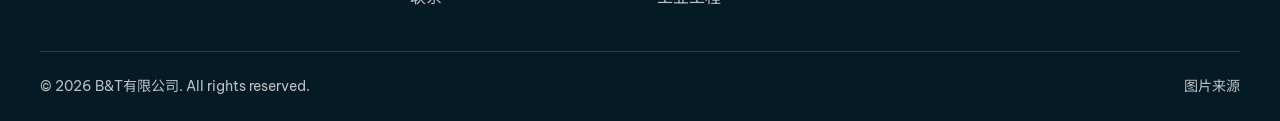
<file: index-zh.html>
<!doctype html>
<html lang="zh-CN">
  <head>
    <meta charset="utf-8" />
    <meta name="viewport" content="width=device-width, initial-scale=1" />
    <title>B&amp;T有限公司 | 软土地基处理、基础施工与机械设备</title>
    <meta
      name="description"
      content="B&amp;T有限公司专注于软土地基处理、基础施工、砂桩、钻孔灌注桩、机械制造及工程设备租赁。"
    />
    <meta property="og:title" content="B&amp;T有限公司 | 稳固基础，建立信任" />
    <meta
      property="og:description"
      content="为基础设施、工业和民用工程提供软土地基处理、基础施工、机械制造和施工设备解决方案。"
    />
    <meta property="og:image" content="assets/images/hero-foundation.jpg" />
    <meta property="og:type" content="website" />
    <link rel="alternate" hreflang="vi" href="index.html" />
    <link rel="alternate" hreflang="en" href="index-en.html" />
    <link rel="alternate" hreflang="zh-CN" href="index-zh.html" />
    <link rel="icon" href="favicon.png" type="image/png" />
    <link rel="preload" href="assets/images/hero-foundation.jpg" as="image" />
    <link rel="preconnect" href="https://fonts.googleapis.com" />
    <link rel="preconnect" href="https://fonts.gstatic.com" crossorigin />
    <link
      href="https://fonts.googleapis.com/css2?family=Be+Vietnam+Pro:wght@400;500;600;700;800&family=Noto+Sans+SC:wght@400;500;600;700;800&display=swap"
      rel="stylesheet"
    />
    <link rel="stylesheet" href="assets/css/style.css" />
  </head>
  <body>
    <a class="skip-link" href="#main-content">跳过导航</a>

    <svg class="svg-sprite" aria-hidden="true" focusable="false">
      <symbol id="icon-pin" viewBox="0 0 24 24">
        <path d="M12 21s7-6.1 7-12a7 7 0 1 0-14 0c0 5.9 7 12 7 12Z" />
        <circle cx="12" cy="9" r="2.4" />
      </symbol>
      <symbol id="icon-phone" viewBox="0 0 24 24">
        <path d="M22 16.9v3a2 2 0 0 1-2.2 2 19.7 19.7 0 0 1-8.6-3.1 19.4 19.4 0 0 1-6-6A19.7 19.7 0 0 1 2.1 4.2 2 2 0 0 1 4.1 2h3a2 2 0 0 1 2 1.7c.1 1 .4 2 .7 2.9a2 2 0 0 1-.5 2.1L8.1 9.9a16 16 0 0 0 6 6l1.2-1.2a2 2 0 0 1 2.1-.5c.9.3 1.9.6 2.9.7A2 2 0 0 1 22 16.9Z" />
      </symbol>
      <symbol id="icon-shield" viewBox="0 0 24 24">
        <path d="M12 22s8-4 8-10V5l-8-3-8 3v7c0 6 8 10 8 10Z" />
        <path d="m9 12 2 2 4-5" />
      </symbol>
      <symbol id="icon-gear" viewBox="0 0 24 24">
        <path d="M12 15.4a3.4 3.4 0 1 0 0-6.8 3.4 3.4 0 0 0 0 6.8Z" />
        <path d="M19.4 15a8.7 8.7 0 0 0 .1-1l2-1.5-2-3.4-2.4 1a8.4 8.4 0 0 0-1.7-1L15 6.5h-4l-.4 2.6c-.6.2-1.2.6-1.7 1l-2.4-1-2 3.4 2 1.5a8.7 8.7 0 0 0 .1 1l-2 1.5 2 3.4 2.4-1c.5.4 1.1.7 1.7 1l.4 2.6h4l.4-2.6c.6-.3 1.2-.6 1.7-1l2.4 1 2-3.4-2.2-1.5Z" />
      </symbol>
      <symbol id="icon-crane" viewBox="0 0 24 24">
        <path d="M4 21h16" />
        <path d="M6 21V7l10-4 3 4H6" />
        <path d="m6 11 12-4" />
        <path d="M18 7v5" />
        <path d="M16 12h4" />
      </symbol>
      <symbol id="icon-ruler" viewBox="0 0 24 24">
        <path d="m3 17 4 4L21 7l-4-4L3 17Z" />
        <path d="m14 6 2 2" />
        <path d="m11 9 2 2" />
        <path d="m8 12 2 2" />
      </symbol>
      <symbol id="icon-hardhat" viewBox="0 0 24 24">
        <path d="M3 18h18" />
        <path d="M5 18a7 7 0 0 1 14 0" />
        <path d="M9 18V9" />
        <path d="M15 18V9" />
        <path d="M9 9h6" />
      </symbol>
      <symbol id="icon-arrow" viewBox="0 0 24 24">
        <path d="M5 12h14" />
        <path d="m13 6 6 6-6 6" />
      </symbol>
    </svg>

    <header class="site-header" data-header>
      <div class="top-bar">
        <div class="container top-bar__inner">
          <a
            href="https://www.google.com/maps/dir/?api=1&destination=21.1800611,105.7810408&travelmode=driving"
            target="_blank"
            rel="noopener"
            aria-label="在 Google 地图中导航至 B&T 有限公司"
          >
            <svg aria-hidden="true"><use href="#icon-pin"></use></svg>
            升龙-内排高速公路9公里处，光明，迷灵，河内
          </a>
          <a href="tel:0435250786">
            <svg aria-hidden="true"><use href="#icon-phone"></use></svg>
            0435 250 786
          </a>
        </div>
      </div>
      <nav class="nav-shell" aria-label="主导航">
        <div class="container nav-shell__inner">
          <a class="brand" href="#home" aria-label="B&T 首页">
            <img class="brand__logo" src="assets/images/logo-bt.png" alt="B&T 有限公司标志" />
            <span>
              <strong>B&amp;T</strong>
              <small>B&amp;T有限公司</small>
            </span>
          </a>

          <button
            class="nav-toggle"
            type="button"
            aria-label="打开菜单"
            data-label-open="打开菜单"
            data-label-close="关闭菜单"
            aria-expanded="false"
            aria-controls="main-menu"
            data-nav-toggle
          >
            <span></span>
            <span></span>
            <span></span>
          </button>

          <div class="main-menu" id="main-menu" data-menu>
            <a href="#home">首页</a>
            <a href="#about">关于我们</a>
            <a href="#services">业务领域</a>
            <a href="#projects">项目</a>
            <a href="#equipment">设备</a>
            <a href="#capacity">能力</a>
            <a href="#contact">联系</a>
            <a class="nav-cta" href="assets/hsnl.pdf" target="_blank" rel="noopener">能力资料</a>
            <div class="language-switcher" aria-label="选择语言">
              <a href="index.html">VI</a>
              <a href="index-en.html">EN</a>
              <a class="is-active" href="index-zh.html" aria-current="page">中文</a>
            </div>
          </div>
        </div>
      </nav>
    </header>

    <main id="main-content">
      <section class="hero-section" id="home" aria-label="B&T 基础工程">
        <img
          class="hero-section__image"
          src="assets/images/hero-foundation.jpg"
          alt="基础设施工地上的基础施工设备"
        />
        <div class="hero-section__overlay"></div>
        <div class="container hero-grid">
          <div class="hero-copy reveal">
            <p class="eyebrow">软土地基处理 • 机械制造 • 施工设备</p>
            <h1>稳固基础，建立信任</h1>
            <p class="hero-lead">
              B&amp;T有限公司为全国基础设施、工业和民用工程提供软土地基处理、基础施工、机械制造及大型设备租赁解决方案。
            </p>
            <div class="hero-actions">
              <a class="button button--primary" href="#capacity">查看 B&amp;T 能力</a>
              <a class="button button--light" href="#contact">联系咨询</a>
            </div>
            <ul class="hero-points" aria-label="B&T 亮点">
              <li>自2001年起积累经验</li>
              <li>专业施工设备</li>
              <li>安全、质量、按期完成</li>
            </ul>
          </div>

          <aside class="hero-panel reveal" aria-label="核心能力">
            <p>综合能力</p>
            <strong>技术标准基础，成就可信工程</strong>
            <ul>
              <li>砂桩、塑料排水板、砂井和碎石桩施工</li>
              <li>30kW至180kW振动锤制造与维修</li>
              <li>出租吊车、发电机、空压机和挖掘机</li>
            </ul>
          </aside>
        </div>
      </section>

      <section class="stats-section" aria-label="B&T 能力数据">
        <div class="container stats-card reveal">
          <article>
            <strong><span data-counter-target="2001">2001</span></strong>
            <p>开始运营年份</p>
          </article>
          <article>
            <strong><span data-counter-target="2007">2007</span></strong>
            <p>B&amp;T有限公司成立</p>
          </article>
          <article>
            <strong><span data-counter-target="30">30</span> 十亿越南盾</strong>
            <p>注册资本</p>
          </article>
          <article>
            <strong><span data-counter-target="90">90</span>+</strong>
            <p>员工、工程师和技术工人</p>
          </article>
          <article>
            <strong><span data-counter-target="50">50</span>+</strong>
            <p>能力资料中的代表性工程</p>
          </article>
          <article>
            <strong><span data-counter-target="180">180</span>kW</strong>
            <p>制造振动锤功率可达180kW</p>
          </article>
        </div>
      </section>

      <section class="section about-section" id="about">
        <div class="container two-column">
          <div class="section-copy reveal">
            <p class="eyebrow">关于 B&amp;T</p>
            <h2>基础设施和工业工程可信赖的基础合作伙伴</h2>
            <p>
              B&amp;T源于机械制造基础和实际施工经验。凭借熟练的技术团队、专业设备和严格的质量控制流程，我们与业主和总承包商共同推进基础、基础设施和工业项目。
            </p>
            <div class="about-actions">
              <a class="button button--primary" href="#services">了解更多</a>
              <a class="text-link" href="assets/hsnl.pdf" target="_blank" rel="noopener">
                打开能力资料
                <svg aria-hidden="true"><use href="#icon-arrow"></use></svg>
              </a>
            </div>
            <div class="about-capabilities" aria-label="核心能力">
              <article>
                <svg aria-hidden="true"><use href="#icon-crane"></use></svg>
                <strong>设备能力</strong>
                <span>主动掌控机械、振动锤和工地辅助设备。</span>
              </article>
              <article>
                <svg aria-hidden="true"><use href="#icon-ruler"></use></svg>
                <strong>施工技术</strong>
                <span>根据地质、荷载和进度提出合适方案。</span>
              </article>
              <article>
                <svg aria-hidden="true"><use href="#icon-shield"></use></svg>
                <strong>项目经验</strong>
                <span>实施多项基础设施、工业和水利工程。</span>
              </article>
            </div>
          </div>

          <div class="image-proof reveal">
            <img
              src="assets/images/about-bt.png"
              alt="带有公司标识的 B&T 形象区域"
            />
            <div class="proof-card">
              <span>信誉 • 质量 • 安全</span>
              <strong>掌控地基，建设未来</strong>
            </div>
          </div>
        </div>
      </section>

      <section class="section section--light services-section" id="services">
        <div class="container">
          <div class="section-heading reveal">
            <p class="eyebrow">业务领域</p>
            <h2>从软土地基处理到成套施工设备</h2>
            <p>
              从方案勘察到现场组织施工，B&amp;T提供基础、机械和设备类工程服务。
            </p>
          </div>

          <div class="service-grid">
            <article class="service-card reveal">
              <img src="assets/images/services/ground-treatment.jpg" alt="使用专业设备进行软土地基处理" />
              <div class="service-card__body">
                <span>01</span>
                <h3>软土地基处理</h3>
                <p>施工排水板、砂井、砂桩、碎石桩及适合各项目地质条件的地基加固方案。</p>
              </div>
            </article>
            <article class="service-card reveal">
              <img src="assets/images/services/bored-pile.jpg" alt="钻机和基础桩施工设备" />
              <div class="service-card__body">
                <span>02</span>
                <h3>桩基与基础施工</h3>
                <p>施工钻孔灌注桩、混凝土桩、混凝土板桩、水泥土桩及各类基础工程。</p>
              </div>
            </article>
            <article class="service-card reveal">
              <img src="assets/images/services/mechanical-fabrication.jpg" alt="用于基础施工的振动锤和机械组件" />
              <div class="service-card__body">
                <span>03</span>
                <h3>机械制造</h3>
                <p>按需求制造振动锤、交通构件、模具、齿轮系统、机械零件及专用设备。</p>
              </div>
            </article>
            <article class="service-card reveal">
              <img src="assets/images/services/equipment-rental.jpg" alt="用于施工设备租赁的履带吊" />
              <div class="service-card__body">
                <span>04</span>
                <h3>施工设备租赁</h3>
                <p>为工地提供吊车、发电机、振动锤、挖掘机、装载机、推土机和大型设备。</p>
              </div>
            </article>
            <article class="service-card reveal">
              <img src="assets/images/services/suspension-bridge.jpg" alt="交通工程中的民生吊桥" />
              <div class="service-card__body">
                <span>05</span>
                <h3>吊桥与交通工程</h3>
                <p>施工、安装民生吊桥，并参与交通基础设施工程。</p>
              </div>
            </article>
            <article class="service-card reveal">
              <img src="assets/images/services/sand-drain.jpg" alt="砂桩和工业基础施工设备" />
              <div class="service-card__body">
                <span>06</span>
                <h3>工业建设</h3>
                <p>参与工业工程、工厂、站场、港口和技术基础设施施工。</p>
              </div>
            </article>
          </div>
        </div>
      </section>

      <section class="section projects-section" id="projects">
        <div class="container">
          <div class="section-heading section-heading--row reveal">
            <div>
              <p class="eyebrow">代表项目</p>
              <h2>每个项目都是施工能力的里程碑</h2>
              <p>
                B&amp;T在越南全国参与了众多基础设施、交通、工业和软土地基处理项目。
              </p>
            </div>
            <div class="project-filters" aria-label="项目筛选">
              <button type="button" class="is-active" data-filter="all">全部</button>
              <button type="button" data-filter="transport">交通</button>
              <button type="button" data-filter="industrial">工业</button>
              <button type="button" data-filter="foundation">基础</button>
              <button type="button" data-filter="water">港口 / 水利</button>
            </div>
          </div>

          <div class="project-grid" data-project-grid>
            <article class="project-card reveal" data-category="water foundation">
              <img src="assets/images/projects/ngu-huyen-khe-canal.jpg" alt="板桩施工和渠道边坡滑坡处理" />
              <div class="project-card__body">
                <span class="project-year">2026</span>
                <p class="project-location">五县溪河渠</p>
                <h3>五县溪河渠边坡滑坡处理</h3>
                <p>为渠道边坡滑坡应急处理施工SW450B预应力钢筋混凝土板桩。</p>
                <div class="project-card__footer">
                  <span>水利 / 基础设施</span>
                  <a href="#contact">查看详情</a>
                </div>
              </div>
            </article>
            <article class="project-card reveal" data-category="transport foundation">
              <img src="assets/images/projects/long-thanh-airport.jpg" alt="同奈龙城机场基础设施示意图" />
              <div class="project-card__body">
                <span class="project-year">2025</span>
                <p class="project-location">同奈</p>
                <h3>龙城机场</h3>
                <p>为龙城区域基础设施施工D800水泥土桩。</p>
                <div class="project-card__footer">
                  <span>交通基础设施</span>
                  <a href="#contact">查看详情</a>
                </div>
              </div>
            </article>
            <article class="project-card reveal" data-category="water foundation">
              <img src="assets/images/projects/thuy-phuong-canal.jpg" alt="城市渠道预应力混凝土板桩施工" />
              <div class="project-card__body">
                <span class="project-year">2025</span>
                <p class="project-location">河内</p>
                <h3>瑞芳渠道改造</h3>
                <p>施工SW500B预应力钢筋混凝土板桩，用于应急处理、补水苏沥河并缓解局部内涝。</p>
                <div class="project-card__footer">
                  <span>水利 / 基础设施</span>
                  <a href="#contact">查看详情</a>
                </div>
              </div>
            </article>
            <article class="project-card reveal" data-category="transport foundation">
              <img src="assets/images/projects/mai-son-ql45.jpg" alt="高速公路工地砂桩施工设备" />
              <div class="project-card__body">
                <span class="project-year">2021</span>
                <p class="project-location">南北线</p>
                <h3>梅山-45号国道，南北高速公路</h3>
                <p>为重点高速公路路段施工D400砂桩。</p>
                <div class="project-card__footer">
                  <span>交通</span>
                  <a href="#contact">查看详情</a>
                </div>
              </div>
            </article>
            <article class="project-card reveal" data-category="water foundation">
              <img src="assets/images/projects/yen-nghia-pump.jpg" alt="水利区域板桩和基础施工" />
              <div class="project-card__body">
                <span class="project-year">2017 - 2021</span>
                <p class="project-location">河内</p>
                <h3>安义排水泵站</h3>
                <p>为水利基础设施施工SW500、SW600、SW840桩。</p>
                <div class="project-card__footer">
                  <span>水利 / 基础设施</span>
                  <a href="#contact">查看详情</a>
                </div>
              </div>
            </article>
            <article class="project-card reveal" data-category="industrial foundation">
              <img src="assets/images/projects/hai-duong-power.jpg" alt="海阳热电厂基础工地" />
              <div class="project-card__body">
                <span class="project-year">2014 - 2020</span>
                <p class="project-location">海阳</p>
                <h3>海阳热电厂</h3>
                <p>钻孔灌注桩、碎石桩、水泥土桩及输送带支柱工程。</p>
                <div class="project-card__footer">
                  <span>工业</span>
                  <a href="#contact">查看详情</a>
                </div>
              </div>
            </article>
            <article class="project-card reveal" data-category="transport foundation">
              <img src="assets/images/projects/da-nang-quang-ngai.jpg" alt="岘港-广义高速公路" />
              <div class="project-card__body">
                <span class="project-year">2014 - 2016</span>
                <p class="project-location">越南中部</p>
                <h3>岘港-广义高速公路</h3>
                <p>施工D400砂桩和气压砂桩。</p>
                <div class="project-card__footer">
                  <span>交通</span>
                  <a href="#contact">查看详情</a>
                </div>
              </div>
            </article>
            <article class="project-card reveal" data-category="industrial foundation">
              <img src="assets/images/projects/thang-long-power.jpg" alt="工业厂房打桩及基础处理示意图" />
              <div class="project-card__body">
                <span class="project-year">2014 - 2015</span>
                <p class="project-location">广宁</p>
                <h3>升龙热电厂</h3>
                <p>为工业基础工程施工PHC桩和碎石桩。</p>
                <div class="project-card__footer">
                  <span>工业</span>
                  <a href="#contact">查看详情</a>
                </div>
              </div>
            </article>
            <article class="project-card reveal" data-category="transport foundation">
              <img src="assets/images/projects/ql3.jpg" alt="交通项目软基处理设备示意图" />
              <div class="project-card__body">
                <span class="project-year">2011 - 2013</span>
                <p class="project-location">交通基础设施</p>
                <h3>新3号国道建设项目</h3>
                <p>施工砂桩、排水板桩和软土地基处理。</p>
                <div class="project-card__footer">
                  <span>交通</span>
                  <a href="#contact">查看详情</a>
                </div>
              </div>
            </article>
          </div>
        </div>
      </section>

      <section class="section section--dark equipment-section" id="equipment">
        <div class="container">
          <div class="section-heading reveal">
            <p class="eyebrow">设备与机械</p>
            <h2>核心设备与机械能力</h2>
            <p>
              机械制造基础帮助B&amp;T主动掌控设备、优化施工方案并满足工地进度要求。
            </p>
          </div>

          <div class="equipment-grid">
            <article class="equipment-card reveal">
              <img src="assets/images/equipment/vibro-hammer.jpg" alt="用于板桩和基础施工的振动锤" />
              <div>
                <span class="badge">机械制造</span>
                <h3>30kW-180kW振动锤</h3>
                <p>制造、维修和操作振动锤，用于打拔板桩、下放护筒和基础施工。</p>
              </div>
            </article>
            <article class="equipment-card reveal">
              <img src="assets/images/equipment/crawler-crane.jpg" alt="用于吊装基础施工设备的履带吊" />
              <div>
                <span class="badge">基础施工</span>
                <h3>履带吊</h3>
                <p>吊装设备、立桩、悬挂振动锤并服务工地施工线。</p>
              </div>
            </article>
            <article class="equipment-card reveal">
              <img src="assets/images/equipment/static-piler.jpg" alt="用于基础施工的静压桩机" />
              <div>
                <span class="badge">基础施工</span>
                <h3>压桩机</h3>
                <p>适用于需要控制压力、噪音和振动的施工区域。</p>
              </div>
            </article>
            <article class="equipment-card reveal">
              <img src="assets/images/equipment/bored-pile-rig.jpg" alt="基础设备中的钻孔灌注桩钻机" />
              <div>
                <span class="badge">基础施工</span>
                <h3>钻孔灌注桩钻机</h3>
                <p>服务钻孔灌注桩、护筒下放及大荷载工程基础施工。</p>
              </div>
            </article>
            <article class="equipment-card reveal">
              <img src="assets/images/equipment/air-compressor.jpg" alt="服务砂桩施工线的空压机" />
              <div>
                <span class="badge">设备租赁</span>
                <h3>空压机</h3>
                <p>为气压砂桩施工线和工地辅助设备提供稳定气源。</p>
              </div>
            </article>
            <article class="equipment-card reveal">
              <img src="assets/images/equipment/generator.jpg" alt="发电机和工地辅助设备" />
              <div>
                <span class="badge">设备租赁</span>
                <h3>挖掘机、推土机、发电机</h3>
                <p>增强施工能力，服务基础设施工程的场地平整和设备运行。</p>
              </div>
            </article>
          </div>
        </div>
      </section>

      <section class="section process-section" id="process">
        <div class="container">
          <div class="section-heading reveal">
            <p class="eyebrow">实施流程</p>
            <h2>从准备阶段控制质量、进度和成本</h2>
            <p>
              清晰流程有助于从准备阶段控制质量、进度和成本。
            </p>
          </div>
          <div class="process-timeline">
            <article class="reveal">
              <span>01</span>
              <h3>接收需求</h3>
              <p>明确项目规模、现场条件和技术目标。</p>
            </article>
            <article class="reveal">
              <span>02</span>
              <h3>现场条件勘察</h3>
              <p>评估场地、地质、荷载和施工限制。</p>
            </article>
            <article class="reveal">
              <span>03</span>
              <h3>提出技术方案</h3>
              <p>选择符合进度和预算的基础施工方法。</p>
            </article>
            <article class="reveal">
              <span>04</span>
              <h3>组织施工</h3>
              <p>协调人员、设备并控制现场质量。</p>
            </article>
            <article class="reveal">
              <span>05</span>
              <h3>验收移交</h3>
              <p>完善文件、完成移交并提供施工后支持。</p>
            </article>
          </div>
        </div>
      </section>

      <section class="section section--light values-section" aria-labelledby="values-title">
        <div class="container">
          <div class="section-heading reveal">
            <p class="eyebrow">B&amp;T 承诺</p>
            <h2 id="values-title">质量、安全、进度和经济效益</h2>
          </div>
          <div class="values-grid">
            <article class="value-card reveal">
              <svg aria-hidden="true"><use href="#icon-ruler"></use></svg>
              <h3>质量</h3>
              <p>每个完成的项目都是信誉和技术能力的承诺。</p>
            </article>
            <article class="value-card reveal">
              <svg aria-hidden="true"><use href="#icon-shield"></use></svg>
              <h3>安全</h3>
              <p>按照劳动安全原则组织施工并控制现场风险。</p>
            </article>
            <article class="value-card reveal">
              <svg aria-hidden="true"><use href="#icon-crane"></use></svg>
              <h3>进度</h3>
              <p>主动安排设备和人员以满足各项目进度要求。</p>
            </article>
            <article class="value-card reveal">
              <svg aria-hidden="true"><use href="#icon-gear"></use></svg>
              <h3>经济效益</h3>
              <p>根据地质条件、荷载和实际预算提出合适方案。</p>
            </article>
          </div>
        </div>
      </section>

      <section class="section capacity-section" id="capacity">
        <div class="container two-column two-column--reverse">
          <div class="image-proof image-proof--compact reveal">
            <img
              src="assets/images/equipment/foundation-machines.png"
              alt="工地专业基础施工设备"
            />
          </div>
          <div class="section-copy reveal">
            <p class="eyebrow">技术与施工团队</p>
            <h2>贴合现场需求的人力能力</h2>
            <p>
              B&amp;T拥有工程师、技术人员、熟练工人和现场指挥团队，具备基础设施、工业和软土地基处理项目经验。
            </p>
            <div class="people-grid">
              <article>
                <svg aria-hidden="true"><use href="#icon-hardhat"></use></svg>
                <strong>12</strong>
                <span>建筑工程师</span>
              </article>
              <article>
                <svg aria-hidden="true"><use href="#icon-ruler"></use></svg>
                <strong>4</strong>
                <span>桥路工程师</span>
              </article>
              <article>
                <svg aria-hidden="true"><use href="#icon-gear"></use></svg>
                <strong>58</strong>
                <span>技术工人</span>
              </article>
              <article>
                <svg aria-hidden="true"><use href="#icon-shield"></use></svg>
                <strong>7 + 10</strong>
                <span>经济学士和支持人员</span>
              </article>
            </div>
          </div>
        </div>
      </section>

      <section class="cta-section" aria-label="基础咨询联系">
        <img src="assets/images/hero-foundation.jpg" alt="" aria-hidden="true" />
        <div class="cta-section__overlay"></div>
        <div class="container cta-content reveal">
          <p class="eyebrow">方案咨询</p>
          <h2>您的项目需要安全的基础方案吗？</h2>
          <p>
            联系B&amp;T，获取符合地质条件、技术要求、进度和实际预算的施工方案咨询。
          </p>
          <div class="hero-actions">
            <a class="button button--primary" href="tel:0435250786">致电 0435 250 786</a>
            <a class="button button--light" href="#contact">发送咨询请求</a>
          </div>
        </div>
      </section>

      <section class="section contact-section" id="contact">
        <div class="container contact-grid">
          <div class="contact-card reveal">
            <p class="eyebrow">联系</p>
            <h2>提交项目信息，让B&amp;T技术团队为您建议合适方案</h2>
            <form
              class="contact-form"
              data-contact-form
              data-message-invalid="请在提交前填写所有必填信息。"
              data-message-success="谢谢您。B&amp;T 将尽快与您联系。"
              novalidate
            >
              <div class="form-row">
                <label for="fullname">姓名</label>
                <input id="fullname" name="fullname" type="text" autocomplete="name" required />
              </div>
              <div class="form-row">
                <label for="phone">电话</label>
                <input id="phone" name="phone" type="tel" autocomplete="tel" required />
              </div>
              <div class="form-row">
                <label for="email">Email</label>
                <input id="email" name="email" type="email" autocomplete="email" />
              </div>
              <div class="form-row">
                <label for="project-name">项目 / 工程名称</label>
                <input id="project-name" name="project" type="text" />
              </div>
              <div class="form-row form-row--full">
                <label for="message">咨询内容</label>
                <textarea id="message" name="message" rows="5" required></textarea>
              </div>
              <button class="button button--primary form-row--full" type="submit">提交信息</button>
              <p class="form-status form-row--full" role="status" aria-live="polite" data-form-status></p>
            </form>
          </div>

          <aside class="contact-info reveal" aria-label="B&T有限公司联系信息">
            <div>
              <h2>B&amp;T有限公司</h2>
              <dl>
                <div>
                  <dt>地址</dt>
                  <dd>
                    <a
                      class="address-link"
                      href="https://www.google.com/maps/dir/?api=1&destination=21.1800611,105.7810408&travelmode=driving"
                      target="_blank"
                      rel="noopener"
                    >
                      升龙-内排高速公路9公里处，光明，迷灵，河内
                    </a>
                  </dd>
                </div>
                <div>
                  <dt>电话</dt>
                  <dd><a href="tel:0435250786">0435 250 786</a></dd>
                </div>
                <div>
                  <dt>Fax</dt>
                  <dd>0435 250 788</dd>
                </div>
                <div>
                  <dt>税号</dt>
                  <dd>2500281264</dd>
                </div>
              </dl>
            </div>
            <div class="map-frame" aria-label="B&T有限公司地图">
              <iframe
                title="B&T有限公司地图"
                src="https://www.google.com/maps/embed?pb=!1m18!1m12!1m3!1d3720.3044566277617!2d105.7810408!3d21.1800611!2m3!1f0!2f0!3f0!3m2!1i1024!2i768!4f13.1!3m3!1m2!1s0x3134ff0029c6e2ff%3A0x361f3017a8696369!2sC%C3%B4ng%20Ty%20TNHH%20B%26T!5e0!3m2!1svi!2s!4v1777102166567!5m2!1svi!2s"
                loading="lazy"
                allowfullscreen
                referrerpolicy="no-referrer-when-downgrade"
              ></iframe>
              <a
                class="map-directions"
                href="https://www.google.com/maps/dir/?api=1&destination=21.1800611,105.7810408&travelmode=driving"
                target="_blank"
                rel="noopener"
              >
                前往 B&amp;T
              </a>
            </div>
          </aside>
        </div>
      </section>
    </main>

    <footer class="site-footer">
      <div class="container footer-grid">
        <div>
          <a class="footer-brand" href="#home">
            <img src="assets/images/logo-bt.png" alt="B&T 有限公司标志" />
            <span>B&amp;T</span>
          </a>
          <p>
            B&amp;T有限公司业务涵盖软土地基处理、基础施工、机械制造和工程设备供应。
          </p>
        </div>
        <div>
          <h2>快速链接</h2>
          <ul>
            <li><a href="#home">首页</a></li>
            <li><a href="#about">关于我们</a></li>
            <li><a href="#services">业务领域</a></li>
            <li><a href="#projects">项目</a></li>
            <li><a href="#equipment">设备</a></li>
            <li><a href="#contact">联系</a></li>
          </ul>
        </div>
        <div>
          <h2>业务领域</h2>
          <ul>
            <li>软土地基处理</li>
            <li>桩基施工</li>
            <li>机械制造</li>
            <li>设备租赁</li>
            <li>民生吊桥</li>
            <li>工业工程</li>
          </ul>
        </div>
        <div>
          <h2>联系信息</h2>
          <address>
            <a
              href="https://www.google.com/maps/dir/?api=1&destination=21.1800611,105.7810408&travelmode=driving"
              target="_blank"
              rel="noopener"
            >
              升龙-内排高速公路9公里处，光明，迷灵，河内
            </a>
            <a href="tel:0435250786">电话：0435 250 786</a>
            <span>Fax: 0435 250 788</span>
            <span>税号：2500281264</span>
          </address>
        </div>
      </div>
      <div class="container footer-bottom">
        <span>© 2026 B&amp;T有限公司. All rights reserved.</span>
        <a href="assets/source-credits.md">图片来源</a>
      </div>
    </footer>

    <script src="assets/js/main.js"></script>
  </body>
</html>
</file>
<file: assets/css/style.css>
:root {
  --primary: #082b3a;
  --primary-dark: #041b25;
  --secondary: #0e4a5f;
  --accent: #d92d20;
  --accent-2: #f2a900;
  --text: #182230;
  --muted: #667085;
  --border: #e4e7ec;
  --light: #f5f7fa;
  --white: #ffffff;
  --shadow-sm: 0 10px 30px rgba(8, 43, 58, 0.08);
  --shadow-md: 0 22px 58px rgba(8, 43, 58, 0.14);
  --radius: 8px;
  --header-offset: 118px;
}

* {
  box-sizing: border-box;
}

html {
  scroll-behavior: smooth;
  scroll-padding-top: var(--header-offset);
}

body {
  min-width: 320px;
  margin: 0;
  color: var(--text);
  background: var(--white);
  font-family: "Be Vietnam Pro", Inter, "Noto Sans SC", "Microsoft YaHei", Arial, sans-serif;
  font-size: 16px;
  line-height: 1.75;
  text-rendering: optimizeLegibility;
}

body.nav-open {
  overflow: hidden;
}

img,
svg {
  display: block;
}

img {
  max-width: 100%;
}

a {
  color: inherit;
  text-decoration: none;
}

button,
input,
textarea {
  font: inherit;
}

button,
a,
input,
textarea {
  outline-offset: 4px;
}

button:focus-visible,
a:focus-visible,
input:focus-visible,
textarea:focus-visible {
  outline: 3px solid rgba(242, 169, 0, 0.7);
}

.container {
  width: min(1200px, calc(100% - 40px));
  margin-inline: auto;
}

.skip-link {
  position: fixed;
  top: 12px;
  left: 12px;
  z-index: 2000;
  padding: 10px 14px;
  color: var(--white);
  background: var(--accent);
  border-radius: 4px;
  transform: translateY(-150%);
}

.skip-link:focus {
  transform: translateY(0);
}

.svg-sprite {
  position: absolute;
  width: 0;
  height: 0;
  overflow: hidden;
}

.site-header {
  position: fixed;
  inset: 0 0 auto;
  z-index: 1000;
  transition: transform 200ms ease;
}

.top-bar {
  color: rgba(255, 255, 255, 0.88);
  background: var(--primary-dark);
  font-size: 0.875rem;
}

.top-bar__inner {
  display: flex;
  align-items: center;
  justify-content: space-between;
  gap: 20px;
  min-height: 38px;
}

.top-bar span,
.top-bar a {
  display: inline-flex;
  align-items: center;
  gap: 8px;
  min-width: 0;
}

.top-bar svg,
.brand svg,
.about-capabilities svg,
.value-card svg,
.people-grid svg,
.text-link svg {
  width: 18px;
  height: 18px;
  flex: 0 0 auto;
  fill: none;
  stroke: currentColor;
  stroke-width: 2;
  stroke-linecap: round;
  stroke-linejoin: round;
}

.nav-shell {
  position: relative;
  background: rgba(255, 255, 255, 0.95);
  border-bottom: 1px solid rgba(228, 231, 236, 0.88);
  backdrop-filter: blur(16px);
}

.site-header.is-scrolled .nav-shell {
  background: var(--white);
  box-shadow: 0 14px 34px rgba(8, 43, 58, 0.12);
}

.nav-shell__inner {
  display: flex;
  align-items: center;
  justify-content: space-between;
  min-height: 78px;
  gap: 26px;
}

.brand {
  display: inline-flex;
  align-items: center;
  gap: 12px;
  min-width: 0;
  color: var(--primary);
}

.brand__logo {
  width: 58px;
  height: 58px;
  object-fit: contain;
}

.brand strong,
.brand small {
  display: block;
}

.brand strong {
  font-size: 1.35rem;
  line-height: 1.1;
}

.brand small {
  color: var(--muted);
  font-size: 0.78rem;
  font-weight: 700;
}

.main-menu {
  display: flex;
  align-items: center;
  gap: 23px;
  color: var(--primary);
  font-size: 0.92rem;
  font-weight: 700;
}

.main-menu a {
  position: relative;
  display: inline-flex;
  align-items: center;
  min-height: 42px;
}

.main-menu a:not(.nav-cta)::after {
  position: absolute;
  right: 0;
  bottom: 5px;
  left: 0;
  height: 2px;
  background: var(--accent);
  content: "";
  transform: scaleX(0);
  transform-origin: left;
  transition: transform 180ms ease;
}

.main-menu a:hover::after,
.main-menu a:focus-visible::after {
  transform: scaleX(1);
}

.nav-cta {
  min-height: 42px;
  padding: 0 16px;
  color: var(--white);
  background: var(--accent);
  border-radius: 4px;
}

.nav-cta:hover {
  background: #b42318;
}

.language-switcher {
  display: inline-flex;
  align-items: center;
  gap: 3px;
  min-height: 38px;
  padding: 3px;
  background: var(--light);
  border: 1px solid var(--border);
  border-radius: 4px;
}

.language-switcher a {
  display: inline-flex;
  min-width: 36px;
  min-height: 30px;
  align-items: center;
  justify-content: center;
  padding: 4px 8px;
  color: var(--primary);
  border-radius: 3px;
  font-size: 0.78rem;
  font-weight: 800;
}

.language-switcher a::after {
  display: none;
}

.language-switcher a:hover,
.language-switcher a.is-active {
  color: var(--white);
  background: var(--primary);
}

.nav-toggle {
  display: none;
  width: 46px;
  height: 46px;
  padding: 0;
  background: var(--primary);
  border: 0;
  border-radius: 4px;
  cursor: pointer;
}

.nav-toggle span {
  display: block;
  width: 22px;
  height: 2px;
  margin: 5px auto;
  background: var(--white);
  border-radius: 999px;
  transition: transform 180ms ease, opacity 180ms ease;
}

.nav-toggle.is-open span:nth-child(1) {
  transform: translateY(7px) rotate(45deg);
}

.nav-toggle.is-open span:nth-child(2) {
  opacity: 0;
}

.nav-toggle.is-open span:nth-child(3) {
  transform: translateY(-7px) rotate(-45deg);
}

.hero-section {
  position: relative;
  min-height: 90vh;
  min-height: 90svh;
  padding: 176px 0 92px;
  overflow: hidden;
  color: var(--white);
  background: var(--primary-dark);
}

.hero-section__image,
.hero-section__overlay,
.cta-section > img,
.cta-section__overlay {
  position: absolute;
  inset: 0;
  width: 100%;
  height: 100%;
}

.hero-section__image,
.cta-section > img {
  object-fit: cover;
}

.hero-section__image {
  object-position: center 36%;
  transform: scale(1.02);
}

.hero-section__overlay {
  background:
    linear-gradient(90deg, rgba(4, 27, 37, 0.96) 0%, rgba(8, 43, 58, 0.82) 48%, rgba(8, 43, 58, 0.28) 100%),
    linear-gradient(180deg, rgba(4, 27, 37, 0.62), rgba(4, 27, 37, 0.82));
}

.hero-grid {
  position: relative;
  z-index: 1;
  display: grid;
  grid-template-columns: minmax(0, 1fr) minmax(300px, 380px);
  align-items: center;
  gap: 54px;
}

.hero-copy {
  max-width: 790px;
}

.eyebrow {
  margin: 0 0 14px;
  color: var(--accent-2);
  font-size: 0.82rem;
  font-weight: 800;
  letter-spacing: 0;
  line-height: 1.45;
  text-transform: uppercase;
}

h1,
h2,
h3,
p {
  overflow-wrap: anywhere;
}

h1,
h2,
h3 {
  margin: 0;
  color: inherit;
  font-weight: 800;
  line-height: 1.18;
  letter-spacing: 0;
}

h1 {
  max-width: 760px;
  font-size: 4.75rem;
}

h2 {
  font-size: 3rem;
}

h3 {
  font-size: 1.25rem;
}

.hero-lead {
  max-width: 690px;
  margin: 24px 0 0;
  color: rgba(255, 255, 255, 0.88);
  font-size: 1.08rem;
}

.hero-actions,
.about-actions {
  display: flex;
  flex-wrap: wrap;
  gap: 12px;
  margin-top: 30px;
}

.button {
  display: inline-flex;
  align-items: center;
  justify-content: center;
  min-height: 48px;
  padding: 12px 18px;
  border: 1px solid transparent;
  border-radius: 4px;
  font-weight: 800;
  line-height: 1.35;
  text-align: center;
  transition: transform 180ms ease, background 180ms ease, border-color 180ms ease, box-shadow 180ms ease;
}

.button:hover {
  transform: translateY(-2px);
}

.button--primary {
  color: var(--white);
  background: var(--accent);
  border-color: var(--accent);
  box-shadow: 0 14px 28px rgba(217, 45, 32, 0.22);
}

.button--primary:hover {
  background: #b42318;
  border-color: #b42318;
}

.button--light {
  color: var(--white);
  background: rgba(255, 255, 255, 0.1);
  border-color: rgba(255, 255, 255, 0.55);
}

.button--light:hover {
  background: rgba(255, 255, 255, 0.18);
}

.hero-points {
  display: flex;
  flex-wrap: wrap;
  gap: 10px;
  padding: 0;
  margin: 30px 0 0;
  list-style: none;
}

.hero-points li {
  display: inline-flex;
  align-items: center;
  gap: 8px;
  min-height: 38px;
  padding: 7px 12px;
  color: rgba(255, 255, 255, 0.92);
  background: rgba(255, 255, 255, 0.08);
  border: 1px solid rgba(255, 255, 255, 0.18);
  border-radius: 4px;
  font-size: 0.9rem;
  font-weight: 700;
}

.hero-points li::before {
  width: 7px;
  height: 7px;
  flex: 0 0 auto;
  background: var(--accent-2);
  border-radius: 50%;
  content: "";
}

.hero-panel {
  align-self: end;
  padding: 28px;
  color: var(--white);
  background: rgba(4, 27, 37, 0.7);
  border: 1px solid rgba(255, 255, 255, 0.18);
  border-radius: var(--radius);
  box-shadow: 0 26px 70px rgba(0, 0, 0, 0.22);
  backdrop-filter: blur(12px);
}

.hero-panel p {
  margin: 0 0 8px;
  color: var(--accent-2);
  font-size: 0.82rem;
  font-weight: 800;
  text-transform: uppercase;
}

.hero-panel strong {
  display: block;
  font-size: 1.35rem;
  line-height: 1.32;
}

.hero-panel ul {
  display: grid;
  gap: 12px;
  padding: 20px 0 0;
  margin: 20px 0 0;
  border-top: 1px solid rgba(255, 255, 255, 0.16);
  list-style: none;
}

.hero-panel li {
  position: relative;
  padding-left: 18px;
  color: rgba(255, 255, 255, 0.84);
  font-size: 0.95rem;
}

.hero-panel li::before {
  position: absolute;
  top: 0.76em;
  left: 0;
  width: 7px;
  height: 2px;
  background: var(--accent);
  content: "";
}

.stats-section {
  position: relative;
  z-index: 2;
  margin-top: -54px;
  padding-bottom: 28px;
}

.stats-card {
  display: grid;
  grid-template-columns: repeat(6, 1fr);
  overflow: hidden;
  background: var(--white);
  border: 1px solid var(--border);
  border-radius: var(--radius);
  box-shadow: var(--shadow-md);
}

.stats-card article {
  min-width: 0;
  min-height: 146px;
  padding: 24px 18px;
  border-right: 1px solid var(--border);
}

.stats-card article:last-child {
  border-right: 0;
}

.stats-card strong {
  display: block;
  color: var(--primary);
  font-size: 2.35rem;
  line-height: 1;
}

.stats-card p {
  margin: 12px 0 0;
  color: var(--muted);
  font-size: 0.9rem;
  line-height: 1.55;
}

.section {
  padding: 104px 0;
}

.section--light {
  background: var(--light);
}

.section--dark {
  color: var(--white);
  background:
    linear-gradient(180deg, rgba(255, 255, 255, 0.04), rgba(255, 255, 255, 0)),
    var(--primary-dark);
}

.section-heading {
  max-width: 780px;
  margin-bottom: 44px;
}

.section-heading--row {
  display: flex;
  align-items: flex-end;
  justify-content: space-between;
  gap: 32px;
  max-width: none;
}

.section-heading p:not(.eyebrow),
.section-copy > p:not(.eyebrow),
.cta-content > p,
.contact-card > h2 + p {
  margin: 20px 0 0;
  color: var(--muted);
  font-size: 1.03rem;
}

.section--dark .section-heading p:not(.eyebrow) {
  color: rgba(255, 255, 255, 0.74);
}

.two-column {
  display: grid;
  grid-template-columns: minmax(0, 1.02fr) minmax(360px, 0.78fr);
  gap: 64px;
  align-items: center;
}

.two-column--reverse {
  grid-template-columns: minmax(340px, 0.8fr) minmax(0, 1fr);
}

.text-link {
  display: inline-flex;
  align-items: center;
  gap: 8px;
  min-height: 48px;
  color: var(--primary);
  font-weight: 800;
}

.text-link svg {
  color: var(--accent);
}

.about-capabilities {
  display: grid;
  grid-template-columns: repeat(3, 1fr);
  gap: 14px;
  margin-top: 34px;
}

.about-capabilities article,
.people-grid article,
.value-card {
  min-width: 0;
  padding: 22px;
  background: var(--white);
  border: 1px solid var(--border);
  border-radius: var(--radius);
  box-shadow: var(--shadow-sm);
}

.about-capabilities svg,
.value-card svg,
.people-grid svg {
  width: 30px;
  height: 30px;
  color: var(--accent);
}

.about-capabilities strong {
  display: block;
  margin-top: 16px;
  color: var(--primary);
  line-height: 1.35;
}

.about-capabilities span {
  display: block;
  margin-top: 8px;
  color: var(--muted);
  font-size: 0.9rem;
  line-height: 1.58;
}

.image-proof {
  position: relative;
  min-width: 0;
}

.image-proof img {
  width: 100%;
  min-height: 500px;
  object-fit: cover;
  border-radius: var(--radius);
  box-shadow: var(--shadow-md);
  filter: saturate(0.94) contrast(1.05);
}

.image-proof::before {
  position: absolute;
  inset: 18px -18px -18px 18px;
  z-index: -1;
  background:
    linear-gradient(135deg, rgba(217, 45, 32, 0.24), rgba(14, 74, 95, 0.18)),
    var(--light);
  border-radius: var(--radius);
  content: "";
}

.image-proof--compact img {
  min-height: 440px;
}

.proof-card {
  position: absolute;
  right: 20px;
  bottom: 20px;
  width: min(300px, calc(100% - 40px));
  padding: 20px;
  color: var(--white);
  background: rgba(4, 27, 37, 0.86);
  border: 1px solid rgba(255, 255, 255, 0.14);
  border-radius: var(--radius);
  box-shadow: 0 18px 46px rgba(0, 0, 0, 0.24);
}

.proof-card span {
  display: block;
  color: var(--accent-2);
  font-size: 0.78rem;
  font-weight: 800;
  text-transform: uppercase;
}

.proof-card strong {
  display: block;
  margin-top: 8px;
  font-size: 1.2rem;
  line-height: 1.3;
}

.service-grid,
.project-grid,
.equipment-grid,
.values-grid {
  display: grid;
  grid-template-columns: repeat(3, 1fr);
  gap: 24px;
}

.service-card,
.project-card,
.equipment-card {
  position: relative;
  min-width: 0;
  overflow: hidden;
  background: var(--white);
  border: 1px solid var(--border);
  border-radius: var(--radius);
  box-shadow: 0 16px 38px rgba(8, 43, 58, 0.07);
  transition: transform 180ms ease, box-shadow 180ms ease, border-color 180ms ease;
}

.service-card::before {
  position: absolute;
  inset: 0 0 auto;
  z-index: 1;
  height: 4px;
  background: linear-gradient(90deg, var(--accent), var(--accent-2));
  content: "";
}

.service-card:hover,
.project-card:hover,
.equipment-card:hover,
.value-card:hover {
  border-color: rgba(14, 74, 95, 0.28);
  box-shadow: var(--shadow-md);
  transform: translateY(-5px);
}

.service-card img,
.project-card img,
.equipment-card img {
  width: 100%;
  aspect-ratio: 16 / 10;
  object-fit: cover;
  filter: saturate(0.92) contrast(1.04);
  transition: transform 240ms ease, filter 240ms ease;
}

.service-card:hover img,
.project-card:hover img,
.equipment-card:hover img {
  filter: saturate(1.02) contrast(1.08);
  transform: scale(1.035);
}

.service-card__body,
.project-card__body,
.equipment-card div {
  padding: 24px;
}

.service-card__body > span {
  color: var(--accent);
  font-size: 0.82rem;
  font-weight: 800;
}

.service-card h3,
.project-card h3,
.equipment-card h3,
.value-card h3,
.process-timeline h3 {
  margin-top: 8px;
  color: var(--primary);
}

.service-card p,
.project-card p,
.equipment-card p,
.value-card p,
.process-timeline p {
  margin: 12px 0 0;
  color: var(--muted);
  font-size: 0.94rem;
  line-height: 1.65;
}

.project-filters {
  display: flex;
  flex-wrap: wrap;
  justify-content: flex-end;
  gap: 8px;
  max-width: 510px;
}

.project-filters button {
  min-height: 40px;
  padding: 8px 13px;
  color: var(--primary);
  background: var(--white);
  border: 1px solid var(--border);
  border-radius: 4px;
  cursor: pointer;
  font-size: 0.88rem;
  font-weight: 800;
  transition: background 160ms ease, color 160ms ease, border-color 160ms ease;
}

.project-filters button:hover,
.project-filters button.is-active {
  color: var(--white);
  background: var(--secondary);
  border-color: var(--secondary);
}

.project-card {
  display: flex;
  flex-direction: column;
}

.project-card.is-hidden {
  display: none;
}

.project-card__body {
  display: flex;
  flex: 1;
  flex-direction: column;
}

.project-year {
  display: inline-flex;
  width: fit-content;
  padding: 5px 10px;
  color: var(--white);
  background: var(--accent);
  border-radius: 4px;
  font-size: 0.78rem;
  font-weight: 800;
}

.project-location {
  margin-top: 12px;
  color: var(--secondary);
  font-size: 0.82rem;
  font-weight: 800;
}

.project-card__footer {
  display: flex;
  align-items: center;
  justify-content: space-between;
  gap: 16px;
  margin-top: auto;
  padding-top: 20px;
}

.project-card__footer span {
  display: inline-flex;
  min-height: 30px;
  align-items: center;
  padding: 5px 9px;
  color: var(--primary);
  background: var(--light);
  border: 1px solid var(--border);
  border-radius: 4px;
  font-size: 0.78rem;
  font-weight: 800;
}

.project-card__footer a {
  color: var(--accent);
  font-size: 0.84rem;
  font-weight: 800;
}

.equipment-section .section-heading {
  max-width: 820px;
}

.equipment-card {
  color: var(--text);
  background: var(--white);
}

.equipment-card img {
  background: #eef3f5;
}

.badge {
  display: inline-flex;
  min-height: 30px;
  align-items: center;
  padding: 5px 9px;
  color: var(--primary);
  background: #fff7df;
  border: 1px solid rgba(242, 169, 0, 0.38);
  border-radius: 4px;
  font-size: 0.78rem;
  font-weight: 800;
}

.process-timeline {
  position: relative;
  display: grid;
  grid-template-columns: repeat(5, 1fr);
  gap: 16px;
}

.process-timeline::before {
  position: absolute;
  top: 34px;
  right: 9%;
  left: 9%;
  height: 2px;
  background: var(--border);
  content: "";
}

.process-timeline article {
  position: relative;
  min-width: 0;
  padding: 0 6px;
}

.process-timeline article > span {
  position: relative;
  z-index: 1;
  display: grid;
  width: 68px;
  height: 68px;
  place-items: center;
  color: var(--white);
  background: var(--primary);
  border: 5px solid var(--white);
  border-radius: 50%;
  box-shadow: 0 0 0 1px var(--border);
  font-weight: 800;
}

.process-timeline h3 {
  margin-top: 18px;
  font-size: 1.05rem;
}

.values-grid {
  grid-template-columns: repeat(4, 1fr);
}

.value-card {
  transition: transform 180ms ease, box-shadow 180ms ease, border-color 180ms ease;
}

.value-card h3 {
  margin-top: 18px;
}

.people-grid {
  display: grid;
  grid-template-columns: repeat(2, 1fr);
  gap: 14px;
  margin-top: 34px;
}

.people-grid strong {
  display: block;
  margin-top: 16px;
  color: var(--primary);
  font-size: 2rem;
  line-height: 1;
}

.people-grid span {
  display: block;
  margin-top: 8px;
  color: var(--muted);
  font-size: 0.9rem;
  line-height: 1.5;
}

.cta-section {
  position: relative;
  min-height: 430px;
  padding: 104px 0;
  overflow: hidden;
  color: var(--white);
  background: var(--primary-dark);
}

.cta-section > img {
  object-position: center 40%;
}

.cta-section__overlay {
  background:
    linear-gradient(90deg, rgba(4, 27, 37, 0.94), rgba(8, 43, 58, 0.72)),
    linear-gradient(180deg, rgba(4, 27, 37, 0.1), rgba(4, 27, 37, 0.9));
}

.cta-content {
  position: relative;
  z-index: 1;
  max-width: 760px;
}

.cta-content h2 {
  color: var(--white);
}

.cta-content > p {
  color: rgba(255, 255, 255, 0.82);
}

.contact-grid {
  display: grid;
  grid-template-columns: minmax(0, 1.1fr) minmax(340px, 0.72fr);
  gap: 28px;
  align-items: start;
}

.contact-card,
.contact-info {
  min-width: 0;
  border-radius: var(--radius);
}

.contact-card {
  padding: 34px;
  background: var(--white);
  border: 1px solid var(--border);
  box-shadow: var(--shadow-md);
}

.contact-card h2 {
  font-size: 2.1rem;
}

.contact-form {
  display: grid;
  grid-template-columns: repeat(2, 1fr);
  gap: 16px;
  margin-top: 28px;
}

.form-row {
  display: grid;
  gap: 8px;
}

.form-row--full {
  grid-column: 1 / -1;
}

label {
  color: var(--primary);
  font-size: 0.9rem;
  font-weight: 800;
}

input,
textarea {
  width: 100%;
  min-height: 48px;
  color: var(--text);
  background: var(--white);
  border: 1px solid #cfd6df;
  border-radius: 4px;
  padding: 11px 12px;
}

textarea {
  min-height: 138px;
  resize: vertical;
}

input:focus,
textarea:focus {
  border-color: var(--secondary);
}

.form-status {
  min-height: 28px;
  margin: 0;
  color: var(--secondary);
  font-weight: 800;
}

.contact-info {
  display: grid;
  gap: 20px;
  color: var(--white);
}

.contact-info > div:first-child {
  padding: 30px;
  background: var(--primary);
  border-radius: var(--radius);
  box-shadow: var(--shadow-sm);
}

.contact-info h2 {
  font-size: 1.75rem;
}

.contact-info dl {
  display: grid;
  gap: 18px;
  margin: 24px 0 0;
}

.contact-info dl > div {
  padding-top: 16px;
  border-top: 1px solid rgba(255, 255, 255, 0.16);
}

.contact-info dt {
  color: var(--accent-2);
  font-size: 0.78rem;
  font-weight: 800;
  text-transform: uppercase;
}

.contact-info dd {
  margin: 6px 0 0;
  color: rgba(255, 255, 255, 0.86);
}

.address-link {
  text-decoration: underline;
  text-decoration-color: rgba(242, 169, 0, 0.55);
  text-decoration-thickness: 2px;
  text-underline-offset: 5px;
}

.address-link:hover {
  color: var(--accent-2);
}

.map-frame {
  position: relative;
  width: 100%;
  height: 300px;
  min-height: 300px;
  overflow: hidden;
  background: var(--light);
  border: 1px solid var(--border);
  border-radius: var(--radius);
  box-shadow: var(--shadow-sm);
}

.map-frame iframe {
  position: absolute;
  inset: 0;
  width: 100%;
  height: 100%;
  border: 0;
}

.map-directions {
  position: relative;
  z-index: 2;
  display: flex;
  width: fit-content;
  min-height: 42px;
  align-items: center;
  justify-content: center;
  margin: 14px;
  padding: 9px 14px;
  color: var(--white);
  background: var(--accent);
  border-radius: 4px;
  box-shadow: 0 12px 28px rgba(217, 45, 32, 0.24);
  font-size: 0.9rem;
  font-weight: 800;
}

.map-directions:hover {
  background: #b42318;
}

.site-footer {
  color: var(--white);
  background: var(--primary-dark);
}

.footer-grid {
  display: grid;
  grid-template-columns: 1.15fr 0.72fr 0.9fr 1fr;
  gap: 42px;
  padding: 64px 0 40px;
}

.footer-brand {
  display: inline-flex;
  align-items: center;
  gap: 12px;
  color: var(--white);
  font-size: 1.4rem;
  font-weight: 800;
}

.footer-brand img {
  width: 64px;
  height: 64px;
  object-fit: contain;
}

.site-footer h2 {
  margin: 0 0 16px;
  font-size: 1rem;
  line-height: 1.3;
}

.site-footer p,
.site-footer li,
.site-footer address,
.footer-bottom {
  color: rgba(255, 255, 255, 0.72);
}

.site-footer p {
  margin: 18px 0 0;
}

.site-footer ul,
.site-footer address {
  display: grid;
  gap: 9px;
  padding: 0;
  margin: 0;
  list-style: none;
  font-style: normal;
}

.site-footer a:hover {
  color: var(--accent-2);
}

.footer-bottom {
  display: flex;
  align-items: center;
  justify-content: space-between;
  gap: 20px;
  padding: 22px 0;
  border-top: 1px solid rgba(255, 255, 255, 0.14);
  font-size: 0.88rem;
}

.reveal {
  transition: opacity 560ms ease, transform 560ms ease;
}

body.js-enabled .reveal {
  opacity: 0;
  transform: translateY(24px);
}

body.js-enabled .reveal.is-visible {
  opacity: 1;
  transform: translateY(0);
}

@media (max-width: 1120px) {
  .main-menu {
    gap: 14px;
    font-size: 0.86rem;
  }

  h1 {
    font-size: 3.9rem;
  }

  h2 {
    font-size: 2.55rem;
  }

  .stats-card {
    grid-template-columns: repeat(3, 1fr);
  }

  .stats-card article:nth-child(3n) {
    border-right: 0;
  }

  .stats-card article:nth-child(n + 4) {
    border-top: 1px solid var(--border);
  }
}

@media (max-width: 960px) {
  :root {
    --header-offset: 86px;
  }

  .top-bar {
    display: none;
  }

  .nav-shell__inner {
    min-height: 76px;
  }

  .nav-toggle {
    display: block;
    flex: 0 0 auto;
  }

  .main-menu {
    position: absolute;
    top: calc(100% + 10px);
    right: 20px;
    left: 20px;
    display: grid;
    gap: 4px;
    max-height: 0;
    padding: 0 16px;
    overflow: hidden;
    color: var(--primary);
    background: var(--white);
    border: 1px solid var(--border);
    border-radius: var(--radius);
    box-shadow: var(--shadow-md);
    opacity: 0;
    visibility: hidden;
    transform: translateY(-8px);
    transition: max-height 220ms ease, padding 220ms ease, opacity 180ms ease, transform 180ms ease, visibility 180ms ease;
  }

  .main-menu.is-open {
    max-height: calc(100vh - 110px);
    padding: 14px 16px;
    overflow-y: auto;
    opacity: 1;
    visibility: visible;
    transform: translateY(0);
  }

  .main-menu a {
    min-height: 46px;
    padding: 0 10px;
  }

  .nav-cta {
    justify-content: center;
    margin-top: 6px;
  }

  .language-switcher {
    width: 100%;
    justify-content: stretch;
    margin-top: 6px;
  }

  .language-switcher a {
    flex: 1;
  }

  .brand small {
    display: none;
  }

  .hero-section {
    min-height: auto;
    padding: 134px 0 82px;
  }

  .hero-grid,
  .two-column,
  .two-column--reverse,
  .contact-grid {
    grid-template-columns: 1fr;
  }

  .hero-panel {
    align-self: start;
    max-width: 520px;
  }

  .about-capabilities,
  .service-grid,
  .project-grid,
  .equipment-grid,
  .values-grid,
  .footer-grid {
    grid-template-columns: repeat(2, 1fr);
  }

  .section-heading--row {
    display: grid;
    align-items: start;
  }

  .project-filters {
    justify-content: flex-start;
    max-width: none;
  }

  .process-timeline {
    grid-template-columns: 1fr;
    gap: 22px;
  }

  .process-timeline::before {
    top: 0;
    bottom: 0;
    left: 34px;
    width: 2px;
    height: auto;
  }

  .process-timeline article {
    display: grid;
    grid-template-columns: 68px 1fr;
    gap: 0 18px;
    padding: 0;
  }

  .process-timeline article > span {
    grid-row: span 2;
  }

  .process-timeline h3 {
    margin-top: 5px;
  }

  .process-timeline p {
    margin-top: 6px;
  }
}

@media (max-width: 720px) {
  .container {
    width: min(100% - 28px, 1200px);
  }

  h1 {
    font-size: 2.55rem;
  }

  h2 {
    font-size: 2rem;
  }

  h3 {
    font-size: 1.12rem;
  }

  .brand__logo {
    width: 50px;
    height: 50px;
  }

  .brand strong {
    font-size: 1.12rem;
  }

  .hero-section {
    padding-top: 124px;
  }

  .hero-section__overlay {
    background:
      linear-gradient(90deg, rgba(4, 27, 37, 0.96), rgba(8, 43, 58, 0.82)),
      linear-gradient(180deg, rgba(4, 27, 37, 0.2), rgba(4, 27, 37, 0.86));
  }

  .hero-lead {
    font-size: 1rem;
  }

  .hero-actions,
  .about-actions {
    align-items: stretch;
    flex-direction: column;
  }

  .hero-actions .button,
  .about-actions .button,
  .about-actions .text-link {
    width: 100%;
  }

  .hero-points {
    display: grid;
  }

  .stats-section {
    margin-top: 0;
    padding: 0;
  }

  .stats-card {
    width: 100%;
    grid-template-columns: repeat(2, 1fr);
    border-right: 0;
    border-left: 0;
    border-radius: 0;
  }

  .stats-card article,
  .stats-card article:nth-child(3n) {
    min-height: 130px;
    border-right: 1px solid var(--border);
  }

  .stats-card article:nth-child(2n) {
    border-right: 0;
  }

  .stats-card article:nth-child(n + 3) {
    border-top: 1px solid var(--border);
  }

  .stats-card strong {
    font-size: 2rem;
  }

  .section,
  .cta-section {
    padding: 76px 0;
  }

  .section-heading {
    margin-bottom: 32px;
  }

  .about-capabilities,
  .service-grid,
  .project-grid,
  .equipment-grid,
  .values-grid,
  .people-grid,
  .footer-grid,
  .contact-form {
    grid-template-columns: 1fr;
  }

  .image-proof img,
  .image-proof--compact img {
    min-height: 360px;
  }

  .image-proof::before {
    inset: 12px -8px -12px 12px;
  }

  .project-filters {
    flex-wrap: nowrap;
    justify-content: flex-start;
    max-width: calc(100vw - 28px);
    padding-bottom: 6px;
    overflow-x: auto;
  }

  .project-filters button {
    flex: 0 0 auto;
  }

  .contact-card {
    padding: 24px;
  }

  .contact-card h2 {
    font-size: 1.65rem;
  }

  .footer-grid {
    gap: 30px;
    padding-top: 46px;
  }

  .footer-bottom {
    align-items: flex-start;
    flex-direction: column;
  }
}

@media (max-width: 430px) {
  h1 {
    font-size: 2.28rem;
  }

  .stats-card {
    grid-template-columns: 1fr;
  }

  .stats-card article,
  .stats-card article:nth-child(2n),
  .stats-card article:nth-child(3n) {
    border-right: 0;
  }

  .stats-card article + article {
    border-top: 1px solid var(--border);
  }

  .proof-card {
    position: static;
    width: 100%;
    margin-top: 14px;
    color: var(--white);
  }
}

@media (prefers-reduced-motion: reduce) {
  *,
  *::before,
  *::after {
    scroll-behavior: auto !important;
    transition-duration: 0.01ms !important;
    animation-duration: 0.01ms !important;
    animation-iteration-count: 1 !important;
  }

  body.js-enabled .reveal {
    opacity: 1;
    transform: none;
  }
}
</file>
